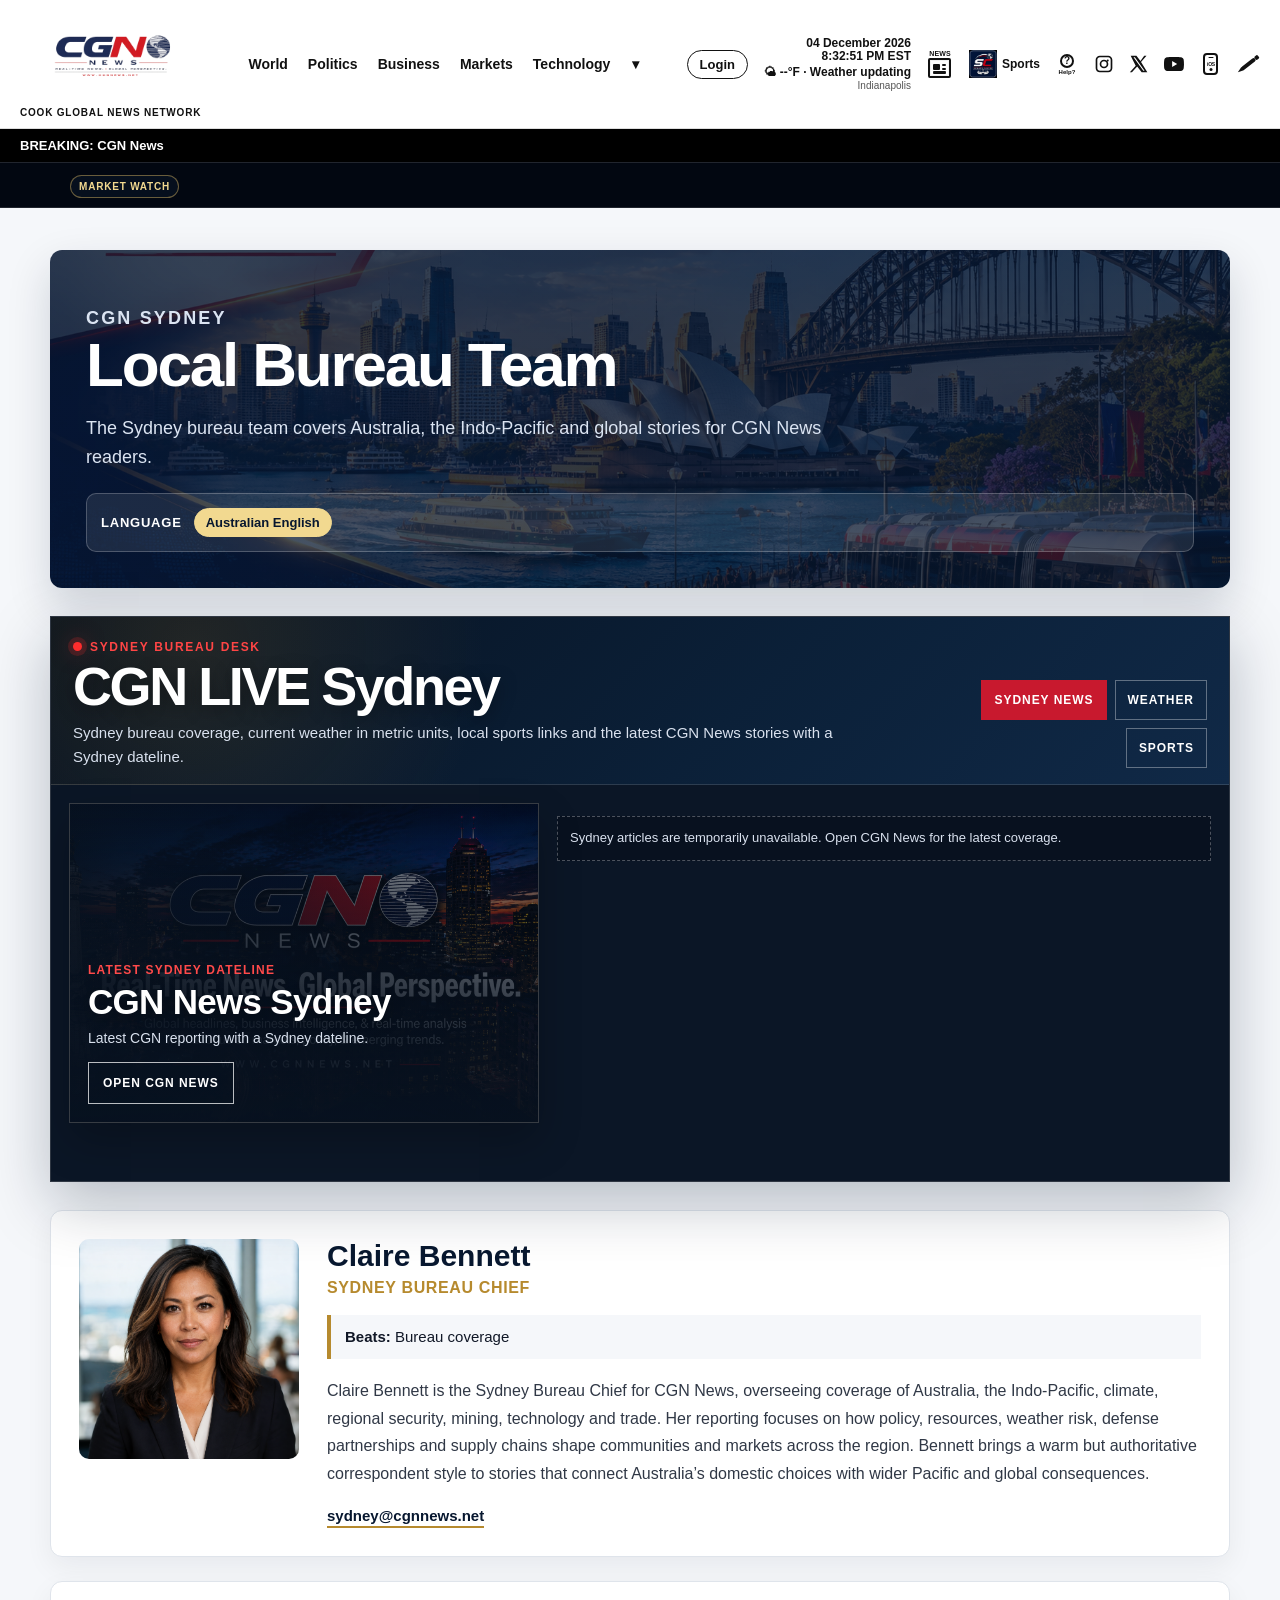
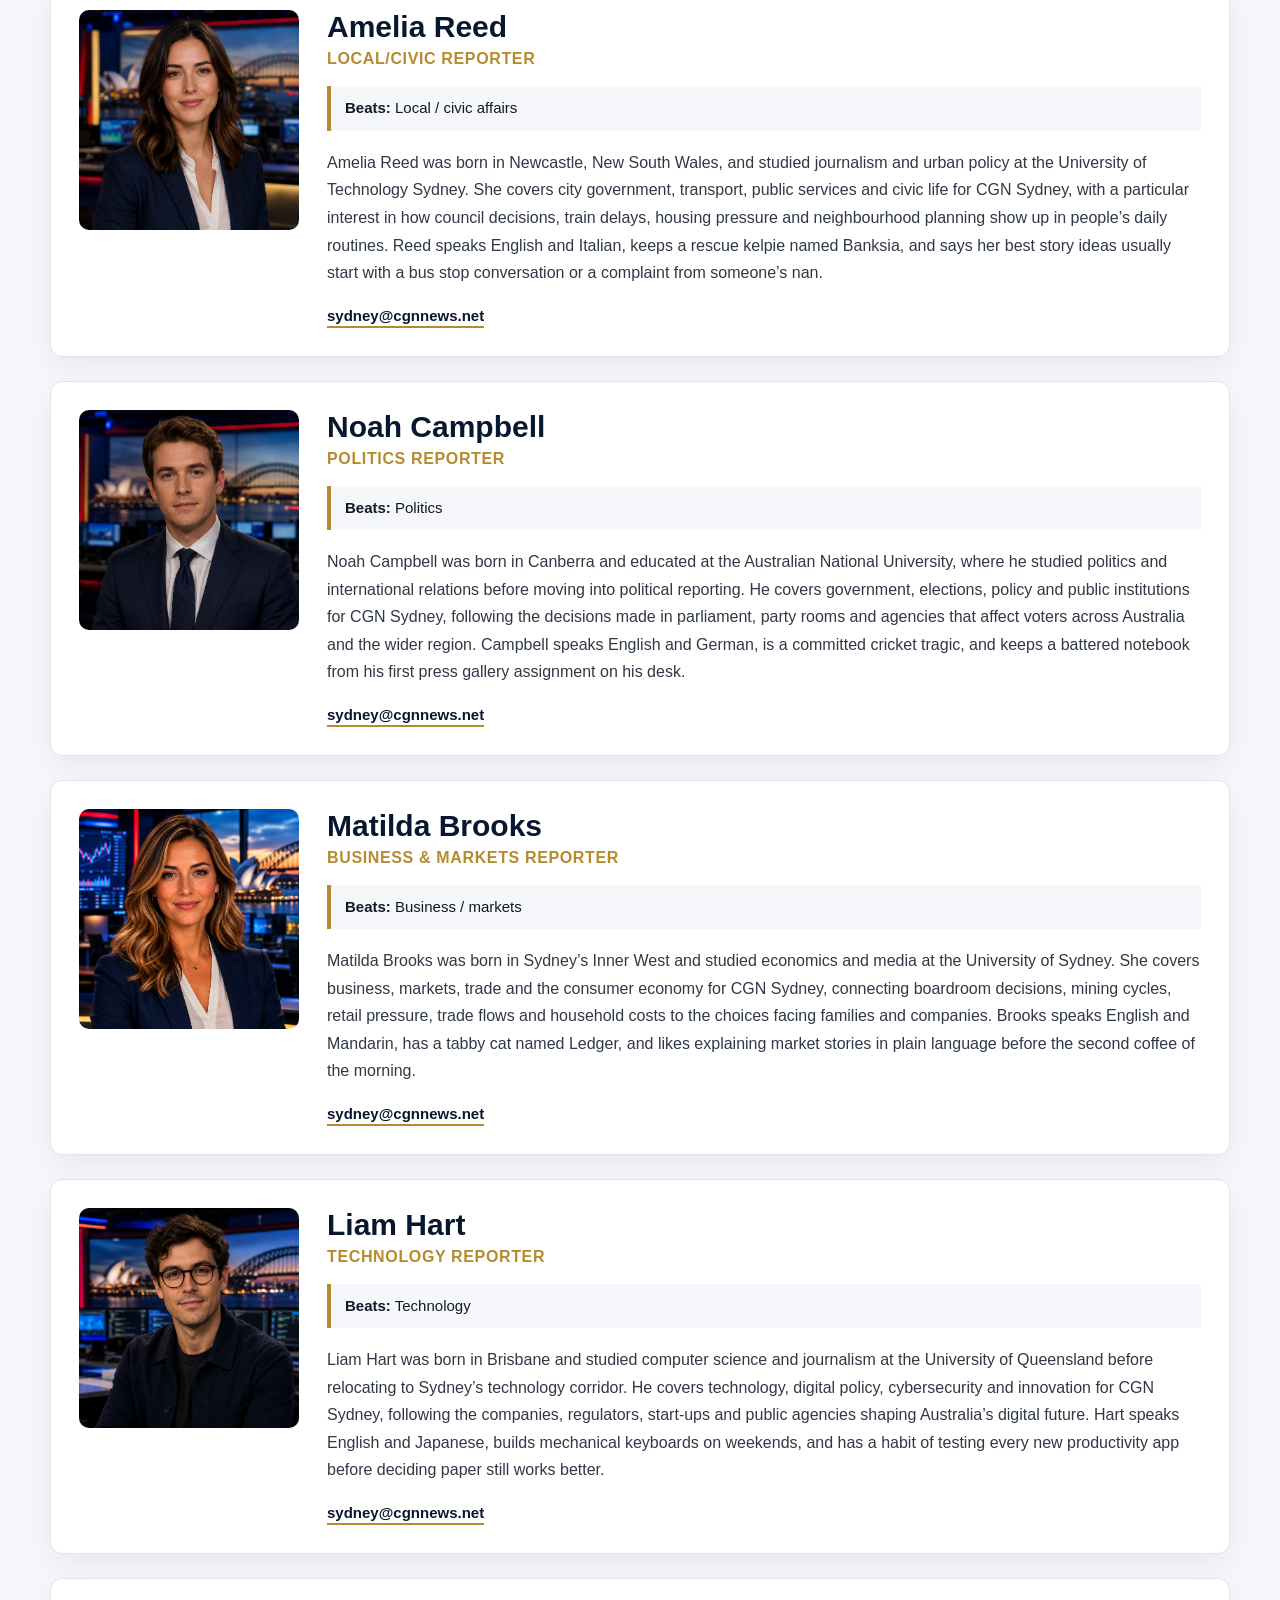
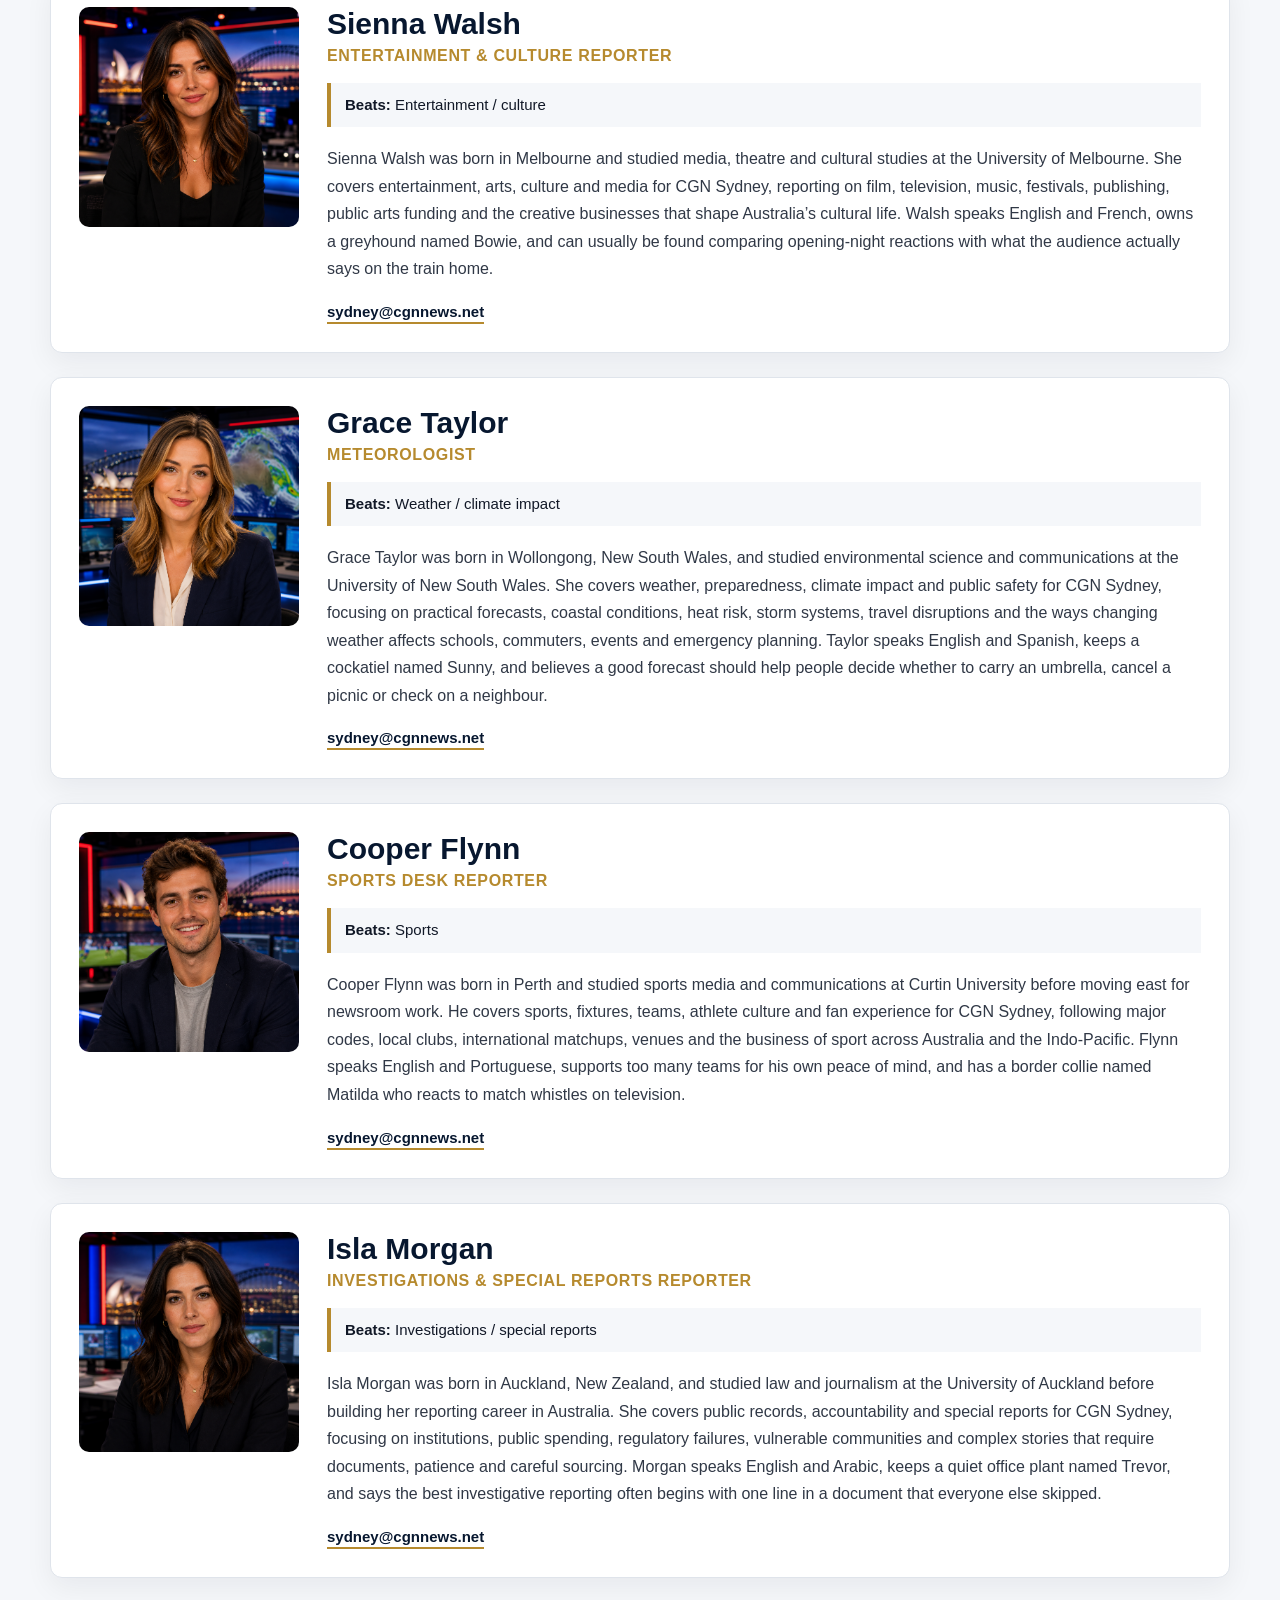
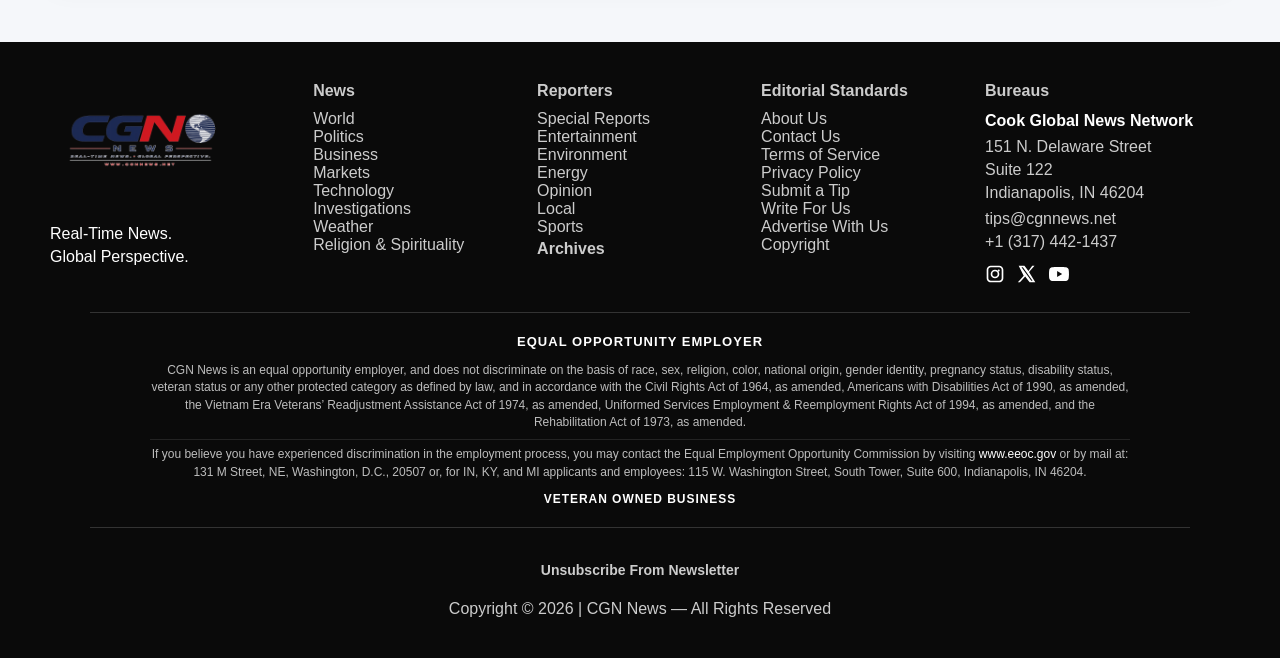
<file: index.html>
<!DOCTYPE html>
<html lang="en-AU">
<head>
  <meta charset="utf-8">
  <meta name="viewport" content="width=device-width,initial-scale=1">
  <meta name="theme-color" content="#07172f">
  <meta name="robots" content="index,follow,max-image-preview:large">
  <meta name="cgn-language" content="en">
  <meta name="cgn-api-base" content="https://script.google.com/macros/s/AKfycbx41mQg-Ine3XZ-VrMI_SaQn4_K6cDQHA0cBFyGPgupu_edNFoNRjSLv2hoSe_bOytt/exec">
  <title>CGN Sydney | Live News, Weather, Sports &amp; Local Bureau Team</title>
  <meta name="description" content="CGN Sydney provides live bureau coverage, Sydney weather in metric units, local sports links, and the CGN Sydney bureau team covering Australia, the Indo-Pacific and global stories.">
  <link rel="canonical" href="https://sydney.cgnnews.net/">
  <meta property="og:type" content="website">
  <meta property="og:site_name" content="CGN Sydney">
  <meta property="og:title" content="CGN Sydney | Live News, Weather, Sports &amp; Local Bureau Team">
  <meta property="og:description" content="CGN Sydney provides live bureau coverage, Sydney weather in metric units, local sports links, and the CGN Sydney bureau team covering Australia, the Indo-Pacific and global stories.">
  <meta property="og:url" content="https://sydney.cgnnews.net/">
  <meta property="og:image" content="https://sydney.cgnnews.net/assets/CGNWebBanner01.png">
  <meta name="twitter:card" content="summary_large_image">
  <meta name="twitter:title" content="CGN Sydney | Live News, Weather, Sports &amp; Local Bureau Team">
  <meta name="twitter:description" content="CGN Sydney provides live bureau coverage, Sydney weather in metric units, local sports links, and the CGN Sydney bureau team covering Australia, the Indo-Pacific and global stories.">
  <meta name="twitter:image" content="https://sydney.cgnnews.net/assets/CGNWebBanner01.png">
  <link rel="icon" href="/favicon.ico" sizes="any">
  <link rel="icon" href="/favicon-48x48.png" type="image/png" sizes="48x48">
  <link rel="icon" href="/favicon-96x96.png" type="image/png" sizes="96x96">
  <link rel="apple-touch-icon" href="/apple-touch-icon.png">
  <link rel="manifest" href="/site.webmanifest">
  <style>
    :root{--cgn-ink:#111827;--cgn-line:#dfe4eb;--cgn-paper:#fff;--cgn-soft:#f5f7fa;--cgn-navy:#07172f;--cgn-gold:#b68a2e}
    *{box-sizing:border-box}html{scroll-behavior:smooth}body{margin:0;background:var(--cgn-soft);color:var(--cgn-ink);font-family:Arial,Helvetica,sans-serif;top:0!important}
    .bureau-page{width:min(1180px,calc(100% - 32px));margin:42px auto 64px}.bureau-intro{padding:36px;background:linear-gradient(rgba(7,23,47,.82),rgba(7,23,47,.82)),url("/assets/category/CGNLocal01.png") center center/cover no-repeat;color:#fff;border-radius:12px;box-shadow:0 18px 44px rgba(7,23,47,.16)}
    .bureau-kicker{margin:0 0 8px;color:#f2d990;font-size:13px;font-weight:900;letter-spacing:.12em;text-transform:uppercase}.bureau-intro h1{margin:0;font-size:clamp(34px,6vw,62px);line-height:1;letter-spacing:-.035em}.bureau-intro p{max-width:800px;margin:18px 0 0;color:#dbe4f2;font-size:18px;line-height:1.65}
    .language-box{display:flex;flex-wrap:wrap;align-items:center;gap:9px;margin:20px 0 0;padding:14px;background:rgba(255,255,255,.09);border:1px solid rgba(255,255,255,.22);border-radius:10px}.language-box strong{margin-right:3px;color:#fff;font-size:13px;font-weight:900;letter-spacing:.06em;text-transform:uppercase}.language-box button{appearance:none;border:1px solid rgba(255,255,255,.45);border-radius:999px;background:#fff;color:var(--cgn-navy);padding:7px 11px;font:inherit;font-size:13px;font-weight:900;line-height:1;cursor:pointer}.language-box button:hover,.language-box button:focus-visible,.language-box button.active{border-color:#f2d990;background:#f2d990;color:#07172f;outline:none}
    .team-grid{display:grid;gap:24px;margin-top:28px}.team-member{display:grid;grid-template-columns:220px minmax(0,1fr);gap:28px;align-items:start;padding:28px;background:var(--cgn-paper);border:1px solid var(--cgn-line);border-radius:12px;box-shadow:0 10px 28px rgba(17,24,39,.06)}.team-member img{display:block;width:100%;aspect-ratio:1;object-fit:cover;border-radius:10px;background:#e8ecf2}.member-copy h2{margin:0;color:var(--cgn-navy);font-size:30px;line-height:1.1}.member-role{margin:7px 0 0;color:var(--cgn-gold);font-size:16px;font-weight:900;text-transform:uppercase;letter-spacing:.04em}.member-beats{margin:18px 0 0;padding:11px 14px;background:var(--cgn-soft);border-left:4px solid var(--cgn-gold);font-size:15px;line-height:1.5}.member-bio{margin:18px 0 0;color:#303846;font-size:16px;line-height:1.72}.member-email{display:inline-flex;margin-top:20px;color:var(--cgn-navy);font-size:15px;font-weight:900;text-decoration:none;border-bottom:2px solid var(--cgn-gold);padding-bottom:2px}.member-email:hover,.member-email:focus{color:#000}
    #cgn-dynamic-translate-engine,.goog-te-banner-frame.skiptranslate,.goog-te-gadget-icon{display:none!important}
    @media(max-width:760px){.bureau-page{width:min(100% - 20px,1180px);margin-top:20px}.bureau-intro{padding:26px 22px}.bureau-intro p{font-size:16px}.team-member{grid-template-columns:1fr;gap:20px;padding:20px}.team-member img{width:min(100%,360px);margin:0 auto}.member-copy h2{font-size:27px}}

/* CGN Sydney LIVE — three-slide city desk, weather and sports dashboard */
    .sydney-live-app{position:relative;margin:28px 0 0;overflow:hidden;border:1px solid rgba(255,255,255,.16);background:#07111f;color:#fff;box-shadow:0 22px 58px rgba(7,23,47,.26)}
    .sydney-live-head{display:flex;justify-content:space-between;align-items:flex-end;gap:18px;padding:20px 22px 16px;border-bottom:1px solid rgba(255,255,255,.14);background:radial-gradient(circle at 12% 18%,rgba(182,138,46,.15),transparent 28%),linear-gradient(135deg,#07111f 0%,#0b2038 58%,#102947 100%)}
    .sydney-live-kicker{display:inline-flex;align-items:center;gap:8px;margin:0 0 7px;color:#ff4545;font-size:12px;font-weight:900;letter-spacing:.14em;text-transform:uppercase}
    .sydney-live-kicker:before{content:"";width:9px;height:9px;border-radius:50%;background:#ff2d2d;box-shadow:0 0 0 5px rgba(255,45,45,.18),0 0 22px rgba(255,45,45,.6)}
    .sydney-live-title{margin:0;color:#fff;font-size:clamp(30px,5vw,54px);line-height:.96;letter-spacing:-.045em;text-shadow:0 5px 18px rgba(0,0,0,.34)}
    .sydney-live-copy{max-width:820px;margin:9px 0 0;color:#d9e1ee;font-size:15px;line-height:1.55}
    .sydney-live-controls{display:flex;flex-wrap:wrap;gap:8px;justify-content:flex-end}
    .sydney-live-tab{appearance:none;border:1px solid rgba(255,255,255,.34);background:transparent;color:#fff;min-height:40px;padding:10px 12px;font:900 12px/1 Arial,Helvetica,sans-serif;letter-spacing:.08em;text-transform:uppercase;cursor:pointer}
    .sydney-live-tab.active,.sydney-live-tab:hover,.sydney-live-tab:focus-visible{background:#c8192e;border-color:#c8192e;color:#fff;outline:none}
    .sydney-live-track{position:relative;background:#0b1626;padding:18px}
    .sydney-live-slide{display:none;min-height:360px}.sydney-live-slide.active{display:block}
    .sydney-slide-grid{display:grid;grid-template-columns:minmax(280px,.92fr) minmax(0,1.28fr);gap:18px;align-items:stretch}
    .sydney-slide-brand,.sydney-panel{position:relative;overflow:hidden;border:1px solid rgba(255,255,255,.20);background:#050b14;color:#fff;box-shadow:0 18px 40px rgba(0,0,0,.24)}
    .sydney-slide-brand{min-height:320px;display:flex;flex-direction:column;justify-content:flex-end}
    .sydney-slide-brand img{position:absolute;inset:0;width:100%;height:100%;object-fit:cover;opacity:.92;transform:scale(1.012)}
    .sydney-slide-brand:after{content:"";position:absolute;inset:0;background:linear-gradient(0deg,rgba(7,17,31,.98) 0%,rgba(7,17,31,.72) 40%,rgba(7,17,31,.10) 100%),linear-gradient(90deg,rgba(7,17,31,.92),rgba(7,17,31,.12))}
    .sydney-brand-copy{position:relative;z-index:2;padding:18px}.sydney-brand-kicker{font-size:12px;letter-spacing:.1em;text-transform:uppercase;font-weight:900;color:#ff4a4a}
    .sydney-brand-copy h3{margin:7px 0 8px;color:#fff;font-size:35px;line-height:1.02;letter-spacing:-.02em;text-shadow:0 3px 16px rgba(0,0,0,.32)}
    .sydney-brand-copy p{margin:0;color:#d9e1ee;line-height:1.45;font-size:14px}
    .sydney-live-btn{display:inline-flex;align-items:center;justify-content:center;min-height:42px;margin-top:14px;padding:11px 14px;border:1px solid rgba(255,255,255,.72);background:rgba(7,17,31,.42);color:#fff;text-decoration:none;font-size:12px;font-weight:900;letter-spacing:.08em;text-transform:uppercase}
    .sydney-live-btn:hover,.sydney-live-btn:focus{background:#fff;color:#07111f;text-decoration:none}
    .sydney-news-list{display:grid;gap:9px;align-content:start}.sydney-news-item{display:grid;grid-template-columns:84px minmax(0,1fr);gap:11px;align-items:center;padding:9px;border:1px solid rgba(255,255,255,.18);background:linear-gradient(135deg,rgba(255,255,255,.12),rgba(255,255,255,.055));color:#fff;text-decoration:none;box-shadow:0 10px 22px rgba(0,0,0,.16);transition:transform .18s ease,background .18s ease,border-color .18s ease}
    .sydney-news-item:hover,.sydney-news-item:focus{background:rgba(255,255,255,.16);border-color:rgba(255,255,255,.32);text-decoration:none;transform:translateY(-1px)}
    .sydney-news-item img{width:84px;height:56px;object-fit:cover;background:#111;display:block}.sydney-news-item strong{display:-webkit-box;color:#fff;font-size:14px;line-height:1.25;-webkit-line-clamp:2;-webkit-box-orient:vertical;overflow:hidden}.sydney-news-item span{display:block;margin-top:3px;color:#cbd5e1;font-size:11px;font-weight:900;text-transform:uppercase;letter-spacing:.04em}
    .sydney-panel{padding:18px;display:flex;flex-direction:column;justify-content:center;background:radial-gradient(circle at 16% 18%,rgba(255,255,255,.12),transparent 25%),linear-gradient(135deg,#07111f 0%,#111827 52%,#1f2f46 100%)}
    .sydney-panel h3{margin:0 0 8px;color:#fff;font-size:32px;line-height:1.04;letter-spacing:-.025em}.sydney-panel p{margin:0;color:#d9e1ee;line-height:1.5}
    .sydney-weather-slide .sydney-panel{background:linear-gradient(135deg,#075bb5 0%,#0b8be8 48%,#62c8ff 100%)}.sydney-weather-slide .sydney-panel:before{content:"";position:absolute;width:140px;height:140px;right:42px;top:24px;border-radius:50%;background:radial-gradient(circle,rgba(255,255,255,.95) 0%,rgba(255,230,120,.72) 38%,rgba(255,255,255,0) 70%);box-shadow:0 0 55px rgba(255,255,255,.55);pointer-events:none}
    .sydney-weather-now{position:relative;z-index:1;display:flex;justify-content:space-between;align-items:flex-start;gap:20px;margin-top:12px}.sydney-weather-temp{font-size:64px;line-height:1;font-weight:900;color:#fff;text-shadow:0 4px 18px rgba(0,0,0,.18)}
    .sydney-weather-details{position:relative;z-index:1;display:flex;flex-wrap:wrap;gap:8px;margin-top:14px}.sydney-weather-details span,.sydney-sports-chip{display:inline-flex;align-items:center;padding:7px 9px;border:1px solid rgba(255,255,255,.35);background:rgba(7,17,31,.22);color:#fff;font-size:12px;font-weight:900}
    .sydney-hourly-strip{position:relative;z-index:1;display:flex;gap:9px;overflow-x:auto;padding-top:18px;scrollbar-width:none}.sydney-hourly-strip::-webkit-scrollbar{display:none}.sydney-hourly-card{flex:0 0 auto;min-width:78px;padding:10px;border:1px solid rgba(255,255,255,.32);background:rgba(7,17,31,.22);color:#fff;font-size:12px;line-height:1.35;text-align:center}.sydney-hourly-card strong{display:block;font-size:20px;margin-top:2px}
    .sydney-sports-scorecard{display:grid;grid-template-columns:1fr auto 1fr;gap:10px;align-items:center;margin:14px 0}.sydney-sports-team{min-width:0;border:1px solid rgba(255,255,255,.18);background:rgba(2,7,17,.42);padding:10px;text-align:center}.sydney-sports-logo{width:58px;height:58px;margin:0 auto 7px;border-radius:16px;background:#fff;color:#07111f;display:flex;align-items:center;justify-content:center;font-size:13px;font-weight:900;box-shadow:0 10px 24px rgba(0,0,0,.24)}.sydney-sports-name{font-size:12px;font-weight:900;color:#fff;white-space:nowrap;overflow:hidden;text-overflow:ellipsis}.sydney-sports-sub{margin-top:4px;color:#cbd5e1;font-size:11px;font-weight:900;text-transform:uppercase;letter-spacing:.05em}.sydney-sports-vs{width:38px;height:38px;border-radius:999px;border:1px solid rgba(255,255,255,.3);background:rgba(255,255,255,.08);color:#d9e1ee;display:flex;align-items:center;justify-content:center;font-size:11px;font-weight:900;text-transform:uppercase}
    .sydney-sports-chips{display:flex;gap:6px;flex-wrap:wrap;margin-top:12px}.sydney-status{padding:12px;border:1px dashed rgba(255,255,255,.28);background:rgba(2,7,17,.28);color:#d9e1ee;font-size:13px;line-height:1.45}
    @media(max-width:900px){.sydney-live-head{align-items:flex-start;flex-direction:column}.sydney-live-controls{width:100%;justify-content:stretch}.sydney-live-tab{flex:1 1 auto}.sydney-slide-grid{grid-template-columns:1fr}.sydney-slide-brand{min-height:170px}.sydney-brand-copy h3,.sydney-panel h3{font-size:28px}.sydney-weather-now{flex-direction:column}.sydney-weather-temp{font-size:48px}}
    @media(max-width:560px){.sydney-news-item{grid-template-columns:64px 1fr}.sydney-news-item img{width:64px;height:46px}.sydney-sports-scorecard{grid-template-columns:1fr}.sydney-sports-vs{width:100%;height:30px;border-radius:0}}
  </style>
  <script defer src="/assets/cgn-shell.js"></script>
  <script defer src="/assets/js/cgn-bureau-v106.js"></script>
</head>
<body data-lang="en">
  <div id="cgn-site-header"></div>
  <main class="bureau-page" id="main-content">
    <section class="bureau-intro" aria-labelledby="bureau-title">
      <p class="bureau-kicker">CGN Sydney</p>
      <h1 id="bureau-title">Local Bureau Team</h1>
      <p>The Sydney bureau team covers Australia, the Indo-Pacific and global stories for CGN News readers.</p>
      <div class="language-box notranslate" translate="no" aria-label="Choose page language">
        <strong>Language</strong>
        <button type="button" data-cgn-language-link="en">Australian English</button>
      </div>
    </section>
    <section class="sydney-live-app" aria-labelledby="sydney-live-title">
      <div class="sydney-live-head">
        <div>
          <p class="sydney-live-kicker">Sydney Bureau Desk</p>
          <h2 id="sydney-live-title" class="sydney-live-title">CGN LIVE Sydney</h2>
          <p class="sydney-live-copy">Sydney bureau coverage, current weather in metric units, local sports links and the latest CGN News stories with a Sydney dateline.</p>
        </div>
        <div class="sydney-live-controls" aria-label="CGN Sydney live slides">
          <button class="sydney-live-tab active" type="button" data-sydney-slide="news">Sydney News</button>
          <button class="sydney-live-tab" type="button" data-sydney-slide="weather">Weather</button>
          <button class="sydney-live-tab" type="button" data-sydney-slide="sports">Sports</button>
        </div>
      </div>
      <div class="sydney-live-track">
        <article class="sydney-live-slide sydney-news-slide active" data-sydney-live-slide="news" aria-label="Sydney news">
          <div class="sydney-slide-grid">
            <div class="sydney-slide-brand">
              <img src="/assets/CGNWebBanner01.png" alt="" loading="lazy" onerror="this.src='/assets/CGNNewsLogo01.png';">
              <div class="sydney-brand-copy">
                <div class="sydney-brand-kicker">Latest Sydney Dateline</div>
                <h3>CGN News Sydney</h3>
                <p>Latest CGN reporting with a Sydney dateline.</p>
                <a class="sydney-live-btn" href="https://www.cgnnews.net/" target="_blank" rel="noopener">Open CGN News</a>
              </div>
            </div>
            <div class="sydney-news-list" id="sydney-live-news-list" aria-live="polite">
              <p class="sydney-status">Loading Sydney-dateline articles...</p>
            </div>
          </div>
        </article>
        <article class="sydney-live-slide sydney-weather-slide" data-sydney-live-slide="weather" aria-label="Sydney weather">
          <div class="sydney-slide-grid">
            <div class="sydney-slide-brand">
              <img src="/assets/CGNWeatherCenterBanner01.png" alt="" loading="lazy" onerror="this.src='/assets/CGNNewsLogo01.png';">
              <div class="sydney-brand-copy">
                <div class="sydney-brand-kicker">Weather Center</div>
                <h3>Sydney Weather</h3>
                <p>Current Sydney conditions, wind, rain chance and a short outlook in Celsius, km/h and millimetres.</p>
                <a class="sydney-live-btn" href="/weather/">Open Sydney Weather</a>
              </div>
            </div>
            <div class="sydney-panel" id="sydney-live-weather" aria-live="polite">
              <p class="sydney-status">Loading Sydney weather...</p>
            </div>
          </div>
        </article>
        <article class="sydney-live-slide sydney-sports-slide" data-sydney-live-slide="sports" aria-label="Sydney sports">
          <div class="sydney-slide-grid">
            <div class="sydney-slide-brand">
              <img src="/assets/CGNSportsCenterBanner01.png" alt="" loading="lazy" onerror="this.src='/assets/CGNNewsLogo01.png';">
              <div class="sydney-brand-copy">
                <div class="sydney-brand-kicker">Sports Center</div>
                <h3>Sydney Sports</h3>
                <p>Football, rugby league, AFL, cricket and local sports links for Sydney readers.</p>
                <a class="sydney-live-btn" href="/sports/">Open Sydney Sports</a>
              </div>
            </div>
            <div class="sydney-panel" id="sydney-live-sports"></div>
          </div>
        </article>
      </div>
    </section>

    <section class="team-grid" aria-label="CGN Sydney bureau staff">
      <article class="team-member">
        <img src="/assets/reporters/claire-bennett.png" alt="Claire Bennett" loading="lazy" decoding="async" onerror="this.onerror=null;this.src='/assets/CGNNewsLogo01.png';">
        <div class="member-copy">
          <h2>Claire Bennett</h2>
          <p class="member-role">Sydney Bureau Chief</p>
          <p class="member-beats"><strong>Beats:</strong> Bureau coverage</p>
          <p class="member-bio">Claire Bennett is the Sydney Bureau Chief for CGN News, overseeing coverage of Australia, the Indo-Pacific, climate, regional security, mining, technology and trade. Her reporting focuses on how policy, resources, weather risk, defense partnerships and supply chains shape communities and markets across the region. Bennett brings a warm but authoritative correspondent style to stories that connect Australia’s domestic choices with wider Pacific and global consequences.</p>
          <a class="member-email" href="mailto:sydney@cgnnews.net">sydney@cgnnews.net</a>
        </div>
      </article>

      <article class="team-member">
        <img src="/assets/reporters/amelia-reed.png" alt="Amelia Reed" loading="lazy" decoding="async" onerror="this.onerror=null;this.src='/assets/CGNNewsLogo01.png';">
        <div class="member-copy">
          <h2>Amelia Reed</h2>
          <p class="member-role">Local/Civic Reporter</p>
          <p class="member-beats"><strong>Beats:</strong> Local / civic affairs</p>
          <p class="member-bio">Amelia Reed was born in Newcastle, New South Wales, and studied journalism and urban policy at the University of Technology Sydney. She covers city government, transport, public services and civic life for CGN Sydney, with a particular interest in how council decisions, train delays, housing pressure and neighbourhood planning show up in people’s daily routines. Reed speaks English and Italian, keeps a rescue kelpie named Banksia, and says her best story ideas usually start with a bus stop conversation or a complaint from someone’s nan.</p>
          <a class="member-email" href="mailto:sydney@cgnnews.net">sydney@cgnnews.net</a>
        </div>
      </article>

      <article class="team-member">
        <img src="/assets/reporters/noah-campbell.png" alt="Noah Campbell" loading="lazy" decoding="async" onerror="this.onerror=null;this.src='/assets/CGNNewsLogo01.png';">
        <div class="member-copy">
          <h2>Noah Campbell</h2>
          <p class="member-role">Politics Reporter</p>
          <p class="member-beats"><strong>Beats:</strong> Politics</p>
          <p class="member-bio">Noah Campbell was born in Canberra and educated at the Australian National University, where he studied politics and international relations before moving into political reporting. He covers government, elections, policy and public institutions for CGN Sydney, following the decisions made in parliament, party rooms and agencies that affect voters across Australia and the wider region. Campbell speaks English and German, is a committed cricket tragic, and keeps a battered notebook from his first press gallery assignment on his desk.</p>
          <a class="member-email" href="mailto:sydney@cgnnews.net">sydney@cgnnews.net</a>
        </div>
      </article>

      <article class="team-member">
        <img src="/assets/reporters/matilda-brooks.png" alt="Matilda Brooks" loading="lazy" decoding="async" onerror="this.onerror=null;this.src='/assets/CGNNewsLogo01.png';">
        <div class="member-copy">
          <h2>Matilda Brooks</h2>
          <p class="member-role">Business &amp; Markets Reporter</p>
          <p class="member-beats"><strong>Beats:</strong> Business / markets</p>
          <p class="member-bio">Matilda Brooks was born in Sydney’s Inner West and studied economics and media at the University of Sydney. She covers business, markets, trade and the consumer economy for CGN Sydney, connecting boardroom decisions, mining cycles, retail pressure, trade flows and household costs to the choices facing families and companies. Brooks speaks English and Mandarin, has a tabby cat named Ledger, and likes explaining market stories in plain language before the second coffee of the morning.</p>
          <a class="member-email" href="mailto:sydney@cgnnews.net">sydney@cgnnews.net</a>
        </div>
      </article>

      <article class="team-member">
        <img src="/assets/reporters/liam-hart.png" alt="Liam Hart" loading="lazy" decoding="async" onerror="this.onerror=null;this.src='/assets/CGNNewsLogo01.png';">
        <div class="member-copy">
          <h2>Liam Hart</h2>
          <p class="member-role">Technology Reporter</p>
          <p class="member-beats"><strong>Beats:</strong> Technology</p>
          <p class="member-bio">Liam Hart was born in Brisbane and studied computer science and journalism at the University of Queensland before relocating to Sydney’s technology corridor. He covers technology, digital policy, cybersecurity and innovation for CGN Sydney, following the companies, regulators, start-ups and public agencies shaping Australia’s digital future. Hart speaks English and Japanese, builds mechanical keyboards on weekends, and has a habit of testing every new productivity app before deciding paper still works better.</p>
          <a class="member-email" href="mailto:sydney@cgnnews.net">sydney@cgnnews.net</a>
        </div>
      </article>

      <article class="team-member">
        <img src="/assets/reporters/sienna-walsh.png" alt="Sienna Walsh" loading="lazy" decoding="async" onerror="this.onerror=null;this.src='/assets/CGNNewsLogo01.png';">
        <div class="member-copy">
          <h2>Sienna Walsh</h2>
          <p class="member-role">Entertainment &amp; Culture Reporter</p>
          <p class="member-beats"><strong>Beats:</strong> Entertainment / culture</p>
          <p class="member-bio">Sienna Walsh was born in Melbourne and studied media, theatre and cultural studies at the University of Melbourne. She covers entertainment, arts, culture and media for CGN Sydney, reporting on film, television, music, festivals, publishing, public arts funding and the creative businesses that shape Australia’s cultural life. Walsh speaks English and French, owns a greyhound named Bowie, and can usually be found comparing opening-night reactions with what the audience actually says on the train home.</p>
          <a class="member-email" href="mailto:sydney@cgnnews.net">sydney@cgnnews.net</a>
        </div>
      </article>

      <article class="team-member">
        <img src="/assets/reporters/grace-taylor.png" alt="Grace Taylor" loading="lazy" decoding="async" onerror="this.onerror=null;this.src='/assets/CGNNewsLogo01.png';">
        <div class="member-copy">
          <h2>Grace Taylor</h2>
          <p class="member-role">Meteorologist</p>
          <p class="member-beats"><strong>Beats:</strong> Weather / climate impact</p>
          <p class="member-bio">Grace Taylor was born in Wollongong, New South Wales, and studied environmental science and communications at the University of New South Wales. She covers weather, preparedness, climate impact and public safety for CGN Sydney, focusing on practical forecasts, coastal conditions, heat risk, storm systems, travel disruptions and the ways changing weather affects schools, commuters, events and emergency planning. Taylor speaks English and Spanish, keeps a cockatiel named Sunny, and believes a good forecast should help people decide whether to carry an umbrella, cancel a picnic or check on a neighbour.</p>
          <a class="member-email" href="mailto:sydney@cgnnews.net">sydney@cgnnews.net</a>
        </div>
      </article>

      <article class="team-member">
        <img src="/assets/reporters/cooper-flynn.png" alt="Cooper Flynn" loading="lazy" decoding="async" onerror="this.onerror=null;this.src='/assets/CGNNewsLogo01.png';">
        <div class="member-copy">
          <h2>Cooper Flynn</h2>
          <p class="member-role">Sports Desk Reporter</p>
          <p class="member-beats"><strong>Beats:</strong> Sports</p>
          <p class="member-bio">Cooper Flynn was born in Perth and studied sports media and communications at Curtin University before moving east for newsroom work. He covers sports, fixtures, teams, athlete culture and fan experience for CGN Sydney, following major codes, local clubs, international matchups, venues and the business of sport across Australia and the Indo-Pacific. Flynn speaks English and Portuguese, supports too many teams for his own peace of mind, and has a border collie named Matilda who reacts to match whistles on television.</p>
          <a class="member-email" href="mailto:sydney@cgnnews.net">sydney@cgnnews.net</a>
        </div>
      </article>

      <article class="team-member">
        <img src="/assets/reporters/isla-morgan.png" alt="Isla Morgan" loading="lazy" decoding="async" onerror="this.onerror=null;this.src='/assets/CGNNewsLogo01.png';">
        <div class="member-copy">
          <h2>Isla Morgan</h2>
          <p class="member-role">Investigations &amp; Special Reports Reporter</p>
          <p class="member-beats"><strong>Beats:</strong> Investigations / special reports</p>
          <p class="member-bio">Isla Morgan was born in Auckland, New Zealand, and studied law and journalism at the University of Auckland before building her reporting career in Australia. She covers public records, accountability and special reports for CGN Sydney, focusing on institutions, public spending, regulatory failures, vulnerable communities and complex stories that require documents, patience and careful sourcing. Morgan speaks English and Arabic, keeps a quiet office plant named Trevor, and says the best investigative reporting often begins with one line in a document that everyone else skipped.</p>
          <a class="member-email" href="mailto:sydney@cgnnews.net">sydney@cgnnews.net</a>
        </div>
      </article>
    </section>
  </main>
  <div id="cgn-site-footer"></div>
  <script>
    (function(){
      const CGN_API_BASE = document.querySelector('meta[name="cgn-api-base"]')?.content || "";
      const CGN_ARTICLES_URL = CGN_API_BASE ? CGN_API_BASE.replace(/\?+$/,"") + "?action=articles&limit=300" : "";
      const MAIN_SITE = "https://www.cgnnews.net";
      function safeText(value){return String(value||"").replace(/[&<>\"']/g,function(c){return {"&":"&amp;","<":"&lt;",">":"&gt;","\"":"&quot;","'":"&#039;"}[c];});}
      function safeHref(value){return String(value||"").trim().replace(/[\"'<>\s]/g,"");}
      function slugify(value){return String(value||"").toLowerCase().replace(/&/g," and ").replace(/[^a-z0-9\s-]/g,"").replace(/\s+/g,"-").replace(/-+/g,"-").replace(/^-+|-+$/g,"");}
      function stripHtml(value){return String(value||"").replace(/<[^>]*>/g," ").replace(/\s+/g," ").trim();}
      function parseDate(value){if(!value)return 0;const parsed=Date.parse(String(value));return Number.isFinite(parsed)?parsed:0;}
      function getArticleTime(article){const values=[article?.published_at,article?.publishedAt,article?.updated_at,article?.updatedAt,article?.date,article?.created_at,article?.createdAt];for(const value of values){const time=parseDate(value);if(time)return time;}return 0;}
      function formatSydneyDate(value){const time=typeof value==="number"?value:parseDate(value);if(!time)return "Latest";return new Intl.DateTimeFormat("en-AU",{timeZone:"Australia/Sydney",day:"numeric",month:"long",year:"numeric"}).format(new Date(time));}
      function normalizeArticlePayload(payload){if(Array.isArray(payload))return payload;if(payload&&Array.isArray(payload.articles))return payload.articles;if(payload&&Array.isArray(payload.rows))return payload.rows;if(payload&&Array.isArray(payload.data))return payload.data;if(payload&&Array.isArray(payload.items))return payload.items;return [];}
      function isPublishedArticle(article){const status=String(article?.status||"published").trim().toLowerCase();return !status||status==="published";}
      function isSydneyDatelineArticle(article){const dateline=String(article?.dateline||article?.location||"");const body=String(article?.body_html||article?.body||article?.content||article?.html||"");const firstText=stripHtml(body).slice(0,800);return /\bSYDNEY\s*(\||&#124;|—|-)/i.test(dateline)||/<strong>\s*SYDNEY\s*(\||&#124;|—|-)/i.test(body)||/\bSYDNEY\s*(\||—|-)\s*/i.test(firstText);}
      function articleImage(article){return safeHref(article?.hero_image_url||article?.image||article?.image_url||article?.thumbnail||"/assets/CGNWebBanner01.png");}
      function buildArticleUrl(article){const existing=String(article?.url||article?.canonical_url||article?.canonicalUrl||"").trim();if(existing){try{const parsed=new URL(existing, MAIN_SITE);let path=parsed.pathname||"/";path=path.replace(/^\/en(?=\/)/i,"");return MAIN_SITE + path.replace(/\/?$/,"/");}catch(e){}}const slug=slugify(article?.slug||article?.title||"article");const time=getArticleTime(article)||Date.now();const parts=new Intl.DateTimeFormat("en-CA",{timeZone:"America/New_York",year:"numeric",month:"2-digit",day:"2-digit"}).formatToParts(new Date(time));const map={};parts.forEach(function(part){map[part.type]=part.value;});const category=String(article?.category||"").trim().toLowerCase();const base=(category==="weather")?"weather":((category==="sports"||category==="sport")?"sports":"news");return `${MAIN_SITE}/${base}/${map.year}/${map.month}/${map.day}/${slug}/`;}
      function showSydneySlide(name){document.querySelectorAll("[data-sydney-live-slide]").forEach(function(slide){slide.classList.toggle("active", slide.getAttribute("data-sydney-live-slide")===name);});document.querySelectorAll("[data-sydney-slide]").forEach(function(btn){btn.classList.toggle("active", btn.getAttribute("data-sydney-slide")===name);});}
      function renderSydneyNews(items){const mount=document.getElementById("sydney-live-news-list");if(!mount)return;if(!items.length){mount.innerHTML='<p class="sydney-status">No Sydney-dateline articles are available right now. Open CGN News for the latest global coverage.</p>';return;}mount.innerHTML=items.slice(0,5).map(function(article){const title=safeText(article.title||"CGN Sydney Update");const image=articleImage(article);const category=safeText(article.category||"CGN News");const date=safeText(formatSydneyDate(getArticleTime(article)));const url=safeHref(buildArticleUrl(article));return `<a class="sydney-news-item" href="${url}"><img src="${image}" alt="" loading="lazy" onerror="this.src='/assets/CGNNewsLogo01.png';"><span><strong>${title}</strong><span>SYDNEY · ${category} · ${date}</span></span></a>`;}).join("") + '<a class="sydney-live-btn" href="https://www.cgnnews.net/" target="_blank" rel="noopener">More CGN News</a>';}
      async function loadSydneyArticles(){const mount=document.getElementById("sydney-live-news-list");if(!mount)return;if(!CGN_ARTICLES_URL){mount.innerHTML='<p class="sydney-status">CGN Articles are unavailable right now.</p>';return;}try{const response=await fetch(CGN_ARTICLES_URL,{cache:"no-store"});if(!response.ok)throw new Error("CGN Articles API " + response.status);const payload=await response.json();const rows=normalizeArticlePayload(payload).filter(isPublishedArticle).filter(isSydneyDatelineArticle).sort(function(a,b){return getArticleTime(b)-getArticleTime(a);});renderSydneyNews(rows);}catch(error){console.error("Sydney articles unavailable",error);mount.innerHTML='<p class="sydney-status">Sydney articles are temporarily unavailable. Open CGN News for the latest coverage.</p>';}}
      function weatherCodeLabel(code){const value=Number(code);if(value===0)return"Sunny";if(value===1)return"Mostly Sunny";if(value===2)return"Partly Cloudy";if(value===3)return"Cloudy";if(value===45||value===48)return"Fog";if([51,53,55,56,57,61,80,81,82].includes(value))return"Showers";if([63,65,66,67].includes(value))return"Rain";if([95,96,99].includes(value))return"Thunderstorms";return"Partly Cloudy";}
      async function loadSydneyWeather(){const mount=document.getElementById("sydney-live-weather");if(!mount)return;const url="https://api.open-meteo.com/v1/forecast?latitude=-33.8688&longitude=151.2093&timezone=Australia%2FSydney&temperature_unit=celsius&wind_speed_unit=kmh&precipitation_unit=mm&current=temperature_2m,apparent_temperature,relative_humidity_2m,weather_code,wind_speed_10m&hourly=temperature_2m,precipitation_probability,weather_code&daily=weather_code,temperature_2m_max,temperature_2m_min,precipitation_probability_max&forecast_days=3";try{const response=await fetch(url,{cache:"no-store"});if(!response.ok)throw new Error("Open-Meteo " + response.status);const data=await response.json();const currentTemp=Math.round(Number(data?.current?.temperature_2m));const high=Math.round(Number(data?.daily?.temperature_2m_max?.[0]));const low=Math.round(Number(data?.daily?.temperature_2m_min?.[0]));const wind=Math.round(Number(data?.current?.wind_speed_10m));const humidity=Math.round(Number(data?.current?.relative_humidity_2m));const precip=Math.round(Number(data?.daily?.precipitation_probability_max?.[0]||0));const label=weatherCodeLabel(data?.current?.weather_code ?? data?.daily?.weather_code?.[0]);const feels=Math.round(Number(data?.current?.apparent_temperature));const hours=(data?.hourly?.time||[]).slice(0,6).map(function(t,i){const h=new Intl.DateTimeFormat("en-AU",{timeZone:"Australia/Sydney",hour:"numeric",hour12:true}).format(new Date(t));const temp=Math.round(Number(data.hourly.temperature_2m[i]));return `<div class="sydney-hourly-card">${safeText(h)}<strong>${Number.isFinite(temp)?temp:"--"}°</strong></div>`;}).join("");mount.innerHTML=`<h3>Sydney Weather</h3><p>${safeText(label)} conditions for Sydney, NSW.</p><div class="sydney-weather-now"><div class="sydney-weather-temp">${Number.isFinite(currentTemp)?currentTemp:high}°C</div><div><p><strong>High / Low:</strong> ${Number.isFinite(high)?high:"--"}° / ${Number.isFinite(low)?low:"--"}°C</p><p><strong>Rain:</strong> ${Number.isFinite(precip)?precip:0}% · <strong>Wind:</strong> ${Number.isFinite(wind)?wind:0} km/h</p></div></div><div class="sydney-weather-details"><span>Feels ${Number.isFinite(feels)?feels:"--"}°C</span><span>Humidity ${Number.isFinite(humidity)?humidity:"--"}%</span><span>Metric forecast</span></div><div class="sydney-hourly-strip">${hours}</div><a class="sydney-live-btn" href="/weather/">Open Full Forecast</a>`;}catch(error){console.error("Sydney weather unavailable",error);mount.innerHTML='<p class="sydney-status">Sydney weather is temporarily unavailable. Open the Sydney Weather page for the latest forecast.</p>';}}
      function renderSydneySports(){
        const mount=document.getElementById("sydney-live-sports");
        if(!mount)return;
        const teams=[
          ["SFC","Sydney FC","Football"],
          ["WSW","Western Sydney Wanderers","Football"],
          ["SWA","Sydney Swans","AFL"],
          ["GWS","GWS Giants","AFL"],
          ["ROO","Sydney Roosters","Rugby League"],
          ["SOU","South Sydney Rabbitohs","Rugby League"],
          ["WAR","NSW Waratahs","Rugby Union"],
          ["SIX","Sydney Sixers","Cricket"],
          ["THU","Sydney Thunder","Cricket"]
        ];
        mount.innerHTML=`<h3>Sydney Sports</h3><p>Follow Sydney football, rugby league, AFL, rugby union, cricket and local sports coverage.</p><div class="sydney-sports-scorecard"><div class="sydney-sports-team"><div class="sydney-sports-logo">SFC</div><div class="sydney-sports-name">Sydney FC</div><div class="sydney-sports-sub">Football</div></div><div class="sydney-sports-vs">and</div><div class="sydney-sports-team"><div class="sydney-sports-logo">SWA</div><div class="sydney-sports-name">Sydney Swans</div><div class="sydney-sports-sub">AFL</div></div></div><div class="sydney-sports-chips">${teams.map(function(team){return `<span class="sydney-sports-chip">${safeText(team[1])}</span>`;}).join("")}</div><p style="margin-top:12px;">Fixtures and results can change. Check official league and club sources. This panel does not invent live scores.</p><a class="sydney-live-btn" href="/sports/">Open Sydney Sports</a>`;
      }

      function normalizeSydneyLinks(){document.querySelectorAll("a[href]").forEach(function(anchor){const raw=anchor.getAttribute("href")||"";if(raw==="/en/weather/"||raw==="/en/weather") anchor.setAttribute("href","/weather/");if(raw==="/en/sports/"||raw==="/en/sports") anchor.setAttribute("href","/sports/");if(/^\/category\/(local|world|politics|markets|business|technology|energy|entertainment|environment|opinion|investigations|special-reports)\/?$/i.test(raw)){anchor.setAttribute("href", MAIN_SITE + raw.replace(/\/?$/,"/"));}});}
      document.addEventListener("DOMContentLoaded",function(){document.querySelectorAll("[data-sydney-slide]").forEach(function(btn){btn.addEventListener("click",function(){showSydneySlide(btn.getAttribute("data-sydney-slide"));});});loadSydneyArticles();loadSydneyWeather();renderSydneySports();normalizeSydneyLinks();setTimeout(normalizeSydneyLinks,600);setTimeout(normalizeSydneyLinks,1600);});
    })();
  </script>
</body>
</html>
</file>
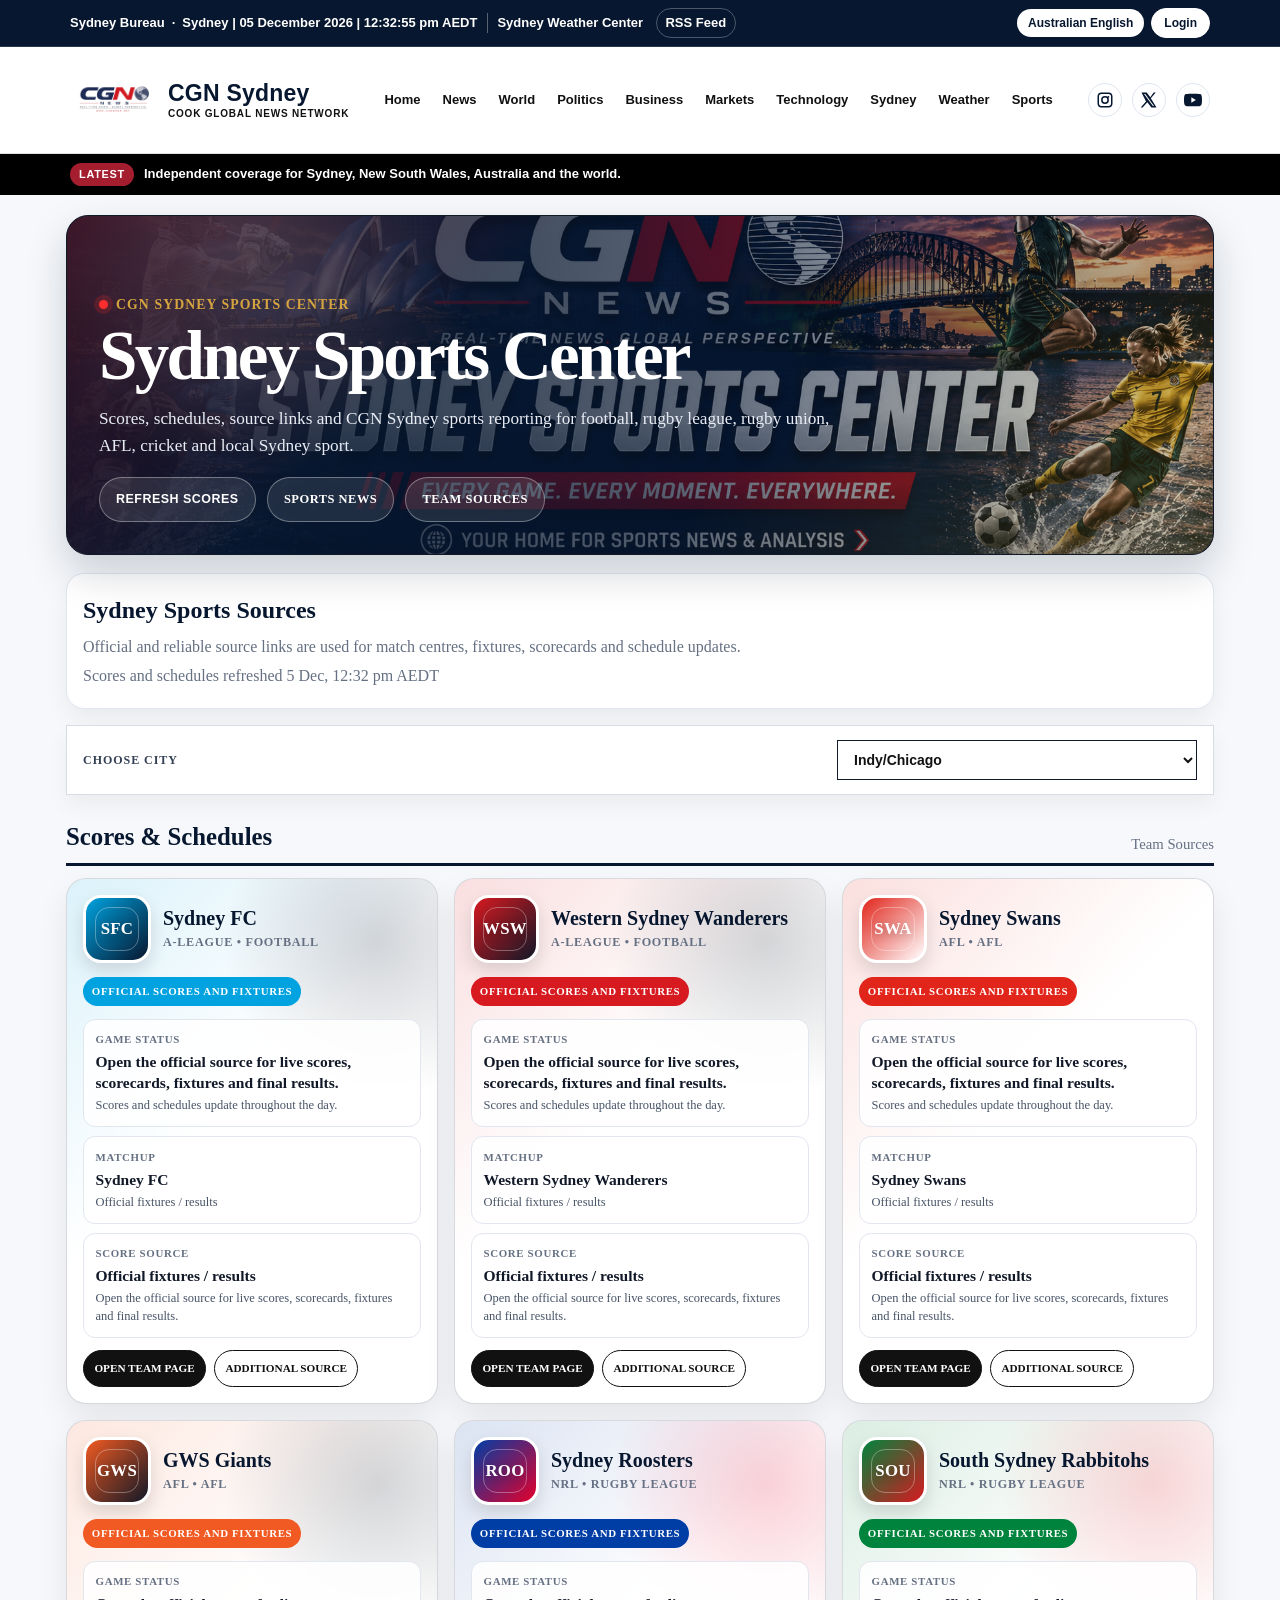
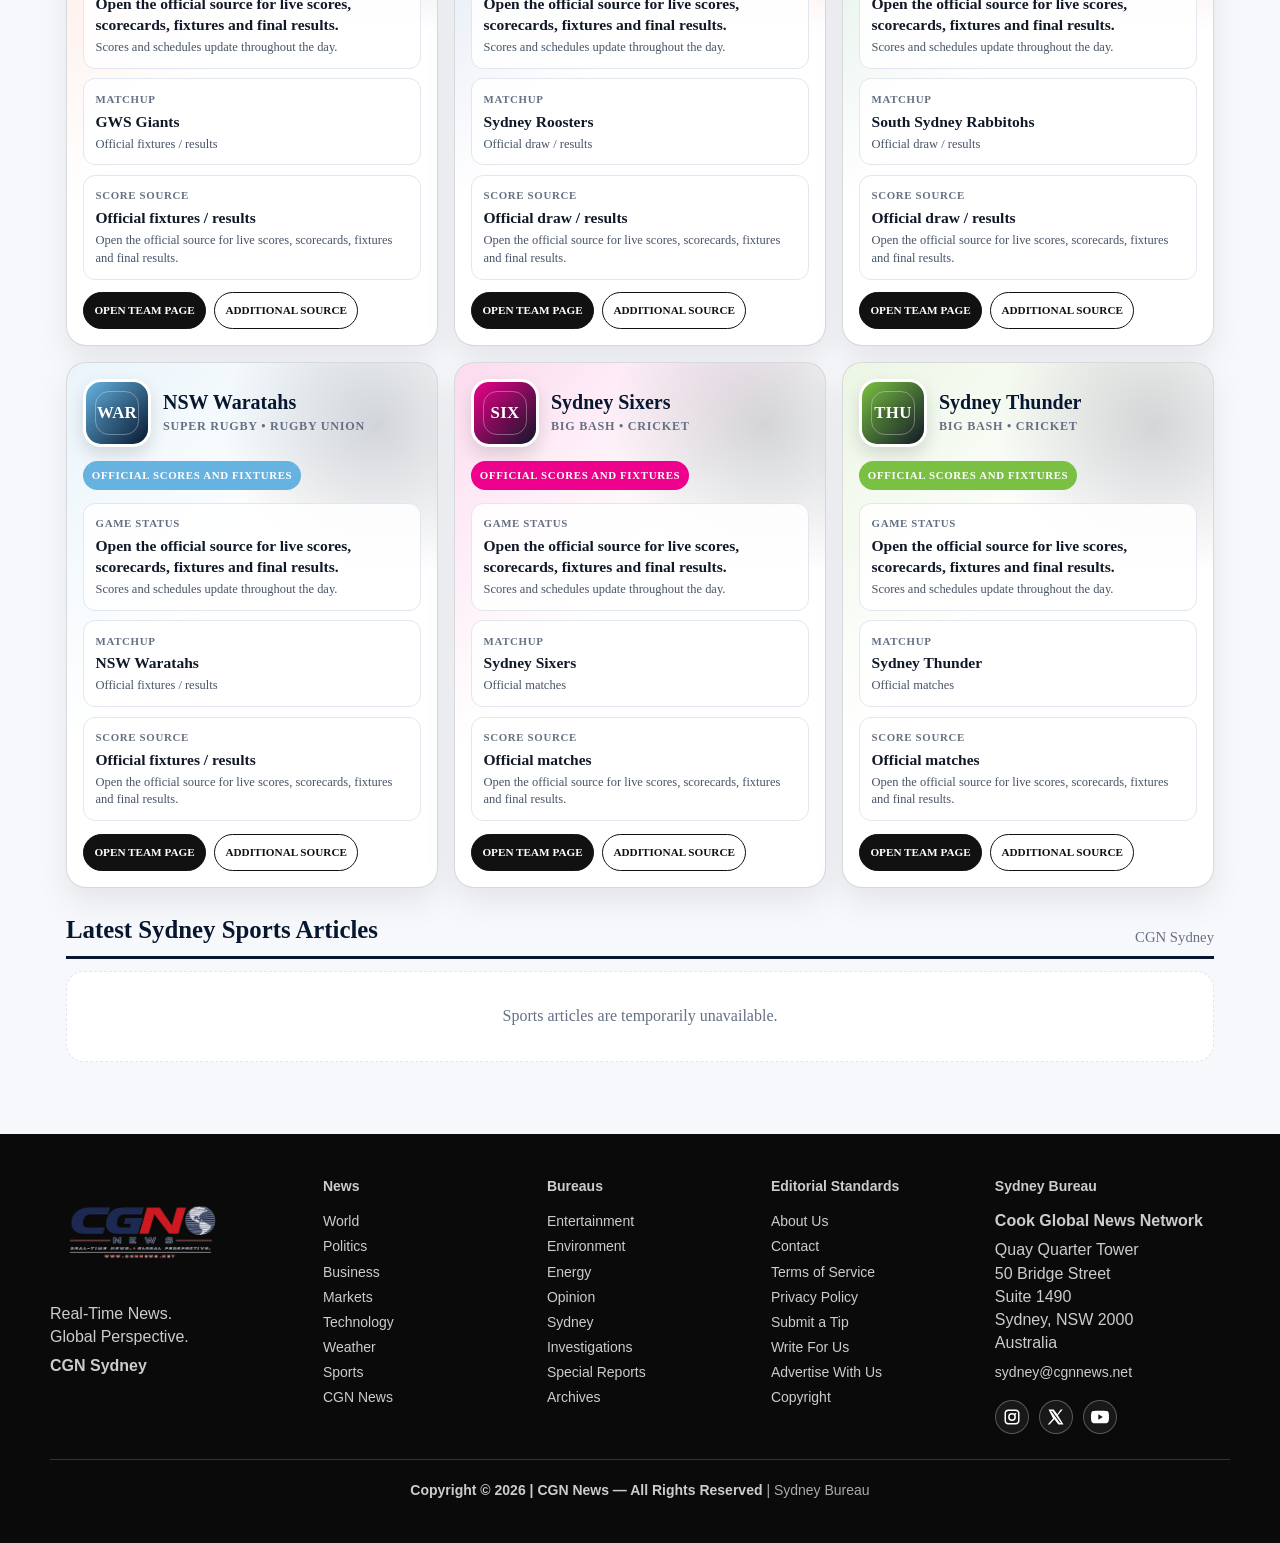
<file: sports/index.html>
<!DOCTYPE html>

<!-- CGN Sydney Sports Center | v1.1.0 Alpha | 2026-05-30T00:00:00Z UTC -->
<html dir="ltr" lang="en-AU">
<head>
<meta charset="utf-8"/>
<meta content="width=device-width,initial-scale=1" name="viewport"/>
<meta content="https://script.google.com/macros/s/AKfycbx41mQg-Ine3XZ-VrMI_SaQn4_K6cDQHA0cBFyGPgupu_edNFoNRjSLv2hoSe_bOytt/exec" name="cgn-api-base"/>
<meta content="#07172f" name="theme-color"/>
<meta content="index,follow,max-image-preview:large" name="robots"/>
<link href="/favicon.ico" rel="icon" sizes="any"/>
<link href="/favicon-48x48.png" rel="icon" sizes="48x48" type="image/png"/>
<link href="/favicon-96x96.png" rel="icon" sizes="96x96" type="image/png"/>
<link href="/apple-touch-icon.png" rel="apple-touch-icon"/>
<link href="/site.webmanifest" rel="manifest"/>
<link href="/assets/sydney.css" rel="stylesheet"/>

<script defer="" src="/assets/sydney.js"></script>
<meta content="en" name="cgn-language"/>
<title>Sydney Sports | CGN Sydney</title>
<meta content="Scores, schedules, source links and CGN Sydney sports reporting for football, rugby league, rugby union, AFL, cricket and local Sydney sport." name="description"/>
<link href="https://sydney.cgnnews.net/sports/" rel="canonical"/>


<meta content="website" property="og:type"/>
<meta content="CGN Sydney" property="og:site_name"/>
<meta content="Sydney Sports | CGN Sydney" property="og:title"/>
<meta content="Scores, schedules, source links and CGN Sydney sports reporting for football, rugby league, rugby union, AFL, cricket and local Sydney sport." property="og:description"/>
<meta content="https://sydney.cgnnews.net/sports/" property="og:url"/>
<meta content="https://sydney.cgnnews.net/assets/CGNSportsCenterBanner01.png" property="og:image"/>
<meta content="summary_large_image" name="twitter:card"/>
<meta content="Sydney Sports | CGN Sydney" name="twitter:title"/>
<meta content="Scores, schedules, source links and CGN Sydney sports reporting for football, rugby league, rugby union, AFL, cricket and local Sydney sport." name="twitter:description"/>
<meta content="https://sydney.cgnnews.net/assets/CGNSportsCenterBanner01.png" name="twitter:image"/>
<script type="application/ld+json">{
"@context":"https://schema.org",
"@type":"WebPage",
"url":"https://sydney.cgnnews.net/sports/",
"name":"Sydney Sports | CGN Sydney",
"description":"Scores, schedules, source links and CGN Sydney sports reporting for football, rugby league, rugby union, AFL, cricket and local Sydney sport.",
"inLanguage":"en-AU",
"isPartOf":{"@type":"WebSite","name":"CGN Sydney","url":"https://sydney.cgnnews.net/"},
"publisher":{"@type":"NewsMediaOrganization","name":"CGN News","url":"https://www.cgnnews.net/","logo":{"@type":"ImageObject","url":"https://sydney.cgnnews.net/assets/CGNNewsLogo01.png"}},
"about":{"@type":"Thing","name":"Sydney sports news"}
}</script>
<style>
.sports-page{max-width:1180px;margin:0 auto;padding:1.25rem 1rem 2.5rem}
.sports-hero{position:relative;overflow:hidden;border:1px solid #111827;background:#07172f;color:#fff;min-height:340px;display:flex;align-items:flex-end;border-radius:22px;box-shadow:0 18px 40px rgba(7,23,47,.18);margin-bottom:1.15rem;isolation:isolate}
.sports-hero:before{content:"";position:absolute;inset:0;background:linear-gradient(90deg,rgba(7,23,47,.96),rgba(7,23,47,.70),rgba(7,23,47,.18)),url('/assets/CGNSportsCenterBanner01.png') center/cover no-repeat;z-index:0}
.sports-hero:after{content:"";position:absolute;inset:0;background:radial-gradient(circle at 16% 12%,rgba(255,255,255,.14),transparent 22%),linear-gradient(135deg,rgba(196,0,0,.26),transparent 34%),linear-gradient(315deg,rgba(255,198,0,.16),transparent 38%);z-index:1;pointer-events:none}
.sports-hero-content{position:relative;z-index:2;max-width:840px;padding:2rem}
.sports-kicker{display:inline-flex;align-items:center;gap:8px;color:#d7a53f;font-weight:900;text-transform:uppercase;letter-spacing:.08em;font-size:.86rem}
.sports-kicker:before{content:"";width:9px;height:9px;border-radius:999px;background:#ff2d2d;box-shadow:0 0 0 5px rgba(255,45,45,.18)}
.sports-hero h1{font-size:clamp(2.35rem,5.4vw,4.6rem);line-height:.95;margin:.4rem 0;color:#fff;letter-spacing:-.04em}
.sports-hero p{font-size:1.08rem;max-width:760px;color:#e8edf5;line-height:1.55}
.sports-top-actions{display:flex;gap:.7rem;flex-wrap:wrap;margin-top:1rem}
.sports-refresh,.sports-link-btn{display:inline-flex;align-items:center;justify-content:center;border:1px solid rgba(255,255,255,.35);background:rgba(255,255,255,.10);color:#fff;border-radius:999px;padding:.75rem 1rem;font-weight:900;cursor:pointer;text-decoration:none;text-transform:uppercase;font-size:.78rem;letter-spacing:.04em}
.sports-refresh:hover,.sports-link-btn:hover{background:#fff;color:#07172f;text-decoration:none}
.sports-source-note{background:#fff;border:1px solid #dfe6ef;border-radius:18px;padding:1rem;margin:1rem 0;box-shadow:0 10px 25px rgba(16,24,40,.06)}
.sports-source-note h2{margin:.1rem 0 .35rem;color:#07172f}
.sports-source-note p{margin:.25rem 0;color:#657083}
.section-title{display:flex;justify-content:space-between;gap:1rem;align-items:flex-end;margin:1.4rem 0 .75rem;border-bottom:3px solid #07172f;padding-bottom:.45rem}
.section-title h2{margin:0;color:#07172f;font-size:1.55rem}
.section-title span{color:#657083;font-size:.92rem}
.sports-dashboard{display:grid;grid-template-columns:repeat(auto-fill,minmax(280px,1fr));gap:1rem}
.team-card{position:relative;overflow:hidden;background:#fff;border:1px solid rgba(17,24,39,.16);border-radius:20px;box-shadow:0 14px 32px rgba(7,17,31,.08);min-height:285px;isolation:isolate}
.team-card:before{content:"";position:absolute;inset:0;background:radial-gradient(circle at 84% 12%,var(--accent-soft),transparent 28%),linear-gradient(135deg,var(--primary-soft),transparent 44%);z-index:0}
.team-card-inner{position:relative;z-index:1;padding:1rem}
.team-top{display:flex;align-items:center;gap:12px;margin-bottom:.85rem}
.team-badge{width:68px;height:68px;border-radius:18px;background:#fff;color:var(--primary);display:flex;align-items:center;justify-content:center;font-size:15px;font-weight:900;letter-spacing:.02em;border:3px solid rgba(255,255,255,.92);box-shadow:0 8px 18px rgba(0,0,0,.13);overflow:hidden;flex:0 0 auto;text-align:center}
.team-badge img{width:100%;height:100%;object-fit:contain;background:#fff;padding:6px;box-sizing:border-box;display:block}
.generated-badge{position:relative;width:100%;height:100%;display:flex;align-items:center;justify-content:center;background:linear-gradient(135deg,var(--primary),var(--accent));color:#fff;font-size:1.05rem;text-shadow:0 2px 10px rgba(0,0,0,.28)}
.generated-badge:after{content:"";position:absolute;inset:9px;border:1px solid rgba(255,255,255,.32);border-radius:14px}
.team-title h3{margin:0;font-size:1.25rem;line-height:1.1;color:#07172f}
.team-title span{display:block;margin-top:4px;color:#657083;font-size:.76rem;font-weight:900;text-transform:uppercase;letter-spacing:.06em}
.team-status{display:inline-flex;margin:0 0 .8rem;padding:.38rem .55rem;background:var(--primary);color:#fff;font-size:.68rem;font-weight:900;text-transform:uppercase;letter-spacing:.06em;border-radius:999px}
.score-block{display:grid;gap:.58rem}
.score-row{border:1px solid #e2e6ee;background:rgba(255,255,255,.88);padding:.72rem;border-radius:12px}
.score-row small{display:block;color:#657083;font-size:.68rem;font-weight:900;letter-spacing:.06em;text-transform:uppercase;margin-bottom:4px}
.score-row strong{display:block;font-size:.97rem;line-height:1.35;color:#111827}
.score-row span{display:block;color:#475467;font-size:.78rem;line-height:1.4;margin-top:3px}
.team-links{display:flex;flex-wrap:wrap;gap:.5rem;margin-top:.8rem}
.team-links a{display:inline-flex;align-items:center;justify-content:center;padding:.55rem .65rem;border:1px solid #111;background:#111;color:#fff;text-decoration:none;font-size:.7rem;font-weight:900;text-transform:uppercase;border-radius:999px}
.team-links a.secondary{background:#fff;color:#111}
.team-links a:hover{opacity:.86;text-decoration:none}
.article-mini-grid{display:grid;grid-template-columns:repeat(auto-fit,minmax(260px,1fr));gap:1rem}
.article-mini{background:#fff;border:1px solid #dfe6ef;border-radius:18px;overflow:hidden;box-shadow:0 10px 25px rgba(16,24,40,.06)}
.article-mini img{width:100%;height:155px;object-fit:cover;background:#edf3fb;display:block}
.article-mini-body{padding:1rem}
.article-mini h3{margin:.2rem 0;color:#07172f;font-size:1.1rem;line-height:1.25}
.article-mini p{color:#657083;margin:.25rem 0 .7rem}
.article-mini small{font-weight:900;color:#a51e2f;text-transform:uppercase;letter-spacing:.05em}
.article-mini a.read{font-weight:900;color:#07172f}
.empty-state{background:#fff;border:1px dashed #dfe6ef;border-radius:18px;padding:2rem;text-align:center;color:#657083}
@media(max-width:900px){
  .sports-page{padding:1rem .85rem 2.25rem}
  .sports-hero{min-height:310px;border-radius:18px}
  .sports-hero-content{padding:1.25rem}
  .sports-dashboard{display:flex;gap:14px;overflow-x:auto;overflow-y:hidden;scroll-snap-type:x mandatory;-webkit-overflow-scrolling:touch;padding:2px 2px 16px}
  .sports-dashboard .team-card{flex:0 0 82vw;max-width:370px;min-width:280px;scroll-snap-align:start}
  .section-title{align-items:flex-start;flex-direction:column;gap:6px}
}


/* CGN Sports City Selector + Load More Articles */
.sports-city-selector {
  display:flex;
  align-items:center;
  justify-content:space-between;
  gap:14px;
  margin:0 0 18px;
  padding:14px 16px;
  border:1px solid #d8dce4;
  background:#fff;
  box-shadow:0 10px 20px rgba(7,17,31,.05);
}

.sports-city-selector label {
  font-size:12px;
  letter-spacing:.08em;
  text-transform:uppercase;
  font-weight:900;
  color:#344054;
  white-space:nowrap;
}

.sports-city-selector select {
  width:min(100%,360px);
  border:1px solid #111827;
  background:#fff;
  color:#111;
  padding:10px 12px;
  font-size:14px;
  font-weight:800;
  border-radius:0;
}

.sports-city-selector select:focus {
  outline:3px solid rgba(196,0,0,.18);
  outline-offset:2px;
}

.sports-load-more-wrap {
  display:flex;
  justify-content:center;
  margin:20px 0 0;
}

.sports-load-more-btn {
  border:1px solid #111827;
  background:#07111f;
  color:#fff;
  cursor:pointer;
  padding:11px 16px;
  font-weight:900;
  font-size:13px;
  letter-spacing:.05em;
  text-transform:uppercase;
  border-radius:0;
}

.sports-load-more-btn:hover,
.sports-load-more-btn:focus {
  background:#c40000;
  border-color:#c40000;
}

.sports-load-more-btn:disabled {
  opacity:.55;
  cursor:not-allowed;
}

@media(max-width:900px){
  .sports-city-selector {
    align-items:stretch;
    flex-direction:column;
  }
  .sports-city-selector select {
    width:100%;
  }
}

</style>
</head>
<body data-lang="en">
<div id="cgn-sydney-header"></div>
<main class="sports-page" id="main">
<section aria-label="CGN Sydney Sports Center" class="sports-hero">
<div class="sports-hero-content">
<div class="sports-kicker">CGN Sydney Sports Center</div>
<h1>Sydney Sports Center</h1>
<p>Scores, schedules, source links and CGN Sydney sports reporting for football, rugby league, rugby union, AFL, cricket and local Sydney sport.</p>
<div class="sports-top-actions">
<button class="sports-refresh" id="sports-refresh" type="button">Refresh Scores</button>
<a class="sports-link-btn" href="#sports-articles">Sports News</a>
<a class="sports-link-btn" href="#sports-dashboard-title">Team Sources</a>
</div>
</div>
</section>
<section class="sports-source-note">
<h2>Sydney Sports Sources</h2>
<p>Official and reliable source links are used for match centres, fixtures, scorecards and schedule updates.</p>
<p id="sports-dashboard-status">Updating Sydney scores and schedules...</p>
</section>

<div class="sports-city-selector" aria-label="Choose sports city">
  <label for="sportsCitySelect">Choose City</label>
  <select id="sportsCitySelect" onchange="changeSportsCity(this.value)" aria-label="Choose City">
    <option value="https://www.cgnnews.net/sports/">Indy/Chicago</option>
    <option value="https://www.cgnnews.net/st-louis/sports/">St. Louis</option>
    <option value="https://www.cgnnews.net/los-angeles/sports/">Los Angeles</option>
    <option value="https://www.cgnnews.net/new-york/sports/">New York</option>
    <option value="https://www.cgnnews.net/philadelphia/sports/">Philadelphia</option>
    <option value="https://www.cgnnews.net/baton-rouge/sports/">Baton Rouge</option>
    <option value="https://www.cgnnews.net/miami/sports/">Miami</option>
    <option value="https://london.cgnnews.net/sports/">London</option>
    <option value="https://sydney.cgnnews.net/sports/">Sydney</option>
    <option value="https://rio.cgnnews.net/sports/">Rio de Janeiro</option>
    <option value="https://hongkong.cgnnews.net/sports/">Hong Kong</option>
    <option value="https://manila.cgnnews.net/sports/">Manila</option>
    <option value="https://mumbai.cgnnews.net/sports/">Mumbai</option>
  </select>
</div>

<section aria-labelledby="sports-dashboard-title">
<div class="section-title">
<h2 id="sports-dashboard-title">Scores &amp; Schedules</h2>
<span>Team Sources</span>
</div>
<div class="sports-dashboard" id="sportsDashboard"></div>
</section>
<section aria-labelledby="sports-articles-title" id="sports-news">
<div class="section-title">
<h2 id="sports-articles-title">Latest Sydney Sports Articles</h2>
<span>CGN Sydney</span>
</div>
<div class="article-mini-grid" id="sports-articles">
<div class="empty-state">Loading...</div>
</div>
</section>
</main>
<div id="cgn-sydney-footer"></div>
<script>
(function(){
const LANG = "en";
const TXT = {"html_lang": "en-AU", "dir": "ltr", "title": "Sydney Sports | CGN Sydney", "description": "Scores, schedules, source links and CGN Sydney sports reporting for football, rugby league, rugby union, AFL, cricket and local Sydney sport.", "kicker": "CGN Sydney Sports Center", "hero_title": "Sydney Sports Center", "hero_text": "Scores, schedules, source links and CGN Sydney sports reporting for football, rugby league, rugby union, AFL, cricket and local Sydney sport.", "refresh": "Refresh Scores", "sports_news": "Sports News", "team_sources": "Team Sources", "dashboard_title": "Scores & Schedules", "dashboard_status_loading": "Updating Sydney scores and schedules...", "dashboard_status_done": "Scores and schedules refreshed", "news_title": "Latest Sydney Sports Articles", "news_sub": "CGN Sydney", "loading": "Loading...", "read_more": "Read more", "no_articles": "No published Sydney sports articles are available yet.", "articles_error": "Sydney sports articles are temporarily unavailable.", "source_note_title": "Sydney Sports Sources", "source_note": "Official and reliable source links are used for match centres, fixtures, scorecards and schedule updates.", "game_status": "Game Status", "matchup": "Matchup", "source_card": "Score Source", "open_team": "Open Team Page", "sports_center": "Sports Center", "latest_score": "Latest score / fixture", "official_scores": "Official scores and fixtures", "check_source": "Open the official source for live scores, scorecards, fixtures and final results.", "updating": "Updating", "live_or_recent": "Live / Recent", "scheduled": "Scheduled", "date_tba": "Date TBA", "venue_tba": "Venue TBA", "scores_update": "Scores and schedules update throughout the day.", "additional_source": "Additional Source", "official_source": "Official Source", "cricket_source": "Cricket Score Source", "football_source": "Football Score Source", "rugby_source": "Rugby Score Source", "domestic_source": "Domestic Source", "locale": "en-AU"};
const TEAMS = [{"id": "sydney-fc", "name": "Sydney FC", "short": "SFC", "sport": "Football", "league": "A-League", "primary": "#00A3E0", "accent": "#07172f", "logo": "", "sourceLabel": "Official fixtures / results", "sourceUrl": "https://sydneyfc.com/fixtures/", "extraLabel": "A-Leagues fixtures", "extraUrl": "https://aleagues.com.au/fixtures/", "scoreType": "football", "matchTerms": ["sydney fc"]}, {"id": "western-sydney-wanderers", "name": "Western Sydney Wanderers", "short": "WSW", "sport": "Football", "league": "A-League", "primary": "#D71920", "accent": "#111827", "logo": "", "sourceLabel": "Official fixtures / results", "sourceUrl": "https://wswanderersfc.com.au/fixtures/", "extraLabel": "A-Leagues fixtures", "extraUrl": "https://aleagues.com.au/fixtures/", "scoreType": "football", "matchTerms": ["western sydney", "wanderers"]}, {"id": "sydney-swans", "name": "Sydney Swans", "short": "SWA", "sport": "AFL", "league": "AFL", "primary": "#E1251B", "accent": "#FFFFFF", "logo": "", "sourceLabel": "Official fixtures / results", "sourceUrl": "https://www.sydneyswans.com.au/matches/fixtures", "extraLabel": "AFL scores", "extraUrl": "https://www.afl.com.au/fixture", "scoreType": "source", "matchTerms": ["sydney swans"]}, {"id": "gws-giants", "name": "GWS Giants", "short": "GWS", "sport": "AFL", "league": "AFL", "primary": "#F15A22", "accent": "#111827", "logo": "", "sourceLabel": "Official fixtures / results", "sourceUrl": "https://www.gwsgiants.com.au/matches/fixtures", "extraLabel": "AFL scores", "extraUrl": "https://www.afl.com.au/fixture", "scoreType": "source", "matchTerms": ["gws giants", "giants"]}, {"id": "sydney-roosters", "name": "Sydney Roosters", "short": "ROO", "sport": "Rugby League", "league": "NRL", "primary": "#003DA5", "accent": "#E4002B", "logo": "", "sourceLabel": "Official draw / results", "sourceUrl": "https://www.roosters.com.au/draw/", "extraLabel": "NRL scores", "extraUrl": "https://www.nrl.com/draw/", "scoreType": "source", "matchTerms": ["roosters"]}, {"id": "south-sydney-rabbitohs", "name": "South Sydney Rabbitohs", "short": "SOU", "sport": "Rugby League", "league": "NRL", "primary": "#00843D", "accent": "#D71920", "logo": "", "sourceLabel": "Official draw / results", "sourceUrl": "https://www.rabbitohs.com.au/draw/", "extraLabel": "NRL scores", "extraUrl": "https://www.nrl.com/draw/", "scoreType": "source", "matchTerms": ["rabbitohs", "south sydney"]}, {"id": "nsw-waratahs", "name": "NSW Waratahs", "short": "WAR", "sport": "Rugby Union", "league": "Super Rugby", "primary": "#66B3E1", "accent": "#07172f", "logo": "", "sourceLabel": "Official fixtures / results", "sourceUrl": "https://waratahs.rugby/fixtures", "extraLabel": "Rugby Australia", "extraUrl": "https://www.rugby.com.au/fixtures-results", "scoreType": "source", "matchTerms": ["waratahs"]}, {"id": "sydney-sixers", "name": "Sydney Sixers", "short": "SIX", "sport": "Cricket", "league": "Big Bash", "primary": "#EC008C", "accent": "#111827", "logo": "", "sourceLabel": "Official matches", "sourceUrl": "https://www.sydneysixers.com.au/matches", "extraLabel": "Cricket Australia fixtures", "extraUrl": "https://www.cricket.com.au/fixtures", "scoreType": "cricket", "matchTerms": ["sydney sixers", "sixers"]}, {"id": "sydney-thunder", "name": "Sydney Thunder", "short": "THU", "sport": "Cricket", "league": "Big Bash", "primary": "#7AC143", "accent": "#111827", "logo": "", "sourceLabel": "Official matches", "sourceUrl": "https://www.sydneythunder.com.au/matches", "extraLabel": "Cricket Australia fixtures", "extraUrl": "https://www.cricket.com.au/fixtures", "scoreType": "cricket", "matchTerms": ["sydney thunder", "thunder"]}];

function esc(v){return String(v==null?'':v).replace(/[&<>"']/g,c=>({'&':'&amp;','<':'&lt;','>':'&gt;','"':'&quot;',"'":'&#039;'}[c]));}
function normalize(v){return String(v||"").toLowerCase().replace(/&/g,"and").replace(/[^a-z0-9\s]/g," ").replace(/\s+/g," ").trim();}
function hexToRgba(hex, alpha){const clean=String(hex||"#111111").replace("#",""); if(clean.length!==6)return "rgba(17,17,17,"+alpha+")"; const r=parseInt(clean.slice(0,2),16),g=parseInt(clean.slice(2,4),16),b=parseInt(clean.slice(4,6),16); return `rgba(${r},${g},${b},${alpha})`;}
function fmtTime(value){try{return new Intl.DateTimeFormat(TXT.locale||"en-AU",{timeZone:"Australia/Sydney",day:"numeric",month:"short",hour:"numeric",minute:"2-digit",hour12:true}).format(new Date(value));}catch(e){return TXT.date_tba;}}
function slugify(value){return String(value||"").toLowerCase().replace(/[^a-z0-9\s-]/g,"").replace(/\s+/g,"-").replace(/-+/g,"-").replace(/^-+|-+$/g,"");}

function logoMarkup(team){
  if(team.logo){
    return `<img src="${esc(team.logo)}" alt="${esc(team.name)} logo" loading="lazy" onerror="this.outerHTML='<span class=\\'generated-badge\\'>${esc(team.short)}</span>';">`;
  }
  return `<span class="generated-badge">${esc(team.short)}</span>`;
}

function renderLoadingCard(team){
  return `<article class="team-card" style="--primary:${esc(team.primary)};--accent:${esc(team.accent)};--primary-soft:${hexToRgba(team.primary,.14)};--accent-soft:${hexToRgba(team.accent,.18)};">
    <div class="team-card-inner">
      <div class="team-top">
        <div class="team-badge">${logoMarkup(team)}</div>
        <div class="team-title">
          <h3>${esc(team.name)}</h3>
          <span>${esc(team.league)} • ${esc(team.sport)}</span>
        </div>
      </div>
      <div class="team-status">${esc(TXT.updating)}</div>
      <div class="score-block">
        <div class="score-row">
          <small>${esc(TXT.game_status)}</small>
          <strong>${esc(TXT.dashboard_status_loading)}</strong>
          <span>${esc(TXT.scores_update)}</span>
        </div>
      </div>
    </div>
  </article>`;
}

function genericSummary(team){
  return {
    status: TXT.official_scores,
    headline: TXT.check_source,
    detail: TXT.scores_update,
    matchup: team.name,
    sourceLine: team.sourceLabel || TXT.official_source
  };
}

function teamMatchesText(team, text){
  const clean = normalize(text);
  return (team.matchTerms || []).some(term => clean.includes(normalize(term)));
}

function parseCricketHeaderForTeam(team, json){
  if(!json) return null;
  const candidates = [];
  function walk(node){
    if(!node || typeof node !== "object") return;
    if(Array.isArray(node)){
      node.forEach(walk);
      return;
    }
    const blob = JSON.stringify(node);
    if(teamMatchesText(team, blob)){
      candidates.push(node);
    }
    Object.keys(node).forEach(k => {
      if(typeof node[k] === "object") walk(node[k]);
    });
  }
  walk(json);
  const event = candidates.find(x => x.competitors || x.competitions || x.shortName || x.name || x.summary) || candidates[0];
  if(!event) return null;
  const blob = JSON.stringify(event);
  const label = blob.includes("GB_PROGRESS") || /live/i.test(blob) ? "Live / Recent" : TXT.latest_score;
  let headline = "";
  if(event.shortName) headline = event.shortName;
  else if(event.name) headline = event.name;
  else if(event.summary) headline = event.summary;
  else headline = TXT.official_scores;
  return {
    status: label,
    headline: headline,
    detail: TXT.cricket_source,
    matchup: team.name,
    sourceLine: team.sourceLabel || TXT.official_source
  };
}

async function fetchCricketHeader(){
  const url = "https://site.api.espn.com/apis/personalized/v2/scoreboard/header?sport=cricket&region=au&tz=Australia/Sydney";
  const res = await fetch(url, {cache:"no-store"});
  if(!res.ok) throw new Error("Cricket scores unavailable");
  return await res.json();
}

async function fetchFootballScoreboard(){
  const urls = [
    "https://site.api.espn.com/apis/site/v2/sports/soccer/aus.1/scoreboard"
  ];
  for(const url of urls){
    try{
      const res = await fetch(url, {cache:"no-store"});
      if(!res.ok) continue;
      const json = await res.json();
      if(json && Array.isArray(json.events)) return json;
    }catch(e){}
  }
  return null;
}

function parseFootballForTeam(team, json){
  if(!json || !Array.isArray(json.events)) return null;
  for(const event of json.events){
    const blob = JSON.stringify(event);
    if(!teamMatchesText(team, blob)) continue;
    const comp = event.competitions && event.competitions[0] ? event.competitions[0] : {};
    const competitors = comp.competitors || [];
    const names = competitors.map(c => c.team && (c.team.displayName || c.team.shortDisplayName || c.team.name)).filter(Boolean);
    const scores = competitors.map(c => {
      const nm = c.team && (c.team.shortDisplayName || c.team.abbreviation || c.team.name) || "Team";
      return c.score != null && c.score !== "" ? `${nm} ${c.score}` : nm;
    });
    const state = event.status && event.status.type ? (event.status.type.shortDetail || event.status.type.detail || event.status.type.description || "") : "";
    return {
      status: state && /final|ft/i.test(state) ? "Final" : (state || TXT.latest_score),
      headline: scores.length ? scores.join(" — ") : (event.name || names.join(" vs ")),
      detail: [fmtTime(event.date), comp.venue && comp.venue.fullName].filter(Boolean).join(" • ") || TXT.football_source,
      matchup: names.join(" vs ") || team.name,
      sourceLine: team.sourceLabel || TXT.official_source
    };
  }
  return null;
}

async function getSummary(team, feeds){
  try{
    if(team.scoreType === "cricket" && feeds.cricket){
      const parsed = parseCricketHeaderForTeam(team, feeds.cricket);
      if(parsed) return parsed;
    }
    if(team.scoreType === "football" && feeds.football){
      const parsed = parseFootballForTeam(team, feeds.football);
      if(parsed) return parsed;
    }
  }catch(e){}
  return genericSummary(team);
}

function renderTeamCard(team, summary){
  return `<article class="team-card" style="--primary:${esc(team.primary)};--accent:${esc(team.accent)};--primary-soft:${hexToRgba(team.primary,.14)};--accent-soft:${hexToRgba(team.accent,.18)};">
    <div class="team-card-inner">
      <div class="team-top">
        <div class="team-badge">${logoMarkup(team)}</div>
        <div class="team-title">
          <h3>${esc(team.name)}</h3>
          <span>${esc(team.league)} • ${esc(team.sport)}</span>
        </div>
      </div>
      <div class="team-status">${esc(summary.status || TXT.live_or_recent)}</div>
      <div class="score-block">
        <div class="score-row">
          <small>${esc(TXT.game_status)}</small>
          <strong>${esc(summary.headline || TXT.latest_score)}</strong>
          <span>${esc(summary.detail || TXT.scores_update)}</span>
        </div>
        <div class="score-row">
          <small>${esc(TXT.matchup)}</small>
          <strong>${esc(summary.matchup || team.name)}</strong>
          <span>${esc(summary.sourceLine || TXT.official_scores)}</span>
        </div>
        <div class="score-row">
          <small>${esc(TXT.source_card)}</small>
          <strong>${esc(team.sourceLabel || TXT.official_source)}</strong>
          <span>${esc(TXT.check_source)}</span>
        </div>
      </div>
      <div class="team-links">
        <a href="${esc(team.sourceUrl)}" target="_blank" rel="noopener">${esc(TXT.open_team)}</a>
        <a class="secondary" href="${esc(team.extraUrl)}" target="_blank" rel="noopener">${esc(TXT.additional_source)}</a>
      </div>
    </div>
  </article>`;
}

async function loadSportsDashboard(){
  const mount = document.getElementById("sportsDashboard");
  const status = document.getElementById("sports-dashboard-status");
  if(!mount) return;

  mount.innerHTML = TEAMS.map(renderLoadingCard).join("");
  if(status) status.textContent = TXT.dashboard_status_loading;

  const feeds = { cricket:null, football:null };
  await Promise.all([
    Promise.resolve(null).then(j => { feeds.cricket = null; }),
    fetchFootballScoreboard().then(j => { feeds.football = j; }).catch(e => { console.warn("Football feed unavailable", e); })
  ]);

  const summaries = await Promise.all(TEAMS.map(team => getSummary(team, feeds)));
  mount.innerHTML = TEAMS.map((team, i) => renderTeamCard(team, summaries[i])).join("");

  if(status){
    status.textContent = TXT.dashboard_status_done + " " + new Intl.DateTimeFormat(TXT.locale || "en-AU", {
      timeZone:"Australia/Sydney",
      day:"numeric",
      month:"short",
      hour:"numeric",
      minute:"2-digit",
      hour12:true,
      timeZoneName:"short"
    }).format(new Date());
  }
}

function getArticleTime(article){
  if(!article) return 0;
  const directDate = article.published_at || article.updated_at || article.date || article.created_at || "";
  if(directDate){
    const parsed = new Date(directDate).getTime();
    if(!isNaN(parsed)) return parsed;
  }
  return 0;
}

function buildSportsArticleUrl(article){
  const MAIN_SITE = "https://www.cgnnews.net";
  const existingUrl = String(article.url || article.canonical_url || article.canonicalUrl || "").trim();
  if(existingUrl){
    try{
      const parsed = new URL(existingUrl, MAIN_SITE);
      let path = parsed.pathname || "/";
      path = path.replace(/^\/en(?=\/)/i, "");
      return MAIN_SITE + path.replace(/\/?$/, "/");
    }catch(e){}
  }
  const slug = slugify(article.slug || article.title || "sports-story");
  const time = getArticleTime(article);
  const date = time ? new Date(time) : new Date();
  const year = date.getUTCFullYear();
  const month = String(date.getUTCMonth() + 1).padStart(2,"0");
  const day = String(date.getUTCDate()).padStart(2,"0");
  return `${MAIN_SITE}/sports/${year}/${month}/${day}/${slug}/`;
}

function formatArticleDate(article){
  const time = getArticleTime(article);
  if(!time) return "";
  try{
    return new Intl.DateTimeFormat(TXT.locale || "en-AU", {
      timeZone:"Australia/Sydney",
      day:"numeric",
      month:"long",
      year:"numeric"
    }).format(new Date(time));
  }catch(e){ return ""; }
}

function renderMiniCard(a){
  const img = a.hero_image_url || a.image || "/assets/CGNSportsHighlights01.png";
  const url = buildSportsArticleUrl(a);
  return `<article class="article-mini">
    <a href="${esc(url)}"><img src="${esc(img)}" alt="" loading="lazy"></a>
    <div class="article-mini-body">
      <small>${esc(a.category || "Sports")}${formatArticleDate(a) ? " • " + esc(formatArticleDate(a)) : ""}</small>
      <h3><a href="${esc(url)}">${esc(a.title || "Untitled")}</a></h3>
      <p>${esc(a.summary || a.subtitle || "").slice(0,190)}</p>
      <a class="read" href="${esc(url)}">${esc(TXT.read_more)} →</a>
    </div>
  </article>`;
}

async function fetchCGNArticles(limit){
  const apiBase = document.querySelector('meta[name="cgn-api-base"]')?.content || "https://script.google.com/macros/s/AKfycbx41mQg-Ine3XZ-VrMI_SaQn4_K6cDQHA0cBFyGPgupu_edNFoNRjSLv2hoSe_bOytt/exec";
  const response = await fetch(apiBase.replace(/\?+$/,"") + "?action=articles&limit=" + encodeURIComponent(limit || 200), {cache:"no-store"});
  const json = await response.json();
  if(Array.isArray(json)) return json;
  if(Array.isArray(json.articles)) return json.articles;
  if(Array.isArray(json.rows)) return json.rows;
  if(Array.isArray(json.data)) return json.data;
  if(Array.isArray(json.items)) return json.items;
  return [];
}

async function loadSportsArticles(){
  const el = document.getElementById("sports-articles");
  if(!el) return;
  try{
    const arts = await fetchCGNArticles(300);
    const rows = arts.filter(function(a){
      const status = String(a.status || "published").toLowerCase().trim();
      const category = String(a.category || "").toLowerCase().trim();
      return (!status || status === "published") && (category === "sports" || category === "sport");
    }).sort(function(a,b){ return getArticleTime(b) - getArticleTime(a); }).slice(0,12);
    el.innerHTML = rows.length ? rows.map(renderMiniCard).join("") : `<div class="empty-state">${esc(TXT.no_articles)}</div>`;
  }catch(e){
    el.innerHTML = `<div class="empty-state">${esc(TXT.articles_error)}<br><small>${esc(e.message)}</small></div>`;
  }
}


function normalizeSydneyPageLinks(){
  const MAIN_SITE = "https://www.cgnnews.net";
  document.querySelectorAll("a[href]").forEach(function(anchor){
    const raw = anchor.getAttribute("href") || "";
    if(raw === "/en/weather/" || raw === "/en/weather") anchor.setAttribute("href","/weather/");
    if(raw === "/en/sports/" || raw === "/en/sports") anchor.setAttribute("href","/sports/");
    if(/^\/category\/(local|world|politics|markets|business|technology|energy|entertainment|environment|opinion|investigations|special-reports)\/?$/i.test(raw)){
      anchor.setAttribute("href", MAIN_SITE + raw.replace(/\/?$/,"/"));
    }
  });
}

document.addEventListener("DOMContentLoaded", () => {
  loadSportsDashboard();
  loadSportsArticles();
  document.getElementById("sports-refresh")?.addEventListener("click", loadSportsDashboard);
  normalizeSydneyPageLinks();
  setTimeout(normalizeSydneyPageLinks,700);
  setTimeout(normalizeSydneyPageLinks,1700);
});
})();
</script>
<script defer="" src="/assets/js/cgn-bureau-v106.js"></script>

<script>
/* CGN Sports Load More + City Selector v2 */
(function(){
  const SPORTS_ARTICLE_BATCH_SIZE = 12;
  const SPORTS_ARTICLE_FETCH_LIMIT = 96;
  let sportsArticlePool = [];
  let sportsVisibleCount = SPORTS_ARTICLE_BATCH_SIZE;

  function getSportsMount(){
    return document.getElementById("sportsArticles") || document.getElementById("sports-articles");
  }

  function safeText(value){
    return String(value || "").replace(/[&<>"']/g, function(c){
      return {"&":"&amp;","<":"&lt;",">":"&gt;",'"':"&quot;","'":"&#039;"}[c];
    });
  }

  function slugify(value){
    return String(value || "")
      .toLowerCase()
      .replace(/[^a-z0-9\s-]/g, "")
      .replace(/\s+/g, "-")
      .replace(/-+/g, "-")
      .replace(/^-+|-+$/g, "");
  }

  function getArticleTime(article){
    if(!article) return 0;
    const directDate = article.published_at || article.updated_at || article.date || article.created_at || "";
    if(directDate){
      const parsed = new Date(directDate).getTime();
      if(!isNaN(parsed)) return parsed;
    }
    const year = String(article.year || "").trim();
    const month = String(article.month || "").trim().padStart(2, "0");
    const day = String(article.day || "").trim().padStart(2, "0");
    if(year && month && day){
      const parsedParts = new Date(`${year}-${month}-${day}T00:00:00Z`).getTime();
      if(!isNaN(parsedParts)) return parsedParts;
    }
    return 0;
  }

  function formatArticleDate(article){
    const time = getArticleTime(article);
    if(!time) return "Latest";
    try{
      return new Intl.DateTimeFormat("en-US", {
        timeZone:"America/New_York",
        day:"numeric",
        month:"long",
        year:"numeric"
      }).format(new Date(time));
    }catch(err){
      return new Date(time).toLocaleDateString("en-US");
    }
  }

  function normalizeMainSportsUrl(url){
    let clean = String(url || "").trim();
    if(!clean) return "";
    if(/^https?:\/\//i.test(clean)){
      clean = clean.replace(/^https?:\/\/[^/]+/i, "https://www.cgnnews.net");
    }
    if(clean.indexOf("/") === 0){
      clean = "https://www.cgnnews.net" + clean;
    }
    clean = clean.replace("https://www.cgnnews.net/news/", "https://www.cgnnews.net/sports/");
    if(!clean.endsWith("/")) clean += "/";
    return clean;
  }

  function buildSportsArticleUrl(article){
    const existingUrl = String((article && (article.url || article.canonical_url)) || "").trim();
    if(existingUrl){
      const normalized = normalizeMainSportsUrl(existingUrl);
      if(normalized) return normalized;
    }
    const slug = slugify((article && (article.slug || article.title)) || "sports-story");
    const time = getArticleTime(article);
    const date = time ? new Date(time) : new Date();
    const year = date.getUTCFullYear();
    const month = String(date.getUTCMonth() + 1).padStart(2, "0");
    const day = String(date.getUTCDate()).padStart(2, "0");
    return `https://www.cgnnews.net/sports/${year}/${month}/${day}/${slug}/`;
  }

  function readArticlesPayload(json){
    if(Array.isArray(json)) return json;
    if(json && Array.isArray(json.articles)) return json.articles;
    if(json && Array.isArray(json.rows)) return json.rows;
    if(json && Array.isArray(json.data)) return json.data;
    if(json && Array.isArray(json.items)) return json.items;
    if(json && json.success && Array.isArray(json.data)) return json.data;
    if(json && json.success && Array.isArray(json.items)) return json.items;
    return [];
  }

  async function fetchArticlesFrom(url){
    const response = await fetch(url, { cache:"no-store" });
    const json = await response.json();
    return readArticlesPayload(json);
  }

  function articleKey(article){
    return String(article.article_id || article.id || article.canonical_url || article.url || article.slug || article.title || "")
      .trim()
      .toLowerCase();
  }

  function dedupeArticles(articles){
    const seen = new Set();
    return (Array.isArray(articles) ? articles : []).filter(function(article){
      const key = articleKey(article);
      if(!key || seen.has(key)) return false;
      seen.add(key);
      return true;
    });
  }

  function isPublishedSportsArticle(article){
    const status = String((article && article.status) || "published").trim().toLowerCase();
    const category = slugify((article && article.category) || "");
    return (!status || status === "published") && (category === "sports" || category === "sport");
  }

  function getApiBase(){
    const meta = document.querySelector('meta[name="cgn-api-base"]');
    if(meta && meta.content) return meta.content.replace(/\?+$/, "");
    if(typeof window.CGN_API_BASE === "string" && window.CGN_API_BASE) return window.CGN_API_BASE.replace(/\?+$/, "");
    if(typeof CGN_API_BASE === "string" && CGN_API_BASE) return CGN_API_BASE.replace(/\?+$/, "");
    return "https://script.google.com/macros/s/AKfycbx41mQg-Ine3XZ-VrMI_SaQn4_K6cDQHA0cBFyGPgupu_edNFoNRjSLv2hoSe_bOytt/exec";
  }

  function getRenderMode(mount){
    if(!mount) return "main";
    if(mount.id === "sports-articles") return "mini";
    if((mount.className || "").indexOf("sports-articles-grid") !== -1) return "main";
    return "affiliate";
  }

  function emptyClassForMode(mode){
    if(mode === "main") return "sports-empty";
    if(mode === "mini") return "empty-state";
    return "article-empty";
  }

  function renderArticleCard(article, mode){
    const title = safeText(article.title || "Sports Update");
    const summary = safeText(article.summary || article.subtitle || "");
    const image = safeText(article.hero_image_url || article.image || "https://www.cgnnews.net/sports/CGNStockSportsImage01.webp");
    const author = safeText(article.author || "CGN Sports Desk");
    const date = safeText(formatArticleDate(article));
    const url = buildSportsArticleUrl(article);

    if(mode === "mini"){
      return `<article class="article-mini"><img src="${image}" alt="${title}" loading="lazy"><div class="article-mini-body"><small>Sports • ${author}${date ? " • " + date : ""}</small><h3>${title}</h3><p>${summary}</p><a class="read" href="${url}">Read more</a></div></article>`;
    }

    if(mode === "affiliate"){
      return `<a class="article-card" href="${url}" aria-label="Read ${title}"><img src="${image}" alt="${title}" loading="lazy"><div class="article-body"><div class="article-meta">Sports • ${author}${date ? " • " + date : ""}</div><h3>${title}</h3><p>${summary}</p></div></a>`;
    }

    return `<a class="sports-article-card" href="${url}" aria-label="Read ${title}"><img src="${image}" alt="${title}" loading="lazy"><div class="sports-article-body"><div class="sports-article-meta">Sports • ${author}${date ? " • " + date : ""}</div><h3>${title}</h3><p>${summary}</p></div></a>`;
  }

  function ensureLoadMoreButton(){
    const mount = getSportsMount();
    if(!mount) return null;
    let wrap = document.getElementById("sportsLoadMoreWrap");
    if(!wrap){
      wrap = document.createElement("div");
      wrap.id = "sportsLoadMoreWrap";
      wrap.className = "sports-load-more-wrap";
      const button = document.createElement("button");
      button.id = "sportsLoadMoreBtn";
      button.type = "button";
      button.className = "sports-load-more-btn";
      button.textContent = "Load More";
      button.addEventListener("click", function(){
        sportsVisibleCount += SPORTS_ARTICLE_BATCH_SIZE;
        renderSportsArticleBatch();
      });
      wrap.appendChild(button);
      mount.insertAdjacentElement("afterend", wrap);
    }
    return wrap;
  }

  function updateLoadMoreButton(){
    const wrap = ensureLoadMoreButton();
    const button = document.getElementById("sportsLoadMoreBtn");
    if(!wrap || !button) return;
    const hasMore = sportsVisibleCount < sportsArticlePool.length;
    wrap.style.display = hasMore ? "flex" : "none";
    button.disabled = !hasMore;
    const remaining = Math.max(0, sportsArticlePool.length - sportsVisibleCount);
    button.textContent = remaining > 0 ? `Load More (${remaining})` : "No More Articles";
  }

  function renderSportsArticleBatch(){
    const mount = getSportsMount();
    if(!mount) return;
    const mode = getRenderMode(mount);
    if(!sportsArticlePool.length){
      mount.innerHTML = `<div class="${emptyClassForMode(mode)}">No sports articles are available right now.</div>`;
      updateLoadMoreButton();
      return;
    }
    mount.innerHTML = sportsArticlePool.slice(0, sportsVisibleCount).map(function(article){
      return renderArticleCard(article, mode);
    }).join("");
    updateLoadMoreButton();
  }

  async function loadSportsArticlesEnhanced(){
    const mount = getSportsMount();
    if(!mount) return;
    const mode = getRenderMode(mount);
    try{
      const base = getApiBase();
      let articles = [];
      try{
        articles = await fetchArticlesFrom(`${base}?action=sports_articles&limit=${SPORTS_ARTICLE_FETCH_LIMIT}`);
      }catch(err){
        articles = [];
      }
      if(!articles.length){
        try{
          articles = await fetchArticlesFrom(`${base}?action=articles&category=Sports&limit=${SPORTS_ARTICLE_FETCH_LIMIT}`);
        }catch(err){
          articles = [];
        }
      }
      if(!articles.length){
        const allArticles = await fetchArticlesFrom(`${base}?action=articles&limit=${SPORTS_ARTICLE_FETCH_LIMIT}`);
        articles = allArticles.filter(isPublishedSportsArticle);
      }
      sportsArticlePool = dedupeArticles(articles)
        .filter(isPublishedSportsArticle)
        .sort(function(a,b){ return getArticleTime(b) - getArticleTime(a); });
      sportsVisibleCount = SPORTS_ARTICLE_BATCH_SIZE;
      renderSportsArticleBatch();
    }catch(err){
      console.error("SPORTS ARTICLES LOAD MORE ERROR:", err);
      mount.innerHTML = `<div class="${emptyClassForMode(mode)}">Sports articles are temporarily unavailable.</div>`;
      updateLoadMoreButton();
    }
  }

  window.changeSportsCity = function(url){
    if(!url) return;
    window.location.href = url;
  };

  window.initSportsCitySelector = function(){
    const selector = document.getElementById("sportsCitySelect");
    if(!selector) return;
    let current;
    try{
      current = new URL(window.location.href);
    }catch(err){
      return;
    }
    const currentHost = current.hostname.toLowerCase();
    const currentPath = current.pathname.replace(/\/+$/, "/");
    Array.from(selector.options).forEach(function(option){
      try{
        const optionUrl = new URL(option.value);
        const optionPath = optionUrl.pathname.replace(/\/+$/, "/");
        if(optionUrl.hostname.toLowerCase() === currentHost && optionPath === currentPath){
          selector.value = option.value;
        }
      }catch(err){}
    });
  };

  window.loadSportsArticles = loadSportsArticlesEnhanced;
  window.loadMoreSportsArticles = function(){
    sportsVisibleCount += SPORTS_ARTICLE_BATCH_SIZE;
    renderSportsArticleBatch();
  };

  function bootSportsEnhancements(){
    ensureLoadMoreButton();
    window.initSportsCitySelector();
    loadSportsArticlesEnhanced();
    const refresh = document.getElementById("sports-refresh");
    if(refresh && !refresh.dataset.cgnLoadMoreBound){
      refresh.dataset.cgnLoadMoreBound = "1";
      refresh.addEventListener("click", function(){
        setTimeout(loadSportsArticlesEnhanced, 80);
      });
    }
  }

  if(document.readyState === "loading"){
    document.addEventListener("DOMContentLoaded", bootSportsEnhancements);
  } else {
    bootSportsEnhancements();
  }
  window.addEventListener("load", function(){
    setTimeout(bootSportsEnhancements, 250);
  });
})();
</script>

</body>
</html>
</file>
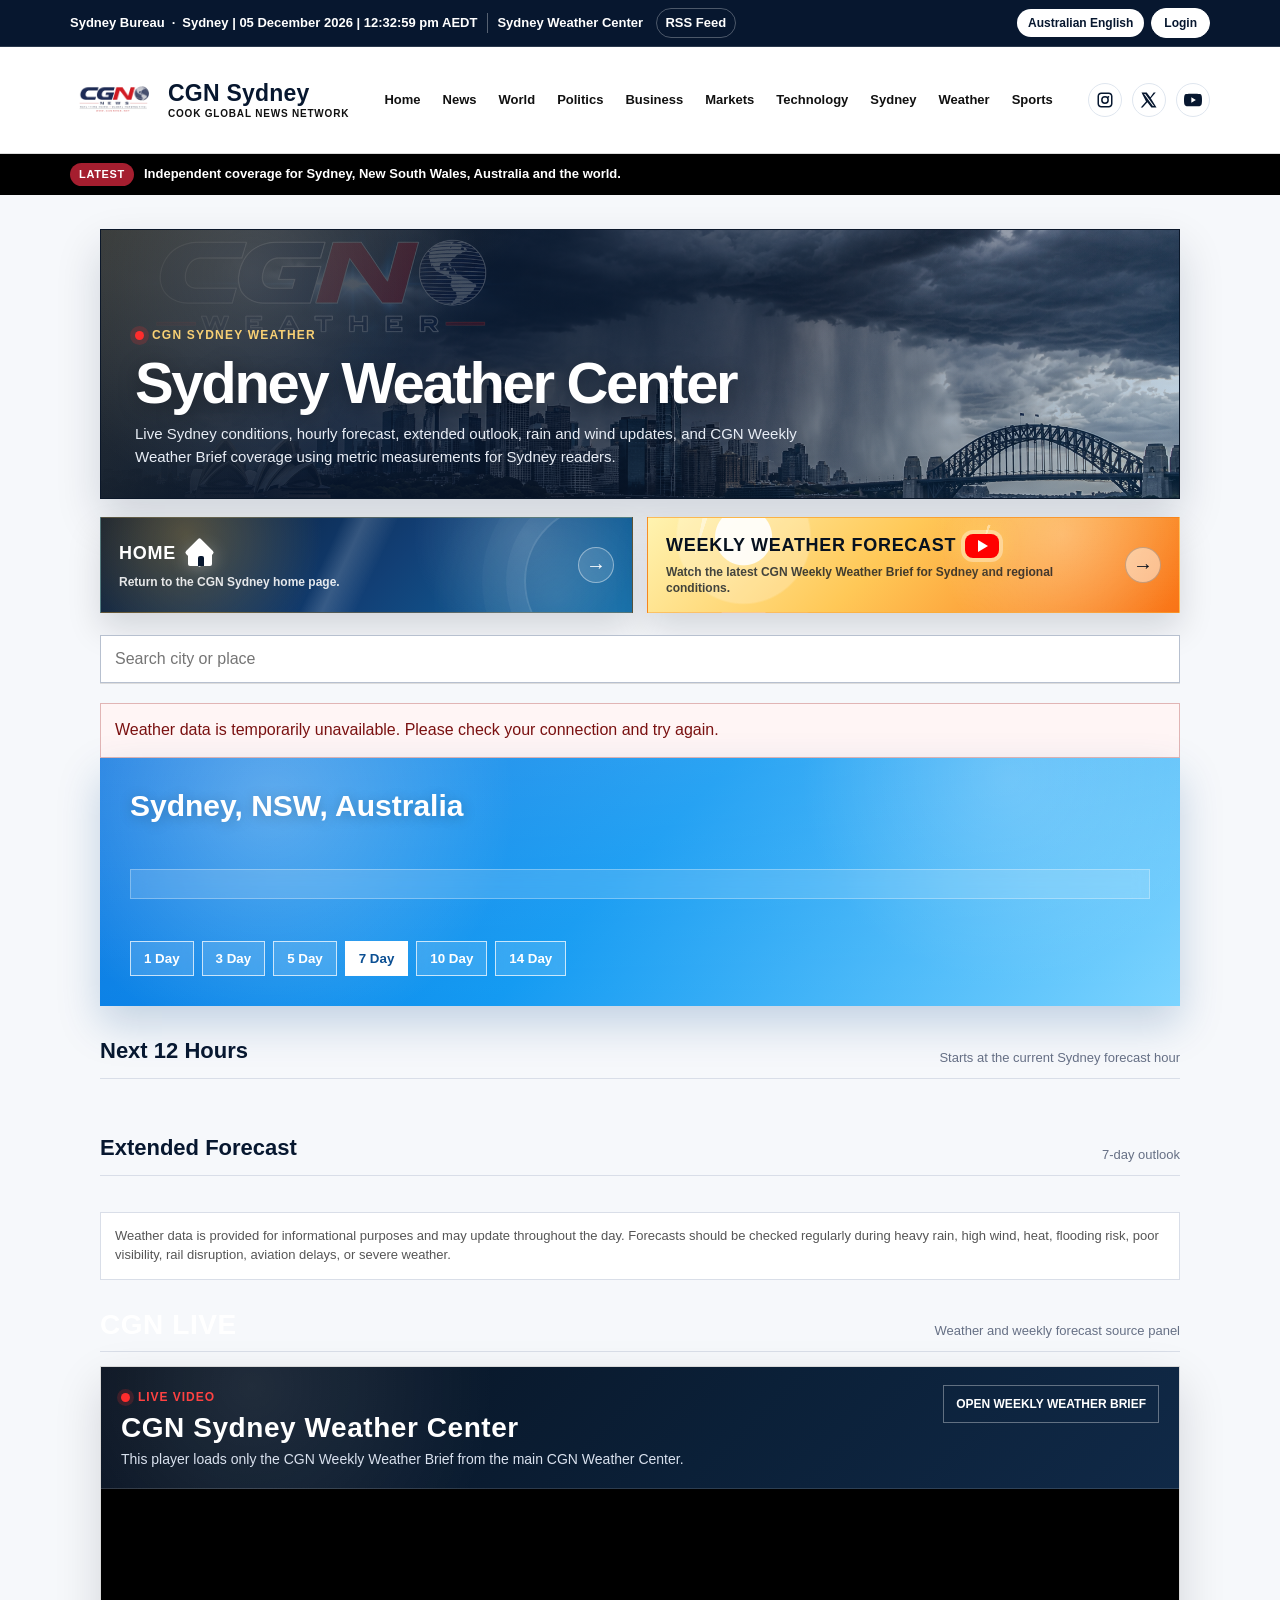
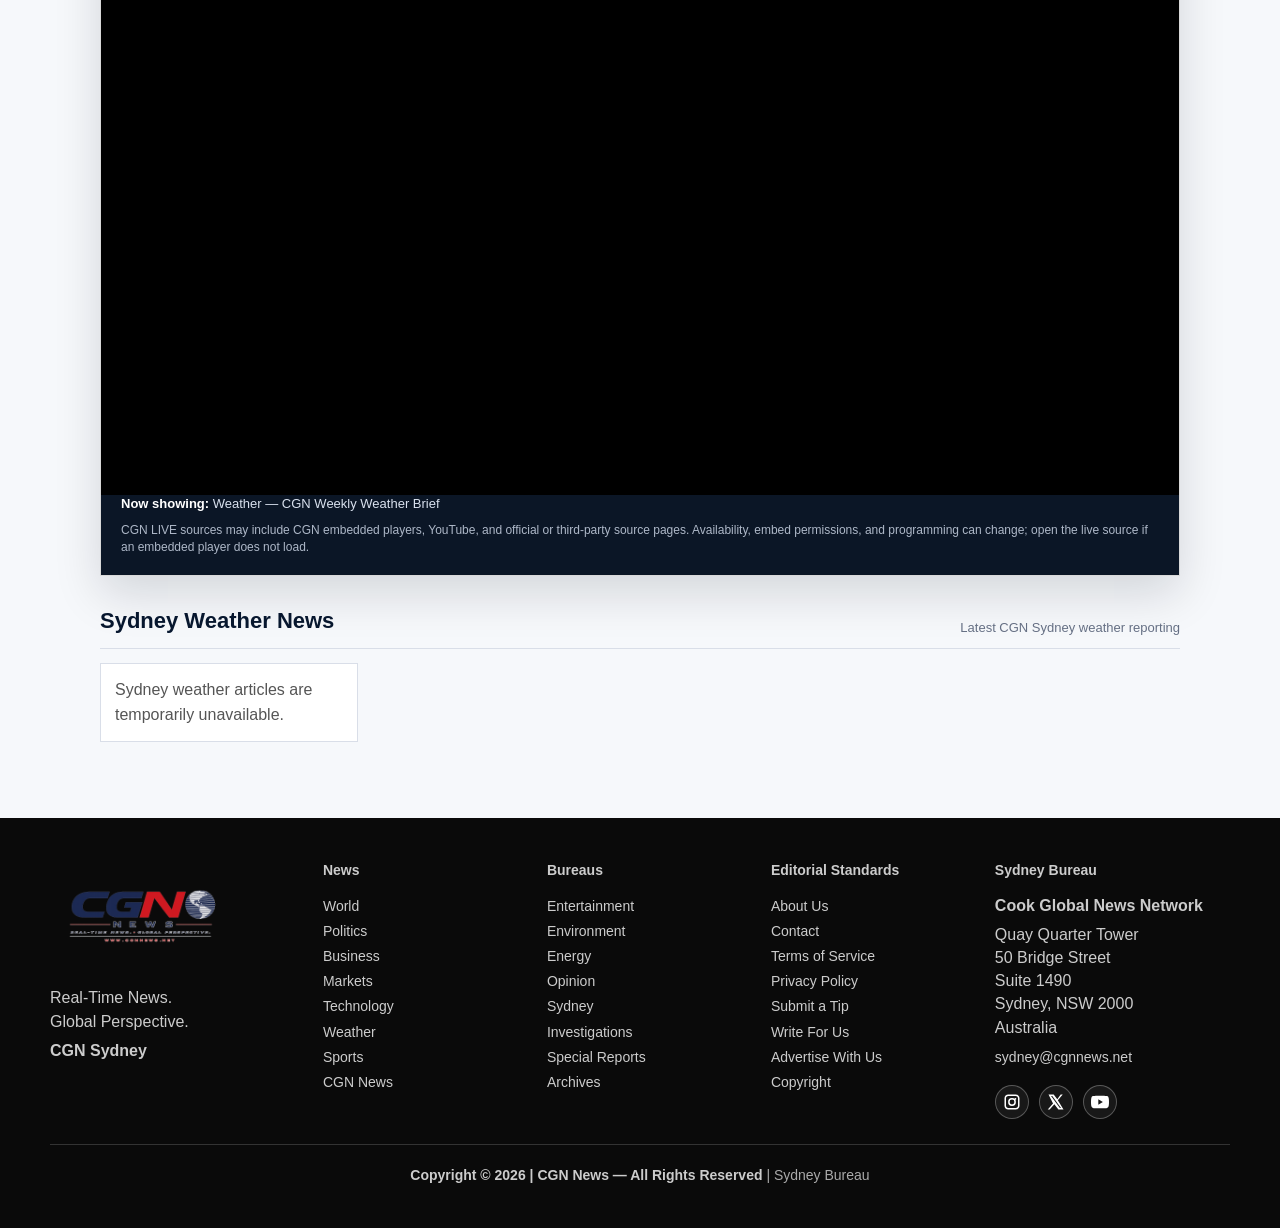
<file: weather/index.html>
<!DOCTYPE html>

<!-- CGN Sydney Weather Page | v1.0.10 Alpha | 2026-05-30T00:00:00Z UTC -->
<html lang="en-AU">
<head>
<meta charset="utf-8"/>
<meta content="width=device-width,initial-scale=1" name="viewport"/>
<title>Sydney Weather | CGN Sydney</title>
<meta content="Sydney weather forecasts, current conditions, hourly updates, extended outlooks, rain and wind updates, and CGN Weekly Weather Brief coverage from CGN Sydney." name="description"/>
<meta content="index, follow, max-image-preview:large" name="robots"/>
<meta content="CGN Sydney" name="author"/>
<link href="https://sydney.cgnnews.net/weather/" rel="canonical"/>


<link href="/favicon.ico" rel="icon" sizes="any"/>
<link href="/favicon-48x48.png" rel="icon" sizes="48x48" type="image/png"/>
<link href="/favicon-96x96.png" rel="icon" sizes="96x96" type="image/png"/>
<link href="/apple-touch-icon.png" rel="apple-touch-icon" sizes="180x180"/>
<link href="/favicon.ico" rel="shortcut icon"/>
<meta content="#07172f" name="theme-color"/>
<meta content="website" property="og:type"/>
<meta content="CGN Sydney" property="og:site_name"/>
<meta content="Sydney Weather | CGN Sydney" property="og:title"/>
<meta content="Sydney weather forecasts, current conditions, hourly updates, extended outlooks, rain and wind updates, and CGN Weekly Weather Brief coverage from CGN Sydney." property="og:description"/>
<meta content="https://sydney.cgnnews.net/weather/" property="og:url"/>
<meta content="https://sydney.cgnnews.net/assets/CGNWeatherCenterBanner01.png" property="og:image"/>
<meta content="summary_large_image" name="twitter:card"/>
<meta content="Sydney Weather | CGN Sydney" name="twitter:title"/>
<meta content="Sydney weather forecasts, current conditions, hourly updates, extended outlooks, rain and wind updates, and CGN Weekly Weather Brief coverage from CGN Sydney." name="twitter:description"/>
<meta content="https://sydney.cgnnews.net/assets/CGNWeatherCenterBanner01.png" name="twitter:image"/>
<link href="/assets/sydney.css" rel="stylesheet"/>
<script type="application/ld+json">
{
  "@context":"https://schema.org",
  "@graph":[
    {
      "@type":"WebPage",
      "@id":"https://sydney.cgnnews.net/weather/#webpage",
      "url":"https://sydney.cgnnews.net/weather/",
      "name":"Sydney Weather | CGN Sydney",
      "description":"Sydney weather forecasts, current conditions, hourly updates, extended outlooks, rain and wind updates, and CGN Weekly Weather Brief coverage from CGN Sydney.",
      "isPartOf":{"@id":"https://sydney.cgnnews.net/#website"},
      "publisher":{"@id":"https://sydney.cgnnews.net/#organization"},
      "about":{"@type":"Thing","name":"Sydney weather forecast"},
      "inLanguage":"en-AU"
    },
    {
      "@type":"WebSite",
      "@id":"https://sydney.cgnnews.net/#website",
      "url":"https://sydney.cgnnews.net/",
      "name":"CGN Sydney",
      "publisher":{"@id":"https://sydney.cgnnews.net/#organization"}
    },
    {
      "@type":"NewsMediaOrganization",
      "@id":"https://sydney.cgnnews.net/#organization",
      "name":"CGN Sydney",
      "legalName":"Cook Global News Network",
      "url":"https://sydney.cgnnews.net/",
      "logo":{"@type":"ImageObject","url":"https://sydney.cgnnews.net/assets/CGNNewsLogo01.png"},
      "address":{"@type":"PostalAddress","addressLocality":"Sydney","addressRegion":"NSW","addressCountry":"AU"},
      "email":"sydney@cgnnews.net",
      "sameAs":[
        "https://instagram.com/cookglobalnews",
        "https://x.com/CookGlobalNews",
        "https://youtube.com/@CookGlobalNews"
      ]
    }
  ]
}
</script>
<style>
:root{
  --weather-navy:#07172f;--weather-blue:#0f3d6e;--weather-red:#a51e2f;--weather-gold:#d7a53f;--weather-border:#dfe6ef;--weather-muted:#657083;--weather-bg:#f6f8fb;--weather-card:#fff;--weather-max:1120px;
}
body{background:var(--weather-bg);}
.weather-app{max-width:var(--weather-max);margin:34px auto;padding:0 20px 42px;font-family:Arial,Helvetica,sans-serif;color:#111827;}
.weather-hero{position:relative;overflow:hidden;min-height:270px;display:flex;align-items:flex-end;margin-bottom:18px;border:1px solid #0b1729;background:#07172f;color:#fff;isolation:isolate;box-shadow:0 20px 42px rgba(7,23,47,.16);}
.weather-hero::before{content:"";position:absolute;inset:0;background:linear-gradient(90deg,rgba(7,23,47,.97) 0%,rgba(7,23,47,.70) 44%,rgba(7,23,47,.15) 100%),url("/assets/CGNWeatherCenterBanner01.png") center/cover no-repeat;z-index:0;}
.weather-hero::after{content:"";position:absolute;inset:0;background:radial-gradient(circle at 14% 16%,rgba(255,255,255,.16),transparent 24%),linear-gradient(135deg,rgba(215,165,63,.20),transparent 32%),linear-gradient(315deg,rgba(16,139,232,.16),transparent 40%);z-index:1;pointer-events:none;}
.weather-hero-content{position:relative;z-index:2;max-width:780px;padding:30px 34px;}
.weather-kicker{display:inline-flex;align-items:center;gap:8px;font-size:12px;letter-spacing:.1em;text-transform:uppercase;color:#f8d074;font-weight:900;margin-bottom:10px;}
.weather-kicker::before{content:"";width:9px;height:9px;border-radius:999px;background:#ff2d2d;box-shadow:0 0 0 5px rgba(255,45,45,.18);}
.weather-hero h1{font-size:clamp(34px,5vw,58px);line-height:.98;margin:0 0 10px;letter-spacing:-.04em;color:#fff;text-shadow:0 4px 20px rgba(0,0,0,.35);}
.weather-hero p{max-width:760px;color:#e8edf5;font-size:15px;line-height:1.55;margin:0;}
.weather-action-panel{display:grid;grid-template-columns:repeat(2,minmax(0,1fr));gap:14px;margin:0 0 22px;}
.weather-action-btn{position:relative;overflow:hidden;min-height:88px;display:flex;align-items:center;justify-content:space-between;gap:18px;padding:16px 18px;color:#fff;text-decoration:none;border:1px solid rgba(255,255,255,.16);box-shadow:0 16px 34px rgba(7,17,31,.14);isolation:isolate;transition:transform .18s ease,box-shadow .18s ease,border-color .18s ease;}
.weather-action-btn:hover{transform:translateY(-2px);box-shadow:0 22px 48px rgba(7,17,31,.22);text-decoration:none;}
.weather-action-copy,.weather-action-arrow{position:relative;z-index:2;}
.weather-action-title{display:flex;align-items:center;gap:9px;font-size:18px;line-height:1.1;letter-spacing:.04em;text-transform:uppercase;font-weight:900;}
.weather-action-copy small{display:block;margin-top:6px;font-size:12px;line-height:1.35;color:rgba(255,255,255,.88);font-weight:800;}
.weather-action-arrow{flex:0 0 auto;width:36px;height:36px;border-radius:999px;display:flex;align-items:center;justify-content:center;border:1px solid rgba(255,255,255,.42);background:rgba(255,255,255,.12);font-size:20px;font-weight:900;}







.weather-forecast-btn{background:radial-gradient(circle at 18% 20%,rgba(255,255,255,.92) 0 28px,rgba(255,255,255,.22) 29px 66px,transparent 68px),radial-gradient(circle at 78% 18%,rgba(255,255,255,.28),transparent 30%),linear-gradient(135deg,#fff3b0 0%,#ffc857 44%,#f97316 100%);color:#07111f;border-color:rgba(247,148,30,.5);}
.weather-forecast-btn::before{content:"";position:absolute;left:-38px;top:-48px;width:170px;height:170px;background:conic-gradient(from 0deg,rgba(255,255,255,0) 0 11deg,rgba(255,255,255,.44) 12deg 18deg,rgba(255,255,255,0) 19deg 30deg);border-radius:50%;animation:weatherSunSpin 15s linear infinite;z-index:1;pointer-events:none;}
.weather-forecast-btn .weather-action-copy small{color:rgba(7,17,31,.76);}
.weather-forecast-btn .weather-action-arrow{border-color:rgba(7,17,31,.22);background:rgba(255,255,255,.48);color:#07111f;}
.youtube-sun-icon{position:relative;display:inline-flex;align-items:center;justify-content:center;width:34px;height:24px;border-radius:8px;background:#ff0000;box-shadow:0 0 0 4px rgba(255,255,255,.34),0 0 22px rgba(255,217,102,.78);flex:0 0 auto;}
.youtube-sun-icon::before{content:"";width:0;height:0;border-top:6px solid transparent;border-bottom:6px solid transparent;border-left:10px solid #fff;margin-left:2px;}
.youtube-sun-icon::after{content:"";position:absolute;inset:-10px;border-radius:50%;background:conic-gradient(from 0deg,transparent 0 15deg,rgba(255,255,255,.48) 16deg 22deg,transparent 23deg 45deg);animation:weatherSunSpin 12s linear infinite reverse;z-index:-1;}
@keyframes weatherButtonRainSweep{from{transform:translate3d(26px,-22px,0);}to{transform:translate3d(-44px,58px,0);}}
@keyframes weatherRadarSweep{from{transform:rotate(-34deg);}to{transform:rotate(326deg);}}
@keyframes weatherSunSpin{from{transform:rotate(0deg);}to{transform:rotate(360deg);}}
.search-box{margin-bottom:20px;position:relative;}
#locationInput{width:100%;box-sizing:border-box;padding:14px;font-size:16px;border:1px solid #b7c0cf;border-radius:0;outline:none;background:#fff;}
#locationInput:focus{border-color:#07172f;box-shadow:0 0 0 3px rgba(7,23,47,.08);}
#suggestions{position:absolute;width:100%;background:#fff;border:1px solid #ddd;border-top:none;z-index:100;box-sizing:border-box;box-shadow:0 8px 20px rgba(0,0,0,.08);}
#suggestions div{padding:11px 12px;cursor:pointer;font-size:14px;}
#suggestions div:hover{background:#f5f5f5;}
.current-weather{position:relative;overflow:hidden;background:linear-gradient(135deg,#0b6bd3 0%,#1593f5 52%,#62c1ff 100%);color:#fff;padding:30px;box-shadow:0 18px 40px rgba(8,71,135,.22);isolation:isolate;}
.current-weather::before{content:"";position:absolute;inset:0;background:radial-gradient(circle at 16% 18%,rgba(255,255,255,.28),transparent 26%),radial-gradient(circle at 84% 8%,rgba(255,255,255,.18),transparent 22%),linear-gradient(180deg,rgba(255,255,255,.10),rgba(255,255,255,0));pointer-events:none;z-index:0;}
.current-weather.weather-clear{background:linear-gradient(135deg,#0873df 0%,#139af2 48%,#7bd4ff 100%);}
.current-weather.weather-cloudy{background:linear-gradient(135deg,#2c6fae 0%,#5f9ed2 52%,#a6cbe5 100%);}
.current-weather.weather-rain{background:linear-gradient(135deg,#0b326f 0%,#1168a7 52%,#3996c9 100%);}
.current-weather.weather-snow{background:linear-gradient(135deg,#4d8fc4 0%,#8bc4ed 55%,#d7f0ff 100%);}
.current-weather.weather-fog{background:linear-gradient(135deg,#567995 0%,#83a5bb 54%,#c5d7e1 100%);}
.current-weather.weather-storm{background:linear-gradient(135deg,#071d42 0%,#123e73 52%,#1d6b9e 100%);}
.current-weather.weather-night{background:linear-gradient(135deg,#061123 0%,#0b2144 55%,#173a63 100%);}
.weather-effects{position:absolute;inset:0;overflow:hidden;pointer-events:none;z-index:1;}
.weather-content{position:relative;z-index:2;}
.current-weather h2{margin:0 0 18px;font-size:30px;line-height:1.2;text-shadow:0 2px 14px rgba(0,0,0,.22);}
.current-weather-main{display:flex;align-items:center;gap:22px;flex-wrap:wrap;}
.temp-main{font-size:72px;font-weight:bold;line-height:1;text-shadow:0 2px 16px rgba(0,0,0,.22);}
.icon-main{font-size:52px;filter:drop-shadow(0 3px 10px rgba(0,0,0,.22));}
#conditionText{font-size:18px;color:#f4fbff;margin-top:6px;}
.feels-like-main{margin-top:7px;font-size:14px;color:rgba(255,255,255,.9);font-weight:700;}
.today-summary{margin-top:20px;padding:14px 16px;border:1px solid rgba(255,255,255,.30);background:rgba(255,255,255,.14);color:#fff;line-height:1.45;font-size:15px;backdrop-filter:blur(8px);}
.weather-stats-grid{display:grid;grid-template-columns:repeat(auto-fit,minmax(132px,1fr));gap:10px;margin-top:18px;}
.weather-stat-card{min-height:68px;padding:12px;border:1px solid rgba(255,255,255,.30);background:rgba(255,255,255,.15);color:#fff;box-sizing:border-box;backdrop-filter:blur(8px);}
.weather-stat-card span{display:block;font-size:11px;letter-spacing:.06em;text-transform:uppercase;color:rgba(255,255,255,.78);font-weight:800;margin-bottom:7px;}
.weather-stat-card strong{display:block;font-size:18px;line-height:1.15;}
#updated{margin-top:18px;font-size:13px;color:rgba(255,255,255,.86);}
.controls{display:flex;flex-wrap:wrap;gap:8px;margin-top:24px;}
.controls button{padding:9px 13px;border:1px solid rgba(255,255,255,.72);background:rgba(255,255,255,.14);color:#fff;cursor:pointer;border-radius:0;font-weight:700;backdrop-filter:blur(8px);}
.controls button:hover,.controls button.active{background:#fff;color:#0b4f93;}
.hourly-section,.forecast-section,.weather-articles-section{margin-top:28px;}
.section-title{display:flex;align-items:end;justify-content:space-between;gap:16px;border-bottom:1px solid #d9dee8;margin-bottom:14px;padding-bottom:10px;}
.section-title h2{margin:0;font-size:22px;color:#07172f;}
.section-title span{font-size:13px;color:#667085;}
.hourly{display:flex;overflow-x:auto;gap:12px;padding-bottom:10px;}
.hour{min-width:118px;text-align:center;border:1px solid #d9dee8;padding:12px 8px;background:#fff;box-sizing:border-box;}
.hour .hour-icon{font-size:24px;margin:8px 0;}
.hour .hour-temp{font-size:20px;font-weight:800;margin-bottom:6px;}
.hour .hour-detail{font-size:11px;color:#555;line-height:1.35;}
.forecast-grid{display:grid;grid-template-columns:repeat(auto-fill,minmax(172px,1fr));gap:15px;}
.card{background:#fff;padding:16px 12px;border:1px solid #d9dee8;text-align:center;box-shadow:0 8px 20px rgba(16,24,40,.04);}
.card .forecast-condition{font-size:12px;color:#555;min-height:30px;}
.card .forecast-high-low{font-size:18px;font-weight:800;margin:8px 0;}
.card .forecast-detail{font-size:11px;color:#555;line-height:1.4;text-align:left;border-top:1px solid #eee;margin-top:10px;padding-top:10px;}
.card strong{display:block;margin-bottom:8px;}
.weather-note{margin-top:22px;padding:14px;border:1px solid #d9dee8;background:#fff;color:#555;font-size:13px;line-height:1.45;}
.error-box{margin-top:18px;padding:14px;border:1px solid #e1b5b5;background:#fff5f5;color:#7a1111;display:none;}
.cloud-puff{position:absolute;width:210px;height:74px;border-radius:999px;background:rgba(255,255,255,.28);filter:blur(12px);opacity:.55;animation:cloudDrift linear infinite;}
.fog-bank{position:absolute;left:-35%;width:170%;height:34%;background:linear-gradient(90deg,transparent,rgba(255,255,255,.46),rgba(255,255,255,.28),transparent);filter:blur(18px);opacity:.62;animation:fogRoll linear infinite;}
.raindrop{position:absolute;top:-24px;width:2px;height:24px;border-radius:999px;background:linear-gradient(180deg,rgba(255,255,255,0),rgba(255,255,255,.78));opacity:.78;transform:rotate(8deg);animation:rainFall linear infinite;}
.raindrop.heavy{width:3px;height:32px;opacity:.9;box-shadow:0 0 8px rgba(255,255,255,.22);}
.snowflake{position:absolute;top:-18px;width:7px;height:7px;border-radius:50%;background:rgba(255,255,255,.92);box-shadow:0 0 8px rgba(255,255,255,.55);animation:snowFall linear infinite;}
.sleet-pellet{position:absolute;top:-16px;width:5px;height:10px;border-radius:999px;background:rgba(221,241,255,.9);box-shadow:0 0 8px rgba(255,255,255,.45);animation:sleetFall linear infinite;}
.current-weather.weather-storm::after{content:"";position:absolute;inset:0;background:linear-gradient(115deg,transparent 0%,transparent 44%,rgba(255,255,255,.28) 47%,transparent 51%,transparent 100%);opacity:0;animation:stormFlash 7s infinite;z-index:1;pointer-events:none;}
@keyframes rainFall{from{transform:translate3d(0,-30px,0) rotate(8deg);}to{transform:translate3d(-34px,560px,0) rotate(8deg);}}
@keyframes snowFall{0%{transform:translate3d(0,-20px,0);opacity:0;}10%{opacity:.95;}100%{transform:translate3d(36px,560px,0);opacity:.25;}}
@keyframes fogRoll{0%{transform:translateX(-18%) translateY(0);opacity:.18;}20%{opacity:.66;}50%{transform:translateX(0) translateY(-8px);opacity:.52;}100%{transform:translateX(18%) translateY(0);opacity:.18;}}
@keyframes cloudDrift{from{transform:translateX(-35vw);}to{transform:translateX(115vw);}}
@keyframes sleetFall{from{transform:translate3d(0,-30px,0) rotate(10deg);}to{transform:translate3d(-26px,560px,0) rotate(10deg);}}
@keyframes stormFlash{0%,90%,100%{opacity:0;}92%{opacity:.48;}93%{opacity:0;}95%{opacity:.22;}}
.weather-articles-grid{display:grid;grid-template-columns:repeat(auto-fill,minmax(240px,1fr));gap:16px;}
.weather-article-card{border:1px solid #d9dee8;background:#fff;text-decoration:none;color:#111;display:flex;flex-direction:column;min-height:100%;box-shadow:0 8px 20px rgba(16,24,40,.04);}
.weather-article-card:hover h3{text-decoration:underline;}
.weather-article-card img{width:100%;height:145px;object-fit:cover;background:#eee;display:block;}
.weather-article-body{padding:14px;}
.weather-article-meta{font-size:11px;letter-spacing:.04em;text-transform:uppercase;color:#666;font-weight:800;margin-bottom:7px;}
.weather-article-body h3{margin:0 0 8px;font-size:18px;line-height:1.25;color:#07172f;}
.weather-article-body p{margin:0;color:#555;line-height:1.45;font-size:13px;}
.weather-articles-empty{border:1px solid #d9dee8;padding:14px;color:#555;background:#fff;}
.cgn-weather-live{margin-top:30px;scroll-margin-top:120px;}
.cgn-weather-live-shell{overflow:hidden;background:#07111f;color:#fff;border:1px solid #d9d9d9;box-shadow:0 18px 44px rgba(7,17,31,.14);isolation:isolate;}
.cgn-weather-live-header{display:flex;justify-content:space-between;align-items:flex-start;gap:18px;padding:18px 20px;border-bottom:1px solid rgba(255,255,255,.14);background:radial-gradient(circle at 14% 16%,rgba(255,255,255,.10),transparent 26%),linear-gradient(135deg,#07111f 0%,#0b2038 58%,#102947 100%);}
.cgn-weather-live-kicker{display:inline-flex;align-items:center;gap:8px;font-size:12px;letter-spacing:.08em;text-transform:uppercase;font-weight:900;color:#ff4242;margin-bottom:6px;}
.cgn-weather-live-dot{width:9px;height:9px;border-radius:50%;background:#ff2d2d;box-shadow:0 0 0 4px rgba(255,45,45,.18);}
.cgn-weather-live h2{margin:0;font-size:28px;line-height:1.1;letter-spacing:.02em;color:#fff;}
.cgn-weather-live-subtitle{margin:6px 0 0;color:#d9e1ee;font-size:14px;line-height:1.45;}
.cgn-weather-live-open{color:#fff;border:1px solid rgba(255,255,255,.35);padding:9px 12px;text-decoration:none;font-size:12px;font-weight:900;text-transform:uppercase;white-space:nowrap;}
.cgn-weather-live-open:hover{background:#fff;color:#07111f;text-decoration:none;}
.cgn-weather-live-video-wrap{position:relative;width:100%;aspect-ratio:16/9;min-height:260px;background:#000;overflow:hidden;isolation:isolate;}
.cgn-weather-live-video-wrap iframe{position:absolute;inset:0;width:100%;height:100%;border:0;display:block;background:#000;pointer-events:auto;}
.cgn-weather-live-fallback{display:none;position:absolute;inset:0;z-index:2;align-items:center;justify-content:center;text-align:center;padding:24px;background:radial-gradient(circle at 18% 18%,rgba(255,200,87,.20),transparent 30%),linear-gradient(135deg,#07111f,#111827);color:#fff;}
.cgn-weather-live-fallback.show{display:flex;}
.cgn-weather-live-fallback-card{width:min(820px,94%);display:grid;grid-template-columns:minmax(170px,280px) 1fr;gap:18px;align-items:center;text-align:left;padding:22px;border:1px solid rgba(255,255,255,.18);background:linear-gradient(135deg,rgba(255,255,255,.10),rgba(255,255,255,.04));box-shadow:0 18px 46px rgba(0,0,0,.34);}
.cgn-weather-live-fallback-image{width:100%;aspect-ratio:16/9;object-fit:cover;background:#050b14;border:1px solid rgba(255,255,255,.16);}
.cgn-weather-live-fallback-card strong{display:block;font-size:23px;line-height:1.1;margin-bottom:8px;}
.cgn-weather-live-fallback-card p{margin:0 0 14px;color:#d9e1ee;line-height:1.45;}
.cgn-weather-live-fallback-actions{display:flex;gap:10px;flex-wrap:wrap;}
.cgn-weather-live-fallback-actions a{display:inline-flex;align-items:center;justify-content:center;padding:10px 14px;background:#fff;color:#07111f;text-decoration:none;font-weight:900;}
.cgn-weather-live-fallback-actions a+a{background:transparent;color:#fff;border:1px solid rgba(255,255,255,.35);}



.cgn-weather-live-meta{padding:0 20px 18px;background:#0b1626;}
.cgn-weather-live-meta p{margin:0;color:#d9e1ee;font-size:13px;line-height:1.45;}
.cgn-weather-live-meta strong{color:#fff;}
.cgn-weather-live-disclaimer{margin-top:8px!important;color:#aeb8c8!important;font-size:12px!important;}

.weather-home-btn{
  background:
    radial-gradient(circle at 16% 18%, rgba(215,165,63,.36), transparent 30%),
    radial-gradient(circle at 80% 18%, rgba(255,255,255,.16), transparent 26%),
    linear-gradient(135deg,#07172f 0%,#123f75 54%,#0f6ca8 100%);
  border-color:rgba(215,165,63,.34);
}

.weather-home-btn::before{
  content:"";
  position:absolute;
  inset:0;
  background:
    linear-gradient(115deg, transparent 0%, transparent 42%, rgba(255,255,255,.18) 46%, transparent 52%, transparent 100%),
    radial-gradient(circle at 86% 84%, rgba(255,255,255,.12), transparent 28%);
  opacity:.9;
  z-index:1;
  pointer-events:none;
}

.weather-home-btn::after{
  content:"";
  position:absolute;
  right:-46px;
  bottom:-46px;
  width:150px;
  height:150px;
  border-radius:50%;
  border:2px solid rgba(255,255,255,.14);
  box-shadow:0 0 0 18px rgba(255,255,255,.045), 0 0 0 42px rgba(255,255,255,.025);
  z-index:1;
  pointer-events:none;
}

.home-icon{
  position:relative;
  display:inline-block;
  width:30px;
  height:27px;
  flex:0 0 auto;
}

.home-icon::before{
  content:"";
  position:absolute;
  left:3px;
  top:9px;
  width:24px;
  height:16px;
  border-radius:2px;
  background:#fff;
  box-shadow:0 0 18px rgba(255,255,255,.36);
}

.home-icon::after{
  content:"";
  position:absolute;
  left:4px;
  top:1px;
  width:21px;
  height:21px;
  background:#fff;
  transform:rotate(45deg);
  border-radius:2px;
}

.home-icon span{
  position:absolute;
  left:13px;
  bottom:2px;
  width:6px;
  height:10px;
  border-radius:2px 2px 0 0;
  background:#07172f;
  z-index:2;
}

@media(max-width:900px){
  .weather-app{margin:28px auto;padding:0 16px 34px;}
  .weather-hero{min-height:210px;}
  .weather-hero-content{padding:22px 20px;}
  .weather-action-panel{grid-template-columns:1fr;gap:12px;margin-bottom:20px;}
  .current-weather{padding:24px 18px;}
  .current-weather-main{justify-content:center;text-align:center;}
  .temp-main{font-size:58px;}
  .controls{justify-content:center;}
  .controls button{flex:1 1 84px;}
  .weather-stats-grid{grid-template-columns:repeat(2,minmax(0,1fr));}
  .forecast-grid{display:flex;overflow-x:auto;gap:12px;padding-bottom:12px;scroll-snap-type:x mandatory;-webkit-overflow-scrolling:touch;}
  .forecast-grid .card{flex:0 0 210px;scroll-snap-align:start;box-sizing:border-box;}
  .weather-articles-grid{grid-template-columns:1fr;}
  .cgn-weather-live-header{flex-direction:column;align-items:stretch;padding:16px;}
  .cgn-weather-live h2{font-size:24px;}
  .cgn-weather-live-open{text-align:center;}
  .cgn-weather-live-video-wrap{min-height:220px;}
  
  
  .cgn-weather-live-fallback{align-items:stretch;justify-content:flex-start;padding:12px;}
  .cgn-weather-live-fallback-card{width:100%;max-height:100%;overflow:auto;grid-template-columns:1fr;text-align:center;padding:16px;}
  .cgn-weather-live-fallback-image{max-height:130px;object-fit:contain;}
  .cgn-weather-live-fallback-actions{justify-content:center;}
  .cgn-weather-live-fallback-actions a{width:100%;box-sizing:border-box;}
}
@media(max-width:560px){.weather-hero h1{font-size:32px;}.weather-action-arrow{width:32px;height:32px;}.youtube-sun-icon{width:31px;height:22px;}.cgn-weather-live-video-wrap{min-height:235px;}}
</style>
</head>
<body data-lang="en">
<div id="cgn-sydney-header"></div>
<main class="weather-app">
<section aria-label="CGN Sydney Weather Center" class="weather-hero">
<div class="weather-hero-content">
<div class="weather-kicker">CGN Sydney Weather</div>
<h1>Sydney Weather Center</h1>
<p>Live Sydney conditions, hourly forecast, extended outlook, rain and wind updates, and CGN Weekly Weather Brief coverage using metric measurements for Sydney readers.</p>
</div>
</section>
<nav aria-label="CGN Sydney Weather quick actions" class="weather-action-panel">
<a aria-label="Home" class="weather-action-btn weather-home-btn" href="/">
<span class="weather-action-copy">
<span class="weather-action-title">Home <span aria-hidden="true" class="home-icon"><span></span></span></span>
<small>Return to the CGN Sydney home page.</small>
</span>
<span aria-hidden="true" class="weather-action-arrow">→</span>
</a>
<a aria-label="Weekly Weather Forecast" class="weather-action-btn weather-forecast-btn" href="https://www.cgnnews.net/weather/weekly-weather-brief/">
<span class="weather-action-copy">
<span class="weather-action-title">Weekly Weather Forecast <span aria-hidden="true" class="youtube-sun-icon"></span></span>
<small>Watch the latest CGN Weekly Weather Brief for Sydney and regional conditions.</small>
</span>
<span aria-hidden="true" class="weather-action-arrow">→</span>
</a>
</nav>
<div class="search-box">
<input aria-label="Search city or place" autocomplete="off" id="locationInput" oninput="suggestLocation()" placeholder="Search city or place"/>
<div id="suggestions"></div>
</div>
<div class="error-box" id="weatherError"></div>
<section aria-label="Current Sydney weather conditions" class="current-weather weather-clear">
<div aria-hidden="true" class="weather-effects" id="weatherEffects"></div>
<div class="weather-content">
<h2 id="locationTitle">Sydney, NSW, Australia</h2>
<div class="current-weather-main">
<div class="icon-main" id="weatherIcon"></div>
<div>
<div class="temp-main" id="tempMain"></div>
<div id="conditionText"></div>
<div class="feels-like-main" id="feelsLikeMain"></div>
</div>
</div>
<div class="today-summary" id="todaySummary"></div>
<div aria-label="Current weather details" class="weather-stats-grid" id="weatherStats"></div>
<div id="updated"></div>
<div aria-label="Forecast range controls" class="controls">
<button id="btn-1" onclick="setDays(1)">1 Day</button>
<button id="btn-3" onclick="setDays(3)">3 Day</button>
<button id="btn-5" onclick="setDays(5)">5 Day</button>
<button id="btn-7" onclick="setDays(7)">7 Day</button>
<button id="btn-10" onclick="setDays(10)">10 Day</button>
<button id="btn-14" onclick="setDays(14)">14 Day</button>
</div>
</div>
</section>
<section class="hourly-section">
<div class="section-title">
<h2>Next 12 Hours</h2>
<span>Starts at the current Sydney forecast hour</span>
</div>
<div class="hourly" id="hourly"></div>
</section>
<section class="forecast-section">
<div class="section-title">
<h2>Extended Forecast</h2>
<span id="forecastLabel">7-day outlook</span>
</div>
<div class="forecast-grid" id="forecast"></div>
</section>
<div class="weather-note">
Weather data is provided for informational purposes and may update throughout the day. Forecasts should be checked regularly during heavy rain, high wind, heat, flooding risk, poor visibility, rail disruption, aviation delays, or severe weather.
</div>
<section aria-labelledby="cgn-weather-live-title" class="cgn-weather-live" id="cgn-live-weather">
<div class="section-title">
<h2 id="cgn-weather-live-title">CGN LIVE</h2>
<span>Weather and weekly forecast source panel</span>
</div>
<div class="cgn-weather-live-shell">
<div class="cgn-weather-live-header">
<div>
<div class="cgn-weather-live-kicker"><span aria-hidden="true" class="cgn-weather-live-dot"></span> Live Video</div>
<h2>CGN Sydney Weather Center</h2>
<p class="cgn-weather-live-subtitle">This player loads only the CGN Weekly Weather Brief from the main CGN Weather Center.</p>
</div>
<a class="cgn-weather-live-open" href="https://www.cgnnews.net/weather/weekly-weather-brief/" id="weather-cgn-live-open" rel="noopener" target="_blank">Open Weekly Weather Brief</a>
</div>
<div class="cgn-weather-live-video-wrap">
<iframe allow="accelerometer; autoplay; clipboard-write; encrypted-media; gyroscope; picture-in-picture; web-share" allowfullscreen="" id="weather-cgn-live-frame" loading="lazy" referrerpolicy="strict-origin-when-cross-origin" title="CGN LIVE - Sydney Weather"></iframe>
<div aria-live="polite" class="cgn-weather-live-fallback" id="weather-cgn-live-fallback" role="status">
<div class="cgn-weather-live-fallback-card">
<img alt="" class="cgn-weather-live-fallback-image" id="weather-cgn-live-fallback-image" loading="lazy" src="/assets/CGNWeatherBrief01.png"/>
<div>
<strong id="weather-cgn-live-fallback-title">CGN Sydney Weather Brief</strong>
<p id="weather-cgn-live-fallback-text">Open the current source directly if the embedded player is unavailable on this device.</p>
<div class="cgn-weather-live-fallback-actions">
<a href="https://www.cgnnews.net/weather/weekly-weather-brief/" id="weather-cgn-live-fallback-link" rel="noopener" target="_blank">Open Weekly Weather Brief</a>
<a href="/weather/" id="weather-cgn-live-coverage-link">Open CGN Sydney Weather</a>
</div>
</div>
</div>
</div>
</div>
<div class="cgn-weather-live-meta">
<p id="weather-cgn-live-now"><strong>Now showing:</strong> Weather — CGN Weekly Weather Brief</p>
<p class="cgn-weather-live-disclaimer">CGN LIVE sources may include CGN embedded players, YouTube, and official or third-party source pages. Availability, embed permissions, and programming can change; open the live source if an embedded player does not load.</p>
</div>
</div>
</section>
<section aria-labelledby="weather-articles-title" class="weather-articles-section">
<div class="section-title">
<h2 id="weather-articles-title">Sydney Weather News</h2>
<span>Latest CGN Sydney weather reporting</span>
</div>
<div class="weather-articles-grid" id="weatherArticles">
<div class="weather-articles-empty">Loading Sydney weather articles...</div>
</div>
</section>
</main>
<div id="cgn-sydney-footer"></div>
<script src="/assets/sydney.js"></script>
<script>
const CGN_API_BASE = "https://script.google.com/macros/s/AKfycbx41mQg-Ine3XZ-VrMI_SaQn4_K6cDQHA0cBFyGPgupu_edNFoNRjSLv2hoSe_bOytt/exec";
const BUREAU = "sydney";
const LANG = "en";
const PAGE = {"html_lang": "en-AU", "title": "Sydney Weather | CGN Sydney", "description": "Sydney weather forecasts, current conditions, hourly updates, extended outlooks, rain and wind updates, and CGN Weekly Weather Brief coverage from CGN Sydney.", "kicker": "CGN Sydney Weather", "hero_title": "Sydney Weather Center", "hero_text": "Live Sydney conditions, hourly forecast, extended outlook, rain and wind updates, and CGN Weekly Weather Brief coverage using metric measurements for Sydney readers.", "radar": "Weather Radar", "radar_small": "Open Sydney weather warnings, rain tracking, flood alerts, and weather tools.", "weekly": "Weekly Weather Forecast", "weekly_small": "Watch the latest CGN Weekly Weather Brief for Sydney and regional conditions.", "search": "Search city or place", "default_label": "Sydney, NSW, Australia", "next12": "Next 12 Hours", "next12_sub": "Starts at the current Sydney forecast hour", "extended": "Extended Forecast", "weather_note": "Weather data is provided for informational purposes and may update throughout the day. Forecasts should be checked regularly during heavy rain, high wind, heat, flooding risk, poor visibility, rail disruption, aviation delays, or severe weather.", "live_span": "Weather and weekly forecast source panel", "live_title": "CGN Sydney Weather Center", "live_sub": "This player loads only the CGN Weekly Weather Brief from the main CGN Weather Center.", "open_weekly": "Open Weekly Weather Brief", "radar_btn": "Radar", "weather_btn": "Weather", "sports_btn": "Sports", "now_showing": "Now showing:", "news_title": "Sydney Weather News", "news_sub": "Latest CGN Sydney weather reporting", "loading_articles": "Loading Sydney weather articles...", "no_articles": "No Sydney weather articles are available right now.", "articles_unavailable": "Sydney weather articles are temporarily unavailable.", "data_unavailable": "Weather data is temporarily unavailable. Please try another location or refresh the page.", "connection_error": "Weather data is temporarily unavailable. Please check your connection and try again.", "forecast_label_suffix": "-day outlook", "today": "Today", "high": "High", "low": "Low", "wind": "Wind", "rain_chance": "Chance of rain", "feels": "Feels Like", "wind_speed": "Wind Speed", "wind_gusts": "Wind Gusts", "wind_direction": "Wind Direction", "humidity": "Humidity", "dew_point": "Dew Point", "pressure": "Pressure", "visibility": "Visibility", "cloud_cover": "Cloud Cover", "precipitation": "Precipitation", "uv_index": "UV Index", "sunrise": "Sunrise", "sunset": "Sunset", "last_updated": "Last Updated", "weather_articles_meta": "Weather", "locale": "en-AU"};

let forecastDays = 7;
let currentLat = -33.8688;
let currentLon = 151.2093;
let currentLabel = PAGE.default_label || "Sydney, NSW, Australia";

function setActiveButton(){
  [1,3,5,7,10,14].forEach(days => {
    const btn = document.getElementById("btn-" + days);
    if(btn) btn.classList.toggle("active", days === forecastDays);
  });
  const label = document.getElementById("forecastLabel");
  if(label) label.innerText = forecastDays + PAGE.forecast_label_suffix;
}

function setDays(days){
  forecastDays = days;
  setActiveButton();
  loadWeather(currentLat,currentLon,currentLabel);
}

function getWeather(code){
  code = Number(code);
  if(code === 0) return {icon:"☀️", text:"Clear", type:"clear", intensity:"light"};
  if([1,2].includes(code)) return {icon:"🌤", text:"Partly Cloudy", type:"cloudy", intensity:"light"};
  if(code === 3) return {icon:"☁️", text:"Cloudy", type:"cloudy", intensity:"moderate"};
  if([45,48].includes(code)) return {icon:"🌫", text:"Fog", type:"fog", intensity: code === 48 ? "heavy" : "moderate"};
  if([51,53,55].includes(code)) return {icon:"🌦", text:"Drizzle", type:"rain", intensity: code === 55 ? "moderate" : "light"};
  if([56,57,66,67].includes(code)) return {icon:"🌧", text:"Freezing Precipitation", type:"sleet", intensity:"moderate"};
  if([61,63,65,80,81,82].includes(code)) return {icon:"🌧", text:"Rain", type:"rain", intensity:[65,82].includes(code) ? "heavy" : "moderate"};
  if([71,73,75,77,85,86].includes(code)) return {icon:"❄️", text:"Snow", type:"snow", intensity:[75,86].includes(code) ? "heavy" : "moderate"};
  if([95,96,99].includes(code)) return {icon:"⛈", text:"Storm", type:"storm", intensity:[96,99].includes(code) ? "heavy" : "moderate"};
  return {icon:"🌤", text:"Weather", type:"cloudy", intensity:"light"};
}

function setError(message){
  const box = document.getElementById("weatherError");
  if(!box) return;
  box.style.display = message ? "block" : "none";
  box.innerText = message || "";
}

function num(value){
  const n = Number(value);
  return Number.isFinite(n) ? n : null;
}

function fmt(value, suffix, digits){
  const n = num(value);
  if(n === null) return "--";
  const d = Number.isFinite(digits) ? digits : 0;
  return `${n.toFixed(d)}${suffix || ""}`;
}

function fmtTemp(value){ return fmt(value,"°C",0); }
function fmtPercent(value){ return fmt(value,"%",0); }
function fmtPressure(value){ return fmt(value," hPa",0); }
function fmtKm(value){ return fmt(value," km",1); }

function formatCGNDate(value){
  if(!value) return "";
  const date = value instanceof Date ? value : new Date(value);
  if(isNaN(date.getTime())) return "";
  const parts = new Intl.DateTimeFormat(PAGE.locale || "en-AU", {
    timeZone:"Australia/Sydney",
    weekday:"long",
    day:"numeric",
    month:"long",
    year:"numeric",
    hour:"numeric",
    minute:"2-digit",
    second:"2-digit",
    hour12:true,
    timeZoneName:"short"
  }).formatToParts(date);
  const map = {};
  parts.forEach(function(part){ if(part.type !== "literal") map[part.type] = part.value; });
  return `${map.weekday}, ${map.day} ${map.month} ${map.year} at ${map.hour}:${map.minute}:${map.second} ${map.dayPeriod} ${map.timeZoneName}`;
}

function fmtTime(value){
  if(!value) return "--";
  return new Date(value).toLocaleTimeString(PAGE.locale || "en-AU",{hour:"numeric",minute:"2-digit",hour12:true,timeZone:"Australia/Sydney"});
}

function fmtForecastDate(value){
  if(!value) return "--";
  return new Date(String(value) + "T12:00:00").toLocaleDateString(PAGE.locale || "en-AU",{weekday:"short",month:"short",day:"numeric",timeZone:"Australia/Sydney"});
}

function fmtForecastHour(value){
  if(!value) return "--";
  return new Date(value).toLocaleTimeString(PAGE.locale || "en-AU",{hour:"numeric",hour12:true});
}

function windDirectionText(deg){
  const n = num(deg);
  if(n === null) return "--";
  const dirs = ["N","NNE","NE","ENE","E","ESE","SE","SSE","S","SSW","SW","WSW","WNW","NW","NNW"];
  return dirs[Math.round(n / 22.5) % 16];
}

function isNightTime(currentTime, sunrise, sunset){
  if(!currentTime || !sunrise || !sunset) return false;
  const now = new Date(currentTime).getTime();
  const rise = new Date(sunrise).getTime();
  const set = new Date(sunset).getTime();
  if([now,rise,set].some(v => isNaN(v))) return false;
  return now < rise || now >= set;
}

function nearestHourlyIndex(times,target){
  if(!Array.isArray(times) || !times.length) return 0;
  const targetTime = target ? new Date(target).getTime() : Date.now();
  let bestIndex = 0;
  let bestDiff = Infinity;
  times.forEach((t,i)=>{
    const diff = Math.abs(new Date(t).getTime() - targetTime);
    if(diff < bestDiff){ bestDiff = diff; bestIndex = i; }
  });
  return bestIndex;
}

function currentHourlyStartIndex(times,currentTime){
  if(!Array.isArray(times) || !times.length) return 0;
  const base = currentTime ? new Date(currentTime) : new Date();
  if(isNaN(base.getTime())) return nearestHourlyIndex(times,currentTime);
  base.setMinutes(0,0,0);
  const target = base.getTime();
  for(let i=0;i<times.length;i++){
    const t = new Date(times[i]).getTime();
    if(!isNaN(t) && t >= target) return i;
  }
  return Math.max(0,times.length - 12);
}

function getCurrentDailyIndex(dailyTimes,currentTime){
  if(!Array.isArray(dailyTimes) || !dailyTimes.length) return 0;
  const currentLocalDate = String(currentTime || "").slice(0,10);
  if(currentLocalDate){
    const exactIndex = dailyTimes.findIndex(day => String(day || "").slice(0,10) === currentLocalDate);
    if(exactIndex >= 0) return exactIndex;
  }
  return 0;
}

function setWeatherMood(type,options){
  const panel = document.querySelector(".current-weather");
  const effects = document.getElementById("weatherEffects");
  if(!panel || !effects) return;
  options = options || {};
  const intensity = options.intensity || "moderate";
  const isNight = !!options.isNight;
  panel.classList.remove("weather-clear","weather-cloudy","weather-rain","weather-snow","weather-fog","weather-storm","weather-sleet","weather-night");
  panel.classList.add("weather-" + (type || "cloudy"));
  panel.classList.toggle("weather-night", isNight);
  effects.innerHTML = "";

  if(type === "cloudy" || type === "storm"){
    const cloudCount = type === "storm" ? 5 : 4;
    for(let i=0;i<cloudCount;i++){
      const cloud = document.createElement("span");
      cloud.className = "cloud-puff";
      cloud.style.top = (12 + Math.random() * 46) + "%";
      cloud.style.left = (-35 + Math.random() * 25) + "%";
      cloud.style.width = (160 + Math.random() * 140) + "px";
      cloud.style.height = (42 + Math.random() * 46) + "px";
      cloud.style.animationDuration = (26 + Math.random() * 22) + "s";
      cloud.style.animationDelay = (-Math.random() * 30) + "s";
      effects.appendChild(cloud);
    }
  }

  if(type === "fog"){
    for(let i=0;i<5;i++){
      const fog = document.createElement("span");
      fog.className = "fog-bank";
      fog.style.top = (8 + i * 16) + "%";
      fog.style.animationDuration = (18 + i * 5) + "s";
      fog.style.animationDelay = (-i * 5) + "s";
      fog.style.opacity = String(0.32 + i * 0.06);
      effects.appendChild(fog);
    }
  }

  if(type === "rain" || type === "storm"){
    const count = type === "storm" || intensity === "heavy" ? 116 : 78;
    for(let i=0;i<count;i++){
      const drop = document.createElement("span");
      drop.className = "raindrop" + ((type === "storm" || intensity === "heavy") ? " heavy" : "");
      drop.style.left = Math.random() * 100 + "%";
      drop.style.animationDuration = (0.55 + Math.random() * 0.85) + "s";
      drop.style.animationDelay = (-Math.random() * 2.4) + "s";
      drop.style.opacity = (0.34 + Math.random() * 0.62).toFixed(2);
      effects.appendChild(drop);
    }
  }

  if(type === "sleet"){
    for(let i=0;i<70;i++){
      const pellet = document.createElement("span");
      pellet.className = "sleet-pellet";
      pellet.style.left = Math.random() * 100 + "%";
      pellet.style.animationDuration = (0.8 + Math.random() * 1.2) + "s";
      pellet.style.animationDelay = (-Math.random() * 2.5) + "s";
      pellet.style.opacity = (0.42 + Math.random() * 0.5).toFixed(2);
      effects.appendChild(pellet);
    }
  }

  if(type === "snow"){
    const count = intensity === "heavy" ? 82 : 54;
    for(let i=0;i<count;i++){
      const flake = document.createElement("span");
      flake.className = "snowflake";
      const size = 3 + Math.random() * 7;
      flake.style.left = Math.random() * 100 + "%";
      flake.style.width = size + "px";
      flake.style.height = size + "px";
      flake.style.animationDuration = (5 + Math.random() * 7) + "s";
      flake.style.animationDelay = (-Math.random() * 8) + "s";
      flake.style.opacity = (0.45 + Math.random() * 0.5).toFixed(2);
      effects.appendChild(flake);
    }
  }
}

function renderStat(label,value){
  return `<div class="weather-stat-card"><span>${label}</span><strong>${value || "--"}</strong></div>`;
}

async function loadWeather(lat,lon,label){
  currentLat = lat;
  currentLon = lon;
  currentLabel = label;
  setError("");

  try{
    const res = await fetch(
      `https://api.open-meteo.com/v1/forecast?latitude=${encodeURIComponent(lat)}&longitude=${encodeURIComponent(lon)}&current=temperature_2m,apparent_temperature,relative_humidity_2m,precipitation,weather_code,cloud_cover,pressure_msl,wind_speed_10m,wind_direction_10m,wind_gusts_10m&hourly=temperature_2m,apparent_temperature,relative_humidity_2m,dew_point_2m,precipitation_probability,precipitation,weather_code,cloud_cover,visibility,pressure_msl,wind_speed_10m,wind_direction_10m,wind_gusts_10m&daily=temperature_2m_max,temperature_2m_min,weather_code,precipitation_probability_max,precipitation_sum,wind_speed_10m_max,wind_gusts_10m_max,uv_index_max,sunrise,sunset&forecast_days=14&temperature_unit=celsius&wind_speed_unit=kmh&precipitation_unit=mm&timezone=Australia%2FSydney`,
      {cache:"no-store"}
    );

    const data = await res.json();

    if(!data || !data.current || !data.hourly || !data.daily){
      setError(PAGE.data_unavailable);
      return;
    }

    const current = data.current;
    const currentIndex = nearestHourlyIndex(data.hourly.time,current.time);
    const todayDailyIndex = getCurrentDailyIndex(data.daily.time,current.time);
    const w = getWeather(current.weather_code);

    const currentTemp = num(current.temperature_2m);
    const feelsLike = current.apparent_temperature ?? (data.hourly.apparent_temperature ? data.hourly.apparent_temperature[currentIndex] : null);
    const humidity = current.relative_humidity_2m ?? (data.hourly.relative_humidity_2m ? data.hourly.relative_humidity_2m[currentIndex] : null);
    const dewPoint = data.hourly.dew_point_2m ? data.hourly.dew_point_2m[currentIndex] : null;
    const rainChance = data.hourly.precipitation_probability ? data.hourly.precipitation_probability[currentIndex] : null;
    const precip = current.precipitation ?? (data.hourly.precipitation ? data.hourly.precipitation[currentIndex] : null);
    const pressure = current.pressure_msl ?? (data.hourly.pressure_msl ? data.hourly.pressure_msl[currentIndex] : null);
    const visibilityMeters = data.hourly.visibility ? data.hourly.visibility[currentIndex] : null;
    const visibilityKm = num(visibilityMeters) === null ? null : num(visibilityMeters) / 1000;
    const cloudCover = current.cloud_cover ?? (data.hourly.cloud_cover ? data.hourly.cloud_cover[currentIndex] : null);
    const windSpeed = current.wind_speed_10m ?? (data.hourly.wind_speed_10m ? data.hourly.wind_speed_10m[currentIndex] : null);
    const windDirection = current.wind_direction_10m ?? (data.hourly.wind_direction_10m ? data.hourly.wind_direction_10m[currentIndex] : null);
    const windGusts = current.wind_gusts_10m ?? (data.hourly.wind_gusts_10m ? data.hourly.wind_gusts_10m[currentIndex] : null);

    const nightMode = isNightTime(current.time, data.daily.sunrise ? data.daily.sunrise[todayDailyIndex] : null, data.daily.sunset ? data.daily.sunset[todayDailyIndex] : null);
    setWeatherMood(w.type,{intensity:w.intensity,isNight:nightMode});

    document.getElementById("locationTitle").innerText = label;
    document.getElementById("weatherIcon").innerText = w.icon;
    document.getElementById("conditionText").innerText = w.text;
    document.getElementById("tempMain").innerText = fmtTemp(currentTemp);
    document.getElementById("feelsLikeMain").innerText = PAGE.feels + " " + fmtTemp(feelsLike);

    const todayMax = data.daily.temperature_2m_max ? data.daily.temperature_2m_max[todayDailyIndex] : null;
    const todayMin = data.daily.temperature_2m_min ? data.daily.temperature_2m_min[todayDailyIndex] : null;
    const todayRainChance = data.daily.precipitation_probability_max ? data.daily.precipitation_probability_max[todayDailyIndex] : rainChance;
    const todayWind = data.daily.wind_speed_10m_max ? data.daily.wind_speed_10m_max[todayDailyIndex] : windSpeed;

    document.getElementById("todaySummary").innerText =
      `${PAGE.today}: ${w.text}. ${PAGE.high} ${fmtTemp(todayMax)} / ${PAGE.low} ${fmtTemp(todayMin)}. ${PAGE.wind} ${windDirectionText(windDirection)} at ${fmt(todayWind," km/h",0)}. ${PAGE.rain_chance} ${fmtPercent(todayRainChance)}.`;

    const stats = document.getElementById("weatherStats");
    stats.innerHTML =
      renderStat(PAGE.feels, fmtTemp(feelsLike)) +
      renderStat(PAGE.wind_speed, `${fmt(windSpeed," km/h",0)} ${windDirectionText(windDirection)}`) +
      renderStat(PAGE.wind_gusts, fmt(windGusts," km/h",0)) +
      renderStat(PAGE.wind_direction, windDirectionText(windDirection)) +
      renderStat(PAGE.humidity, fmtPercent(humidity)) +
      renderStat(PAGE.dew_point, fmtTemp(dewPoint)) +
      renderStat(PAGE.pressure, fmtPressure(pressure)) +
      renderStat(PAGE.visibility, fmtKm(visibilityKm)) +
      renderStat(PAGE.cloud_cover, fmtPercent(cloudCover)) +
      renderStat(PAGE.rain_chance, fmtPercent(rainChance)) +
      renderStat(PAGE.precipitation, fmt(precip," mm",1)) +
      renderStat(PAGE.uv_index, data.daily.uv_index_max ? fmt(data.daily.uv_index_max[todayDailyIndex],"",1) : "--") +
      renderStat(PAGE.sunrise, data.daily.sunrise ? fmtTime(data.daily.sunrise[todayDailyIndex]) : "--") +
      renderStat(PAGE.sunset, data.daily.sunset ? fmtTime(data.daily.sunset[todayDailyIndex]) : "--");

    document.getElementById("updated").innerText = PAGE.last_updated + ": " + formatCGNDate(new Date());

    const hourly = document.getElementById("hourly");
    hourly.innerHTML = "";
    const hourlyStartIndex = currentHourlyStartIndex(data.hourly.time,current.time);
    const hourlyTimes = data.hourly.time.slice(hourlyStartIndex,hourlyStartIndex + 12);

    hourlyTimes.forEach((t,offset)=>{
      const i = hourlyStartIndex + offset;
      const hw = getWeather(data.hourly.weather_code[i]);
      const temp = data.hourly.temperature_2m[i];
      const hourlyFeels = data.hourly.apparent_temperature ? data.hourly.apparent_temperature[i] : null;
      const hourlyRain = data.hourly.precipitation_probability ? data.hourly.precipitation_probability[i] : null;
      const hourlyWind = data.hourly.wind_speed_10m ? data.hourly.wind_speed_10m[i] : null;

      hourly.innerHTML += `
        <div class="hour">
          <strong>${fmtForecastHour(t)}</strong><br>
          <div class="hour-icon">${hw.icon}</div>
          <div class="hour-temp">${fmtTemp(temp)}</div>
          <div class="hour-detail">${PAGE.feels} ${fmtTemp(hourlyFeels)}</div>
          <div class="hour-detail">${PAGE.rain_chance} ${fmtPercent(hourlyRain)}</div>
          <div class="hour-detail">${PAGE.wind} ${fmt(hourlyWind," km/h",0)}</div>
        </div>
      `;
    });

    const forecast = document.getElementById("forecast");
    forecast.innerHTML = "";

    data.daily.time.slice(todayDailyIndex,todayDailyIndex + forecastDays).forEach((d,offset)=>{
      const i = todayDailyIndex + offset;
      const dw = getWeather(data.daily.weather_code[i]);
      const max = data.daily.temperature_2m_max[i];
      const min = data.daily.temperature_2m_min[i];
      const dailyRain = data.daily.precipitation_probability_max ? data.daily.precipitation_probability_max[i] : null;
      const dailyWind = data.daily.wind_speed_10m_max ? data.daily.wind_speed_10m_max[i] : null;
      const dailyUv = data.daily.uv_index_max ? data.daily.uv_index_max[i] : null;
      const sunrise = data.daily.sunrise ? data.daily.sunrise[i] : null;
      const sunset = data.daily.sunset ? data.daily.sunset[i] : null;
      const dailyPrecip = data.daily.precipitation_sum ? data.daily.precipitation_sum[i] : null;

      forecast.innerHTML += `
        <div class="card">
          <strong>${fmtForecastDate(d)}</strong>
          <div style="font-size:30px;margin:8px 0;">${dw.icon}</div>
          <div class="forecast-condition">${dw.text}</div>
          <div class="forecast-high-low">${fmtTemp(max)} / ${fmtTemp(min)}</div>
          <div class="forecast-detail">
            ${PAGE.rain_chance}: ${fmtPercent(dailyRain)}<br>
            ${PAGE.wind}: ${fmt(dailyWind," km/h",0)}<br>
            ${PAGE.uv_index}: ${fmt(dailyUv,"",1)}<br>
            ${PAGE.precipitation}: ${fmt(dailyPrecip," mm",1)}<br>
            ${PAGE.sunrise}: ${fmtTime(sunrise)}<br>
            ${PAGE.sunset}: ${fmtTime(sunset)}
          </div>
        </div>
      `;
    });

    setActiveButton();

  }catch(err){
    console.error("SYDNEY WEATHER LOAD ERROR:",err);
    setError(PAGE.connection_error);
  }
}

let suggestionTimer = null;

function suggestLocation(){
  clearTimeout(suggestionTimer);
  suggestionTimer = setTimeout(async function(){
    const input = document.getElementById("locationInput");
    const suggestions = document.getElementById("suggestions");
    const q = input.value.trim();

    if(q.length < 2){
      suggestions.innerHTML = "";
      return;
    }

    try{
      const res = await fetch(`https://geocoding-api.open-meteo.com/v1/search?name=${encodeURIComponent(q)}&count=5&language=en`);
      const data = await res.json();
      suggestions.innerHTML = "";

      if(!data.results) return;

      data.results.forEach(loc=>{
        const label = `${loc.name}, ${loc.admin1 || ""} ${loc.country}`.replace(/\s+/g," ").trim();
        const div = document.createElement("div");
        div.innerText = label;
        div.onclick = ()=>{
          input.value = label;
          suggestions.innerHTML = "";
          loadWeather(loc.latitude,loc.longitude,label);
        };
        suggestions.appendChild(div);
      });
    }catch(err){
      console.error("LOCATION SUGGEST ERROR:",err);
    }
  },250);
}

function safeText(value){
  return String(value || "").replace(/[&<>"']/g,function(c){
    return {"&":"&amp;","<":"&lt;",">":"&gt;",'"':"&quot;","'":"&#039;"}[c];
  });
}

function slugify(value){
  return String(value || "").toLowerCase().replace(/[^a-z0-9\s-]/g,"").replace(/\s+/g,"-").replace(/-+/g,"-").replace(/^-+|-+$/g,"");
}

function getArticleTime(article){
  if(!article) return 0;
  const directDate = article.published_at || article.updated_at || article.date || article.created_at || "";
  if(directDate){
    const parsed = new Date(directDate).getTime();
    if(!isNaN(parsed)) return parsed;
  }
  return 0;
}

function buildWeatherArticleUrl(article){
  const MAIN_SITE = "https://www.cgnnews.net";
  const existingUrl = String(article.url || article.canonical_url || article.canonicalUrl || "").trim();
  if(existingUrl){
    try{
      const parsed = new URL(existingUrl, MAIN_SITE);
      let path = parsed.pathname || "/";
      path = path.replace(/^\/en(?=\/)/i, "");
      return MAIN_SITE + path.replace(/\/?$/, "/");
    }catch(e){}
  }
  const slug = slugify(article.slug || article.title || "weather-story");
  const time = getArticleTime(article);
  const date = time ? new Date(time) : new Date();
  const year = date.getUTCFullYear();
  const month = String(date.getUTCMonth() + 1).padStart(2,"0");
  const day = String(date.getUTCDate()).padStart(2,"0");
  return `${MAIN_SITE}/weather/${year}/${month}/${day}/${slug}/`;
}

function formatArticleDate(article){
  const time = getArticleTime(article);
  if(!time) return "";
  return formatCGNDate(new Date(time));
}

async function loadWeatherArticles(){
  const mount = document.getElementById("weatherArticles");
  if(!mount) return;

  try{
    async function readArticlesFrom(url){
      const response = await fetch(url,{cache:"no-store"});
      const json = await response.json();
      if(Array.isArray(json)) return json;
      if(Array.isArray(json.articles)) return json.articles;
      if(Array.isArray(json.rows)) return json.rows;
      if(Array.isArray(json.data)) return json.data;
      if(Array.isArray(json.items)) return json.items;
      if(json && json.success && Array.isArray(json.data)) return json.data;
      if(json && json.success && Array.isArray(json.items)) return json.items;
      return [];
    }

    const allArticles = await readArticlesFrom(`${CGN_API_BASE}?action=articles&limit=300`);
    const articles = allArticles.filter(function(article){
      const status = String(article.status || "published").toLowerCase().trim();
      const title = String(article.title || "").toLowerCase();
      const slug = String(article.slug || "").toLowerCase();
      const category = String(article.category || "").toLowerCase();
      return (!status || status === "published") && (title.includes("weekly weather brief") || slug.includes("weekly-weather-brief") || (category === "weather" && title.includes("weather brief")));
    }).sort(function(a,b){ return getArticleTime(b) - getArticleTime(a); }).slice(0,5);

    if(!articles.length){
      mount.innerHTML = `<div class="weather-articles-empty">${safeText(PAGE.no_articles)}</div>`;
      return;
    }

    mount.innerHTML = "";
    articles.forEach(function(article){
      const title = safeText(article.title || "Weekly Weather Brief");
      const summary = safeText(article.summary || article.subtitle || "");
      const image = safeText(article.hero_image_url || article.image || "/assets/CGNWeatherBrief01.png");
      const author = safeText(article.author || "CGN News");
      const date = safeText(formatArticleDate(article));
      const url = buildWeatherArticleUrl(article);

      mount.insertAdjacentHTML("beforeend", `
        <a class="weather-article-card" href="${url}" aria-label="Read ${title}">
          <img src="${image}" alt="${title}" loading="lazy">
          <div class="weather-article-body">
            <div class="weather-article-meta">Weekly Weather Brief • ${author}${date ? " • " + date : ""}</div>
            <h3>${title}</h3>
            <p>${summary}</p>
          </div>
        </a>
      `);
    });

  }catch(err){
    console.error("SYDNEY WEATHER ARTICLES ERROR:",err);
    mount.innerHTML = `<div class="weather-articles-empty">${safeText(PAGE.articles_unavailable)}</div>`;
  }
}

const WEATHER_CGN_LIVE_FEEDS = {
  weather:{
    label:PAGE.weather_btn,
    source:"CGN Weekly Weather Brief",
    title:"CGN Weekly Weather Brief",
    embed:"https://www.cgnnews.net/weather/weekly-weather-brief/?embed=1&muted=1",
    sourceUrl:"https://www.cgnnews.net/weather/weekly-weather-brief/",
    directoryUrl:"https://www.cgnnews.net/weather/weekly-weather-brief/",
    coverageUrl:"/weather/",
    fallbackImage:"/assets/CGNWeatherBrief01.png",
    fallbackTitle:"CGN Weekly Weather Brief",
    fallbackText:"Open the CGN Weekly Weather Brief directly if the embedded player is unavailable."
  }
};

function withWeatherCGNLiveParams(url){
  return String(url || "");
}

function changeWeatherCGNLive(key){
  const feed = WEATHER_CGN_LIVE_FEEDS.weather;
  const frame = document.getElementById("weather-cgn-live-frame");
  const fallback = document.getElementById("weather-cgn-live-fallback");
  const open = document.getElementById("weather-cgn-live-open");
  const now = document.getElementById("weather-cgn-live-now");
  const fallbackLink = document.getElementById("weather-cgn-live-fallback-link");
  const coverageLink = document.getElementById("weather-cgn-live-coverage-link");
  const fallbackTitle = document.getElementById("weather-cgn-live-fallback-title");
  const fallbackText = document.getElementById("weather-cgn-live-fallback-text");
  const fallbackImage = document.getElementById("weather-cgn-live-fallback-image");

  if(open){
    open.href = feed.sourceUrl;
    open.textContent = PAGE.open_weekly;
  }

  if(now){
    now.innerHTML = "<strong>" + safeText(PAGE.now_showing) + "</strong> " + safeText(feed.label) + " — " + safeText(feed.source);
  }

  if(fallbackLink) fallbackLink.href = feed.sourceUrl;
  if(coverageLink) coverageLink.href = feed.coverageUrl || "/";
  if(fallbackTitle) fallbackTitle.textContent = feed.fallbackTitle;
  if(fallbackText) fallbackText.textContent = feed.fallbackText;
  if(fallbackImage) fallbackImage.src = feed.fallbackImage || "/assets/CGNWeatherBrief01.png";

  if(frame){
    frame.title = feed.title || "CGN Weekly Weather Brief";
    frame.style.display = "block";
    frame.src = withWeatherCGNLiveParams(feed.embed);
    if(fallback) fallback.classList.remove("show");
  }
}

setActiveButton();
loadWeather(currentLat,currentLon,currentLabel);
changeWeatherCGNLive("weather");
loadWeatherArticles();

function scheduleMidnightWeatherRefresh(){
  const now = new Date();
  const nextMidnight = new Date(now);
  nextMidnight.setHours(24,0,5,0);
  setTimeout(function(){
    loadWeather(currentLat,currentLon,currentLabel);
    scheduleMidnightWeatherRefresh();
  },Math.max(1000,nextMidnight.getTime() - now.getTime()));
}
scheduleMidnightWeatherRefresh();

function normalizeSydneyPageLinks(){
  const MAIN_SITE = "https://www.cgnnews.net";
  document.querySelectorAll("a[href]").forEach(function(anchor){
    const raw = anchor.getAttribute("href") || "";
    if(raw === "/en/weather/" || raw === "/en/weather") anchor.setAttribute("href","/weather/");
    if(raw === "/en/sports/" || raw === "/en/sports") anchor.setAttribute("href","/sports/");
    if(/^\/category\/(local|world|politics|markets|business|technology|energy|entertainment|environment|opinion|investigations|special-reports)\/?$/i.test(raw)){
      anchor.setAttribute("href", MAIN_SITE + raw.replace(/\/?$/,"/"));
    }
  });
}
document.addEventListener("DOMContentLoaded",function(){
  normalizeSydneyPageLinks();
  setTimeout(normalizeSydneyPageLinks,700);
  setTimeout(normalizeSydneyPageLinks,1700);
});

</script>
<script defer="" src="/assets/js/cgn-bureau-v106.js"></script>
</body>
</html>
</file>
<file: assets/sydney.css>
/* ============================================================
   CGN MUMBAI v1.0.6 Alpha | 2026-05-30T00:24:18Z UTC
   Cook Global News Network / CGN News
   ============================================================ */
:root{
  --cgn-navy:#07172f;
  --cgn-blue:#0f3d6e;
  --cgn-gold:#d7a53f;
  --cgn-red:#a51e2f;
  --cgn-ink:#121826;
  --cgn-muted:#657083;
  --cgn-border:#dfe6ef;
  --cgn-bg:#f6f8fb;
  --cgn-card:#ffffff;
  --cgn-soft:#edf3fb;
  --max:1180px;
}
*{box-sizing:border-box}
html{scroll-behavior:smooth}
body{margin:0;font-family:Georgia,'Times New Roman',serif;background:var(--cgn-bg);color:var(--cgn-ink);line-height:1.55}
body[data-lang='hi'],body[data-lang='mr']{font-family:'Noto Sans Devanagari','Nirmala UI','Mangal',Arial,sans-serif}
a{color:inherit;text-decoration:none}
a:hover{text-decoration:underline}
img{max-width:100%;height:auto}
.skip-link{position:absolute;left:-999px;top:auto;background:#fff;color:#000;padding:.75rem;z-index:9999}.skip-link:focus{left:1rem;top:1rem}
.cgn-topline{background:var(--cgn-navy);color:#fff;font-size:.85rem}.cgn-topline-inner{max-width:var(--max);margin:0 auto;padding:.4rem 1rem;display:flex;justify-content:space-between;gap:1rem;align-items:center;flex-wrap:wrap}.cgn-topline-left{display:flex;align-items:center;gap:.35rem;flex-wrap:wrap}.bureau-clock{font-variant-numeric:tabular-nums;white-space:nowrap;color:#fff}.bureau-weather{display:inline-flex;align-items:center;margin-left:.45rem;border-left:1px solid rgba(255,255,255,.32);padding-left:.55rem;color:#fff;font-variant-numeric:tabular-nums;white-space:nowrap}.bureau-weather:hover{text-decoration:underline}.cgn-topline a{color:#fff}.cgn-lang{display:flex;gap:.45rem;align-items:center;flex-wrap:wrap}.cgn-lang a{border:1px solid rgba(255,255,255,.35);border-radius:999px;padding:.12rem .55rem}.cgn-lang a.active{background:#fff;color:var(--cgn-navy);text-decoration:none}
.cgn-header{background:#fff;border-bottom:1px solid var(--cgn-border);position:sticky;top:0;z-index:1000}.cgn-header-inner{max-width:var(--max);margin:0 auto;padding:.8rem 1rem;display:flex;align-items:center;justify-content:space-between;gap:1rem}.cgn-brand{display:flex;align-items:center;gap:.75rem;min-width:0}.cgn-brand img{width:58px;height:58px;border-radius:12px;object-fit:contain}.cgn-brand-title{display:block;font-weight:800;font-size:1.35rem;letter-spacing:.02em;color:var(--cgn-navy);line-height:1.1}.cgn-brand-sub{display:block;font-size:.86rem;color:var(--cgn-muted);white-space:nowrap;overflow:hidden;text-overflow:ellipsis;max-width:45vw}.cgn-menu-toggle{display:none;background:var(--cgn-navy);color:#fff;border:0;border-radius:8px;padding:.55rem .8rem;font-weight:700}.cgn-nav{display:flex;gap:.25rem;align-items:center;flex-wrap:wrap;justify-content:flex-end}.cgn-nav a{font-weight:700;color:var(--cgn-navy);padding:.4rem .55rem;border-radius:999px;font-size:.92rem}.cgn-nav a:hover,.cgn-nav a.active{background:var(--cgn-soft);text-decoration:none}
.cgn-breaking{background:var(--cgn-red);color:#fff}.cgn-breaking-inner{max-width:var(--max);margin:0 auto;padding:.48rem 1rem;font-weight:700;display:flex;gap:.55rem;align-items:center;overflow:hidden}.cgn-breaking-label{background:#fff;color:var(--cgn-red);padding:.08rem .5rem;border-radius:999px;font-size:.8rem}.cgn-breaking-text{white-space:nowrap;overflow:hidden;text-overflow:ellipsis}
.cgn-main{max-width:var(--max);margin:0 auto;padding:1.25rem 1rem 2.5rem}.hero{display:grid;grid-template-columns:1.35fr .65fr;gap:1rem;align-items:stretch;margin-bottom:1.25rem}.hero-card{background:linear-gradient(135deg,rgba(7,23,47,.94),rgba(15,61,110,.88)),url('/assets/CGNNewsLogo01.png') right 2rem center/260px no-repeat;border-radius:22px;color:#fff;min-height:360px;padding:2rem;display:flex;flex-direction:column;justify-content:flex-end;box-shadow:0 18px 40px rgba(7,23,47,.18);overflow:hidden}.hero-kicker,.card-kicker{color:var(--cgn-gold);font-weight:800;text-transform:uppercase;letter-spacing:.08em;font-size:.82rem}.hero h1{font-size:clamp(2.1rem,4.8vw,4.3rem);line-height:.98;margin:.45rem 0}.hero p{font-size:1.08rem;max-width:720px;margin:.25rem 0 1rem}.hero-actions{display:flex;gap:.75rem;flex-wrap:wrap}.btn{display:inline-flex;align-items:center;justify-content:center;background:var(--cgn-navy);color:#fff;border:1px solid var(--cgn-navy);border-radius:999px;padding:.65rem 1rem;font-weight:800;text-decoration:none}.btn:hover{text-decoration:none;filter:brightness(1.05)}.btn.alt{background:#fff;color:var(--cgn-navy)}.btn.gold{background:var(--cgn-gold);border-color:var(--cgn-gold);color:#111}.btn.ghost{background:transparent;color:var(--cgn-navy)}.hero-side{display:grid;gap:1rem}.side-card{background:#fff;border:1px solid var(--cgn-border);border-radius:20px;padding:1.1rem;box-shadow:0 10px 25px rgba(16,24,40,.06)}.side-card h2{font-size:1.15rem;margin:.2rem 0 .4rem;color:var(--cgn-navy)}.side-card p{margin:0;color:var(--cgn-muted)}
.section-head{display:flex;justify-content:space-between;gap:1rem;align-items:end;margin:1.6rem 0 .75rem;border-bottom:3px solid var(--cgn-navy);padding-bottom:.45rem}.section-head h2{margin:0;color:var(--cgn-navy);font-size:1.55rem}.section-head p{margin:0;color:var(--cgn-muted)}.tools{display:flex;gap:.7rem;flex-wrap:wrap;margin:.85rem 0 1rem}.tools input,.tools select{font:inherit;padding:.65rem .75rem;border:1px solid var(--cgn-border);border-radius:10px;background:#fff;min-height:42px}.tools input{flex:1 1 260px}.tools select{flex:0 1 220px}.pill-row{display:flex;gap:.45rem;flex-wrap:wrap;margin:.7rem 0}.pill{border:1px solid var(--cgn-border);background:#fff;border-radius:999px;padding:.35rem .65rem;font-weight:700;color:var(--cgn-navy);cursor:pointer}.pill.active{background:var(--cgn-navy);color:#fff;border-color:var(--cgn-navy)}
.grid{display:grid;grid-template-columns:repeat(3,1fr);gap:1rem}.article-card{background:#fff;border:1px solid var(--cgn-border);border-radius:18px;overflow:hidden;box-shadow:0 9px 24px rgba(16,24,40,.06);display:flex;flex-direction:column;min-height:100%}.article-card img{width:100%;height:185px;object-fit:cover;background:#e8eef6}.article-card-body{padding:1rem;display:flex;flex-direction:column;gap:.45rem;flex:1}.article-card h3{font-size:1.18rem;line-height:1.22;margin:0;color:var(--cgn-navy)}.article-card p{margin:0;color:#3c4656}.meta{font-size:.84rem;color:var(--cgn-muted);display:flex;gap:.35rem;flex-wrap:wrap}.article-card .read{margin-top:auto;color:var(--cgn-red);font-weight:800}.lead-card{grid-column:span 2}.lead-card img{height:300px}.lead-card h3{font-size:1.7rem}.empty-state{background:#fff;border:1px dashed var(--cgn-border);border-radius:18px;padding:2rem;text-align:center;color:var(--cgn-muted)}
.article-layout{max-width:860px;margin:0 auto;background:#fff;border:1px solid var(--cgn-border);border-radius:22px;padding:clamp(1rem,3vw,2.4rem);box-shadow:0 12px 34px rgba(16,24,40,.07)}.article-kicker{text-transform:uppercase;color:var(--cgn-red);font-weight:900;letter-spacing:.08em}.article-title{font-size:clamp(2rem,5vw,4rem);line-height:1.02;color:var(--cgn-navy);margin:.35rem 0}.article-subtitle{font-size:1.25rem;color:#3c4656;margin:.25rem 0 1rem}.article-hero{border-radius:16px;overflow:hidden;margin:1rem 0;background:#e8eef6}.article-hero img{width:100%;max-height:520px;object-fit:cover}.credit{font-size:.78rem;color:var(--cgn-muted);margin-top:.25rem}.article-body{font-size:1.08rem}.article-body p{margin:1rem 0}.article-body a{text-decoration:underline;color:var(--cgn-blue)}.what-means{background:#fff8e6;border-left:5px solid var(--cgn-gold);padding:1rem;border-radius:12px;margin:1.5rem 0}.language-box{display:flex;gap:.5rem;flex-wrap:wrap;padding:.8rem;background:var(--cgn-soft);border-radius:14px;margin:1rem 0}.language-box a{font-weight:800;color:var(--cgn-navy);border:1px solid var(--cgn-border);background:#fff;border-radius:999px;padding:.35rem .65rem}.paywall-note{background:#f7fafc;border:1px solid var(--cgn-border);padding:.85rem;border-radius:12px;color:#475467}
.page-card{background:#fff;border:1px solid var(--cgn-border);border-radius:22px;padding:clamp(1.2rem,3vw,2.4rem);box-shadow:0 12px 34px rgba(16,24,40,.06)}.page-card h1{color:var(--cgn-navy);font-size:clamp(2rem,4vw,3rem);line-height:1.05;margin:.2rem 0 1rem}.page-card h2{color:var(--cgn-navy);margin-top:1.5rem}.legal-note{background:#fff8e6;border-left:5px solid var(--cgn-gold);padding:1rem;border-radius:12px}.footer{background:var(--cgn-navy);color:#fff;margin-top:2rem}.footer-inner{max-width:var(--max);margin:0 auto;padding:2rem 1rem;display:grid;grid-template-columns:1.4fr repeat(3,.7fr);gap:1rem}.footer img{width:84px;border-radius:14px}.footer h3,.footer h4{margin:.2rem 0 .5rem}.footer a{display:block;color:#fff;margin:.3rem 0}.copyright-line{border-top:1px solid rgba(255,255,255,.18);padding:1rem;color:rgba(255,255,255,.78);text-align:center;font-size:.85rem}.copyright-line a{display:inline;color:rgba(255,255,255,.92);text-decoration:underline;text-underline-offset:3px}
.loading{opacity:.75}.sr-only{position:absolute;width:1px;height:1px;padding:0;margin:-1px;overflow:hidden;clip:rect(0,0,0,0);white-space:nowrap;border:0}.ad-slot{border:1px dashed var(--cgn-border);background:#fff;border-radius:16px;padding:1rem;text-align:center;color:var(--cgn-muted);margin:1rem 0}
@media(max-width:900px){.cgn-menu-toggle{display:block}.cgn-header-inner{align-items:flex-start}.cgn-nav{display:none;width:100%;flex-direction:column;align-items:stretch;padding:.5rem 0}.cgn-nav.open{display:flex}.cgn-nav a{display:block}.hero{grid-template-columns:1fr}.grid{grid-template-columns:1fr 1fr}.lead-card{grid-column:span 1}.footer-inner{grid-template-columns:1fr 1fr}.cgn-brand-sub{max-width:60vw}}
@media(max-width:620px){.cgn-topline-inner{display:block}.bureau-clock{display:inline-block;margin-top:.2rem}.cgn-lang{margin-top:.4rem}.cgn-header-inner{flex-wrap:wrap}.cgn-brand img{width:48px;height:48px}.cgn-brand-title{font-size:1.1rem}.cgn-brand-sub{white-space:normal;max-width:72vw}.hero-card{min-height:315px;padding:1.25rem}.grid{grid-template-columns:1fr}.article-card img,.lead-card img{height:205px}.footer-inner{grid-template-columns:1fr}.tools{display:block}.tools input,.tools select{width:100%;margin:.35rem 0}.article-layout{border-radius:0;border-left:0;border-right:0}.cgn-main{padding-left:0;padding-right:0}.hero,.section-head,.tools,.pill-row,.empty-state{margin-left:1rem;margin-right:1rem}.page-card{border-radius:0;border-left:0;border-right:0}.article-title{font-size:2.1rem}}


/* CGN Sydney v1.0.4 account / paywall polish */
.account-top-btn{border:1px solid rgba(255,255,255,.35);background:#fff;color:#07172f;font-weight:900;border-radius:999px;padding:7px 12px;cursor:pointer}.account-top-btn.subscribed{background:#f5c542;color:#07172f}.account-modal{display:none;position:fixed;inset:0;z-index:9999}.account-modal.open{display:block}.account-modal-backdrop{position:absolute;inset:0;background:rgba(2,8,23,.62)}.account-modal-card{position:relative;z-index:1;max-width:620px;margin:7vh auto;background:#fff;color:#111;border:1px solid #d8dce4;box-shadow:0 28px 80px rgba(2,8,23,.38);padding:24px;max-height:86vh;overflow:auto}.account-modal-close{position:absolute;right:12px;top:10px;border:0;background:#07172f;color:#fff;border-radius:999px;width:32px;height:32px;font-size:22px;line-height:1;cursor:pointer}.account-form{display:grid;gap:10px;margin-top:12px}.account-form label{font-size:12px;text-transform:uppercase;letter-spacing:.06em;font-weight:900;color:#344054}.account-form input{width:100%;box-sizing:border-box;border:1px solid #aab1bf;padding:12px;font-size:15px}.account-message{margin-top:12px;font-size:13px;color:#555}.account-message.error{color:#9b1c1c}.account-message.success,.account-success{color:#0f6b3b;background:#f1fff6;border:1px solid #b8e5c8;padding:12px;margin-top:14px}.account-mini-grid{display:grid;grid-template-columns:repeat(2,minmax(0,1fr));gap:10px;margin:14px 0}.account-mini-grid div{border:1px solid #e4e7ec;background:#f9fafb;padding:12px}.account-mini-grid span{display:block;font-size:11px;text-transform:uppercase;letter-spacing:.06em;color:#667085;font-weight:900}.account-mini-grid strong{display:block;margin-top:4px;overflow-wrap:anywhere}.account-actions{display:flex;gap:10px;flex-wrap:wrap;margin-top:14px}.paypal-box{border:1px solid #d8dce4;background:#f9fafb;padding:16px;margin-top:14px}.paypal-box h3{margin:0 0 6px}.paypal-form{display:inline-grid;gap:8px;justify-items:center;margin:8px 0}.paypal-form input[type=submit]{border:0;background:#ffd140;color:#000;padding:12px 18px;border-radius:6px;font-weight:900;cursor:pointer}.paywall{border:1px solid #d8dce4;background:#fff;padding:22px;margin:28px 0;text-align:center;box-shadow:0 10px 24px rgba(7,23,47,.08)}.paywall h2{margin-top:0}.account-split{display:grid;grid-template-columns:1fr 1fr;gap:18px}.reporter-grid{display:grid;grid-template-columns:repeat(auto-fit,minmax(220px,1fr));gap:14px;margin-top:18px}.reporter-card{border:1px solid #d8dce4;background:#fff;padding:16px}.reporter-card h3{margin:0 0 8px}.small-note{font-size:12px;color:#667085}@media(max-width:760px){.account-modal-card{margin:4vh 14px}.account-mini-grid,.account-split{grid-template-columns:1fr}.account-top-btn{padding:6px 10px}.cgn-lang{gap:6px}}


/* ============================================================
   CGN Sydney Header/Footer Shell Polish v1.0.5 Alpha
   Match CGN News / Archives shell style while preserving
   Sydney bureau clock, weather, account, paywall and articles.
   ============================================================ */

.cgn-topline{
  background:#07172f !important;
  color:#fff !important;
  border-bottom:1px solid rgba(255,255,255,.14) !important;
  font-family:Arial, Helvetica, sans-serif !important;
}
.cgn-topline-inner{
  max-width:1180px !important;
  margin:0 auto !important;
  padding:8px 20px !important;
  display:flex !important;
  justify-content:space-between !important;
  align-items:center !important;
  gap:14px !important;
  flex-wrap:wrap !important;
}
.cgn-topline-left{
  display:flex !important;
  align-items:center !important;
  gap:7px !important;
  flex-wrap:wrap !important;
  font-size:13px !important;
  font-weight:700 !important;
}
.bureau-clock{
  color:#fff !important;
  font-variant-numeric:tabular-nums !important;
}
.bureau-weather{
  display:inline-flex !important;
  color:#fff !important;
  border-left:1px solid rgba(255,255,255,.32) !important;
  padding-left:9px !important;
  margin-left:3px !important;
  font-weight:800 !important;
}
.cgn-lang{
  display:flex !important;
  align-items:center !important;
  gap:7px !important;
  flex-wrap:wrap !important;
  font-family:Arial, Helvetica, sans-serif !important;
}
.cgn-lang a{
  display:inline-flex !important;
  align-items:center !important;
  justify-content:center !important;
  min-height:28px !important;
  padding:4px 10px !important;
  border:1px solid rgba(255,255,255,.36) !important;
  border-radius:999px !important;
  color:#fff !important;
  font-size:12px !important;
  font-weight:800 !important;
  text-decoration:none !important;
}
.cgn-lang a.active{
  background:#fff !important;
  color:#07172f !important;
}
.account-top-btn{
  display:inline-flex !important;
  align-items:center !important;
  justify-content:center !important;
  min-height:30px !important;
  padding:5px 12px !important;
  border:1px solid #fff !important;
  border-radius:999px !important;
  background:#fff !important;
  color:#07172f !important;
  font-size:12px !important;
  font-weight:900 !important;
  cursor:pointer !important;
}
.account-top-btn.subscribed{
  background:#d7a53f !important;
  border-color:#d7a53f !important;
  color:#07172f !important;
}
.cgn-header{
  background:#fff !important;
  color:#111 !important;
  border-bottom:1px solid #ddd !important;
  position:sticky !important;
  top:0 !important;
  z-index:1000 !important;
  font-family:Arial, Helvetica, sans-serif !important;
}
.cgn-header-inner{
  max-width:1180px !important;
  margin:0 auto !important;
  padding:10px 20px !important;
  display:flex !important;
  justify-content:space-between !important;
  align-items:center !important;
  gap:18px !important;
}
.cgn-brand{
  display:flex !important;
  align-items:center !important;
  gap:12px !important;
  min-width:240px !important;
  color:#111 !important;
  text-decoration:none !important;
  flex-shrink:0 !important;
}
.cgn-brand img{
  width:86px !important;
  height:86px !important;
  object-fit:contain !important;
  border-radius:0 !important;
}
.cgn-brand-title{
  display:block !important;
  color:#07172f !important;
  font-family:Arial Black, Arial, Helvetica, sans-serif !important;
  font-size:23px !important;
  font-weight:900 !important;
  line-height:1.05 !important;
  letter-spacing:.01em !important;
}
.network-name{
  display:block !important;
  margin-top:3px !important;
  color:#111 !important;
  font-family:Arial Black, Arial, Helvetica, sans-serif !important;
  font-size:10px !important;
  font-weight:900 !important;
  letter-spacing:.08em !important;
  text-transform:uppercase !important;
  line-height:1.1 !important;
}
.cgn-brand-sub{
  display:block !important;
  color:#657083 !important;
  font-size:12px !important;
  font-weight:700 !important;
  max-width:310px !important;
  white-space:nowrap !important;
  overflow:hidden !important;
  text-overflow:ellipsis !important;
}
.cgn-nav{
  display:flex !important;
  justify-content:center !important;
  align-items:center !important;
  gap:6px !important;
  flex-wrap:wrap !important;
  flex:1 1 auto !important;
}
.cgn-nav a{
  color:#111 !important;
  background:transparent !important;
  border-radius:999px !important;
  padding:6px 8px !important;
  font-size:13px !important;
  font-weight:800 !important;
  text-decoration:none !important;
  white-space:nowrap !important;
}
.cgn-nav a:hover,
.cgn-nav a.active{
  background:#edf3fb !important;
  color:#07172f !important;
  text-decoration:none !important;
}
.cgn-header-social{
  display:flex !important;
  align-items:center !important;
  justify-content:flex-end !important;
  gap:8px !important;
  flex-shrink:0 !important;
}
.cgn-header-social a{
  display:inline-flex !important;
  align-items:center !important;
  justify-content:center !important;
  min-height:30px !important;
  padding:5px 9px !important;
  border:1px solid #dfe6ef !important;
  border-radius:999px !important;
  color:#07172f !important;
  background:#fff !important;
  font-size:11px !important;
  font-weight:900 !important;
  text-decoration:none !important;
  text-transform:uppercase !important;
  letter-spacing:.04em !important;
}
.cgn-header-social a:hover{
  background:#07172f !important;
  color:#fff !important;
  text-decoration:none !important;
}
.cgn-menu-toggle{
  display:none !important;
  background:#07172f !important;
  color:#fff !important;
  border:0 !important;
  border-radius:8px !important;
  padding:9px 12px !important;
  font-weight:900 !important;
  cursor:pointer !important;
}
.cgn-breaking{
  background:#000 !important;
  color:#fff !important;
  font-family:Arial, Helvetica, sans-serif !important;
}
.cgn-breaking-inner{
  max-width:1180px !important;
  margin:0 auto !important;
  padding:9px 20px !important;
  display:flex !important;
  align-items:center !important;
  gap:10px !important;
  overflow:hidden !important;
  font-size:13px !important;
  font-weight:800 !important;
}
.cgn-breaking-label{
  display:inline-flex !important;
  align-items:center !important;
  justify-content:center !important;
  background:#a51e2f !important;
  color:#fff !important;
  border-radius:999px !important;
  padding:3px 9px !important;
  font-size:11px !important;
  font-weight:900 !important;
  text-transform:uppercase !important;
  letter-spacing:.06em !important;
  flex:0 0 auto !important;
}
.cgn-breaking-text{
  white-space:nowrap !important;
  overflow:hidden !important;
  text-overflow:ellipsis !important;
}
.footer{
  background:#0a0a0a !important;
  color:#fff !important;
  padding:40px 20px !important;
  margin-top:2rem !important;
  font-family:Arial, Helvetica, sans-serif !important;
}
.footer-container{
  max-width:1180px !important;
  margin:0 auto !important;
  display:grid !important;
  grid-template-columns:1.25fr 1fr 1fr 1fr 1.2fr !important;
  gap:28px !important;
  align-items:start !important;
}
.footer h4{
  margin:0 0 10px !important;
  color:#fff !important;
  font-size:15px !important;
  font-weight:900 !important;
}
.footer p{
  margin:6px 0 !important;
  color:#ccc !important;
  line-height:1.45 !important;
}
.footer a{
  display:inline !important;
  color:#ccc !important;
  text-decoration:none !important;
  font-size:14px !important;
  line-height:1.8 !important;
}
.footer a:hover{
  color:#fff !important;
  text-decoration:underline !important;
}
.footer-logo{
  width:180px !important;
  max-width:100% !important;
  border-radius:0 !important;
  display:block !important;
  margin-bottom:8px !important;
}
.footer-bureau-name{
  color:#fff !important;
  font-weight:900 !important;
}
.footer-social{
  display:flex !important;
  gap:10px !important;
  flex-wrap:wrap !important;
  margin-top:10px !important;
}
.footer-social a{
  display:inline-flex !important;
  align-items:center !important;
  justify-content:center !important;
  min-height:30px !important;
  padding:5px 10px !important;
  border:1px solid rgba(255,255,255,.24) !important;
  border-radius:999px !important;
  color:#fff !important;
  font-size:11px !important;
  font-weight:900 !important;
  text-transform:uppercase !important;
  letter-spacing:.04em !important;
}
.footer-social a:hover{
  background:#fff !important;
  color:#0a0a0a !important;
  text-decoration:none !important;
}
.footer-eo-block{
  max-width:1100px !important;
  margin:28px auto 0 !important;
  padding:20px 18px 0 !important;
  border-top:1px solid #333 !important;
  text-align:center !important;
  color:#bdbdbd !important;
  font-size:12px !important;
  line-height:1.55 !important;
}
.footer-eo-title{
  margin:0 auto 10px !important;
  color:#bdbdbd !important;
  font-size:13px !important;
  font-weight:900 !important;
  letter-spacing:.08em !important;
  text-transform:uppercase !important;
}
.footer-eo-title a,
.footer-eo-block a{
  color:#fff !important;
  text-decoration:none !important;
}
.footer-veteran-owned{
  margin:0 auto 10px !important;
  color:#fff !important;
  font-weight:900 !important;
  letter-spacing:.08em !important;
  text-transform:uppercase !important;
}
.footer-bottom{
  max-width:1180px !important;
  margin:20px auto 0 !important;
  padding-top:18px !important;
  border-top:1px solid #333 !important;
  text-align:center !important;
  color:#aaa !important;
  font-size:14px !important;
}
.footer-bottom a{
  color:#ccc !important;
  font-weight:800 !important;
  text-decoration:none !important;
}
.footer-bottom a:hover{
  color:#fff !important;
  text-decoration:underline !important;
}
@media(max-width:960px){
  .cgn-header-inner{flex-wrap:wrap !important;align-items:center !important;}
  .cgn-brand{min-width:0 !important;flex:1 1 auto !important;}
  .cgn-brand img{width:72px !important;height:72px !important;}
  .cgn-menu-toggle{display:inline-flex !important;align-items:center !important;justify-content:center !important;}
  .cgn-nav{display:none !important;flex:0 0 100% !important;width:100% !important;flex-direction:column !important;align-items:stretch !important;justify-content:flex-start !important;padding-top:8px !important;}
  .cgn-nav.open{display:flex !important;}
  .cgn-nav a{display:block !important;width:100% !important;padding:10px 12px !important;border-radius:8px !important;background:#f6f8fb !important;}
  .cgn-header-social{flex:0 0 100% !important;justify-content:center !important;padding-top:6px !important;}
  .footer-container{grid-template-columns:1fr !important;text-align:center !important;}
  .footer-logo{margin-left:auto !important;margin-right:auto !important;}
  .footer-social{justify-content:center !important;}
}
@media(max-width:620px){
  .cgn-topline-inner{display:block !important;text-align:center !important;}
  .cgn-topline-left{justify-content:center !important;margin-bottom:6px !important;}
  .cgn-lang{justify-content:center !important;}
  .cgn-brand img{width:58px !important;height:58px !important;}
  .cgn-brand-title{font-size:19px !important;}
  .network-name{font-size:8px !important;}
  .cgn-brand-sub{max-width:68vw !important;white-space:normal !important;font-size:11px !important;}
  .cgn-breaking-inner{padding:8px 14px !important;}
}


/* ============================================================
   CGN Sydney v1.0.6 Header/Footer Icon Polish
   - Inline SVG social icons
   - Hide header descriptive subline under Cook Global News Network
   - Equal opportunity / veteran block removed from rendered JS
   ============================================================ */

.cgn-brand-sub{
  display:none !important;
}

.cgn-header-social,
.footer-social{
  display:flex !important;
  align-items:center !important;
  gap:10px !important;
  flex-wrap:wrap !important;
}

.cgn-header-social{
  justify-content:flex-end !important;
  flex-shrink:0 !important;
}

.footer-social{
  justify-content:flex-start !important;
  margin-top:10px !important;
}

.cgn-social-icon-link,
.footer-social .cgn-social-icon-link,
.cgn-header-social .cgn-social-icon-link{
  width:34px !important;
  height:34px !important;
  min-width:34px !important;
  min-height:34px !important;
  padding:0 !important;
  display:inline-flex !important;
  align-items:center !important;
  justify-content:center !important;
  border-radius:999px !important;
  text-decoration:none !important;
  line-height:1 !important;
  transition:transform .18s ease, background .18s ease, border-color .18s ease, opacity .18s ease !important;
}

.cgn-header-social .cgn-social-icon-link{
  background:#fff !important;
  border:1px solid #dfe6ef !important;
  color:#07172f !important;
}

.footer-social .cgn-social-icon-link{
  background:rgba(255,255,255,.06) !important;
  border:1px solid rgba(255,255,255,.28) !important;
  color:#fff !important;
}

.cgn-social-icon-link:hover{
  transform:translateY(-1px) !important;
  text-decoration:none !important;
}

.cgn-header-social .cgn-social-icon-link:hover{
  background:#07172f !important;
  border-color:#07172f !important;
  color:#fff !important;
}

.footer-social .cgn-social-icon-link:hover{
  background:#fff !important;
  border-color:#fff !important;
  color:#0a0a0a !important;
}

.cgn-social-icon-link .social-icon{
  width:18px !important;
  height:18px !important;
  display:block !important;
  fill:currentColor !important;
}

.footer-social .cgn-social-icon-link .social-icon{
  fill:currentColor !important;
}

.footer-eo-block,
.footer-eo-title,
.footer-eo-copy,
.footer-veteran-owned{
  display:none !important;
}

@media(max-width:960px){
  .cgn-header-social{
    flex:0 0 100% !important;
    justify-content:center !important;
    padding-top:6px !important;
  }
  .footer-social{
    justify-content:center !important;
  }
}

@media(max-width:620px){
  .cgn-social-icon-link,
  .footer-social .cgn-social-icon-link,
  .cgn-header-social .cgn-social-icon-link{
    width:32px !important;
    height:32px !important;
    min-width:32px !important;
    min-height:32px !important;
  }
}



/* CGN bureau live + PayPal hosted-buttons hotfix */
.bureau-live-hero{display:grid;gap:1rem;margin-bottom:1.35rem}
.bureau-live-widget{background:#07111f;border:1px solid #111827;box-shadow:0 20px 52px rgba(7,17,31,.20);overflow:hidden;color:#fff;border-radius:22px}
.bureau-live-stage{position:relative;min-height:540px;background:#000;overflow:hidden;isolation:isolate}
.bureau-live-bg{position:absolute;inset:0;width:100%;height:100%;object-fit:cover;opacity:.72;filter:saturate(1.05) contrast(1.05);z-index:1}
.bureau-live-overlay{position:absolute;inset:0;z-index:2;background:linear-gradient(90deg,rgba(2,6,13,.94),rgba(3,10,22,.72) 40%,rgba(2,6,13,.36) 68%,rgba(2,6,13,.86)),linear-gradient(180deg,rgba(0,0,0,.28),transparent 45%,rgba(0,0,0,.82))}
.bureau-live-stage:after{content:"";position:absolute;inset:0;z-index:3;background:linear-gradient(rgba(83,213,255,.055) 1px,transparent 1px),linear-gradient(90deg,rgba(83,213,255,.045) 1px,transparent 1px);background-size:50px 50px;opacity:.35;pointer-events:none}
.bureau-live-topbar{position:absolute;z-index:6;top:18px;left:18px;right:18px;display:flex;justify-content:space-between;gap:14px;align-items:flex-start}
.bureau-live-bug{display:inline-flex;align-items:center;gap:10px;padding:9px 12px;border:1px solid rgba(255,255,255,.25);background:rgba(7,17,31,.75);font-family:Arial,Helvetica,sans-serif;font-size:12px;font-weight:900;text-transform:uppercase;letter-spacing:.1em;backdrop-filter:blur(8px)}
.bureau-live-bug span{width:10px;height:10px;border-radius:50%;background:#e11d2e;box-shadow:0 0 0 6px rgba(225,29,46,.17),0 0 18px rgba(225,29,46,.75)}
.bureau-live-clock{min-width:280px;max-width:420px;padding:10px 12px;border:1px solid rgba(83,213,255,.42);background:rgba(2,8,17,.78);font-family:Arial,Helvetica,sans-serif;text-align:right;box-shadow:0 0 26px rgba(83,213,255,.14);backdrop-filter:blur(8px)}
.bureau-live-clock strong{display:block;color:#9ee7ff;font-size:10px;text-transform:uppercase;letter-spacing:.14em}
.bureau-live-clock span{display:block;margin-top:2px;color:#fff;font-size:13px;font-weight:900}
.bureau-live-feature{position:absolute;z-index:6;left:34px;right:410px;bottom:92px;max-width:760px}
.bureau-live-kicker{display:inline-flex;background:rgba(196,0,0,.92);border:1px solid rgba(255,255,255,.22);padding:7px 11px;font-family:Arial,Helvetica,sans-serif;font-size:12px;font-weight:900;text-transform:uppercase;letter-spacing:.1em;margin-bottom:12px}
.bureau-live-feature h1{margin:0;color:#fff;font-size:clamp(34px,4.3vw,64px);line-height:.98;letter-spacing:-.045em;text-shadow:0 5px 22px rgba(0,0,0,.78),0 0 18px rgba(83,213,255,.16)}
.bureau-live-feature p{margin:13px 0 0;color:#edf8ff;font-family:Arial,Helvetica,sans-serif;font-size:clamp(14px,1.38vw,20px);line-height:1.35;font-weight:800;text-shadow:0 3px 14px rgba(0,0,0,.72)}
.bureau-live-feature-link,.bureau-live-feature-summary-link{color:inherit;text-decoration:none}
.bureau-live-feature-link:hover,.bureau-live-feature-summary-link:hover{text-decoration:underline}
.bureau-live-meta{margin-top:12px;color:#cbd5e1;font-family:Arial,Helvetica,sans-serif;font-size:12px;font-weight:900;text-transform:uppercase;letter-spacing:.055em}
.bureau-live-actions{display:flex;flex-wrap:wrap;gap:9px;margin-top:16px}
.btn.live-outline{background:rgba(7,17,31,.72);border-color:rgba(83,213,255,.42);color:#fff}
.bureau-live-rundown{position:absolute;z-index:6;top:88px;right:22px;bottom:72px;width:350px;border:1px solid rgba(83,213,255,.34);background:rgba(3,10,22,.72);box-shadow:0 0 28px rgba(83,213,255,.12);backdrop-filter:blur(8px);overflow:hidden}
.bureau-live-rundown-head{display:flex;justify-content:space-between;gap:10px;padding:12px 13px;border-bottom:1px solid rgba(255,255,255,.14);background:rgba(7,17,31,.74);color:#9ee7ff;font-family:Arial,Helvetica,sans-serif;font-size:11px;font-weight:900;letter-spacing:.12em;text-transform:uppercase}
.bureau-live-rundown-list{display:grid;gap:8px;padding:9px;max-height:100%;overflow:auto;scroll-behavior:smooth}
.bureau-live-rundown-list a{display:grid;gap:5px;padding:10px;border:1px solid rgba(255,255,255,.12);background:rgba(255,255,255,.06);color:#fff;text-decoration:none}
.bureau-live-rundown-list a.active{background:linear-gradient(90deg,rgba(196,0,0,.84),rgba(11,99,199,.34));border-color:rgba(255,255,255,.32)}
.bureau-live-rundown-list span{color:#9ee7ff;font-family:Arial,Helvetica,sans-serif;font-size:9px;font-weight:900;text-transform:uppercase;letter-spacing:.1em}
.bureau-live-rundown-list strong{font-size:13px;line-height:1.2}
.bureau-live-watermark{position:absolute;z-index:5;right:380px;bottom:75px;width:118px;opacity:.32;filter:drop-shadow(0 8px 18px rgba(0,0,0,.72))}
.bureau-live-ticker{position:absolute;left:0;right:0;bottom:0;z-index:7;min-height:54px;background:linear-gradient(90deg,#080d18,#111827 38%,#07111f);border-top:2px solid #c40000;display:flex;align-items:center;overflow:hidden;font-family:Arial,Helvetica,sans-serif;gap:0}
.bureau-live-ticker strong{align-self:stretch;display:flex;align-items:center;background:#c40000;color:#fff;padding:0 18px;font-size:12px;font-weight:900;text-transform:uppercase;letter-spacing:.1em;white-space:nowrap}
.bureau-live-ticker-window{flex:1 1 auto;min-width:0;overflow:hidden;padding:0 18px}
.bureau-ticker-track{display:inline-flex;align-items:center;gap:2rem;min-width:max-content;white-space:nowrap;animation:cgnBureauTickerScroll 45s linear infinite;will-change:transform}
.bureau-ticker-track:hover,.bureau-ticker-track:focus-within{animation-play-state:paused}
.cgn-breaking-link,.bureau-live-ticker-link{display:inline-flex;align-items:center;gap:.55rem;color:inherit;text-decoration:none;font-weight:900;line-height:1.2}
.cgn-breaking-link:hover,.cgn-breaking-link:focus,.bureau-live-ticker-link:hover,.bureau-live-ticker-link:focus{text-decoration:underline;outline:none}
.ticker-meta{display:inline-flex;align-items:center;justify-content:center;padding:.18rem .42rem;border:1px solid currentColor;border-radius:999px;font-size:.68em;letter-spacing:.08em;text-transform:uppercase;opacity:.9}
.ticker-title{display:inline-block}
.bureau-ticker-empty{display:inline-block;padding:0 1rem;color:inherit;opacity:.92}
.bureau-live-ticker .bureau-ticker-track{gap:2.4rem;animation-duration:52s}
.bureau-live-ticker .bureau-live-ticker-link{color:#fff;font-size:15px}
.bureau-live-ticker .ticker-meta{color:#9ee7ff;border-color:rgba(158,231,255,.55);font-size:10px}
.bureau-live-ticker .ticker-title{color:#fff}
.cgn-breaking-marquee{display:block;overflow:hidden;white-space:nowrap}
@keyframes cgnBureauTickerScroll{0%{transform:translateX(0)}100%{transform:translateX(-50%)}}
.bureau-live-controls{display:flex;align-items:center;justify-content:space-between;gap:12px;background:#0b1626;border-top:1px solid rgba(255,255,255,.14);padding:14px 16px;font-family:Arial,Helvetica,sans-serif}
.bureau-live-audio-buttons{display:flex;gap:8px;flex-wrap:wrap}
.bureau-live-audio-buttons button{border:1px solid rgba(255,255,255,.28);background:transparent;color:#fff;padding:10px 12px;min-height:38px;font-weight:900;font-size:12px;text-transform:uppercase;cursor:pointer;border-radius:0}
.bureau-live-audio-buttons button.active,.bureau-live-audio-buttons button:hover{background:#c40000;border-color:#c40000}
.bureau-live-control-note{color:#cbd5e1;font-size:12px;font-weight:700}
.bureau-language-panel{background:#fff;border:1px solid #d8dce4;border-radius:20px;padding:1.1rem;box-shadow:0 10px 25px rgba(16,24,40,.06)}
.paypal-currency-label{display:block;margin-top:10px;font-size:12px;text-transform:uppercase;letter-spacing:.06em;font-weight:900;color:#344054}
.paypal-currency-select{display:block;margin:6px 0 10px;width:min(260px,100%);border:1px solid #aab1bf;background:#fff;padding:10px;font-weight:800;color:#07172f}
.paypal-hosted-container{min-height:48px;margin:8px 0}
@media(max-width:900px){.bureau-live-stage{min-height:680px}.bureau-live-topbar{position:relative;top:auto;left:auto;right:auto;padding:16px;z-index:8}.bureau-live-feature{position:relative;left:auto;right:auto;bottom:auto;z-index:8;padding:16px}.bureau-live-rundown{position:relative;top:auto;right:auto;bottom:auto;width:auto;margin:0 16px 72px;max-height:240px}.bureau-live-watermark{display:none}.bureau-live-clock{min-width:0;text-align:left}.bureau-live-controls{flex-direction:column;align-items:flex-start}.bureau-live-ticker .bureau-ticker-track{gap:1.35rem;animation-duration:38s}.bureau-live-ticker .bureau-live-ticker-link{font-size:12px}.bureau-live-ticker-window{padding:0 10px}}



/* CGN bureau final alpha universal polish — 2026-05-31 */
.bureau-rss{display:inline-flex;align-items:center;gap:.25rem;color:inherit;font-weight:900;text-decoration:none;border:1px solid rgba(255,255,255,.28);border-radius:999px;padding:.22rem .55rem;margin-left:.35rem;white-space:nowrap}.bureau-rss:hover{text-decoration:underline;background:rgba(255,255,255,.12)}
.bureau-ticker-track{animation-duration:90s !important}.bureau-live-ticker .bureau-ticker-track{animation-duration:105s !important}@media(max-width:900px){.bureau-live-ticker .bureau-ticker-track{animation-duration:72s !important}}
.bureau-load-more-wrap{text-align:center;margin:1.25rem 0 0}.bureau-load-more-btn{min-width:170px;justify-content:center}.reporter-card{display:flex;flex-direction:column;overflow:hidden}.reporter-card-photo-link{display:block;background:#eef2f7;border-radius:16px;overflow:hidden;margin-bottom:12px}.reporter-card-image{display:block;width:100%;aspect-ratio:1/1;object-fit:cover;background:#eef2f7}.bureau-chief-card{border-color:rgba(215,165,63,.75);box-shadow:0 14px 36px rgba(7,23,47,.10)}.bureau-chief-card .reporter-card-photo-link{border:2px solid rgba(215,165,63,.7)}.reporter-card h3 a{color:inherit;text-decoration:none}.reporter-card h3 a:hover{text-decoration:underline}.reporter-card-body{display:flex;flex-direction:column;gap:.35rem}.reporter-card-body p{margin:.15rem 0}.cgn-house-ad{max-width:1100px;margin:2rem auto;padding:0 1rem;box-sizing:border-box}.cgn-house-ad-card{border:1px solid #d7dce6;background:#fff;text-align:center;padding:14px 12px;color:#667085;font-size:12px;box-shadow:0 8px 22px rgba(7,17,31,.06);border-radius:18px}.cgn-house-ad-label{font-size:11px;color:#777;margin-bottom:10px;text-transform:uppercase;letter-spacing:.06em;font-weight:900}.cgn-adsense-slot{position:relative;display:block;width:100%;min-height:170px;box-sizing:border-box;border:1px solid #eef1f6;background:#fff;overflow:hidden}.cgn-google-ad{display:block!important;min-height:170px}.cgn-house-fallback-ad{display:flex;align-items:center;justify-content:center;min-height:170px}.cgn-house-ad-link{display:flex;align-items:center;justify-content:center;width:100%;min-height:150px;color:#07172f;text-decoration:none;font-size:18px;font-weight:900;letter-spacing:.04em;text-transform:uppercase}.cgn-house-ad-link:hover{text-decoration:none;opacity:.9}.cgn-house-ad-img{display:block;max-width:100%;max-height:180px;width:auto;height:auto;object-fit:contain}.cgn-house-ad-disclosure{margin-top:9px;color:#777;font-size:11px;line-height:1.35}@media(max-width:760px){.reporter-grid{grid-template-columns:1fr}.cgn-house-ad{padding:0 14px;margin:1.5rem auto}.cgn-adsense-slot,.cgn-google-ad,.cgn-house-fallback-ad{min-height:112px}.cgn-house-ad-link{min-height:108px;font-size:14px}.cgn-house-ad-img{max-height:120px}.bureau-rss{margin-top:.25rem}}


/* CGN emergency bureau cards + AdSense-only placeholder fix */
.bureau-network-section{margin:1.5rem 0 2rem}.bureau-network-head{display:flex;align-items:end;justify-content:space-between;gap:16px;margin-bottom:1rem}.bureau-network-head h2{margin:.2rem 0 .35rem !important}.bureau-network-head p{margin:0;color:#3c4656;max-width:780px}.bureau-mini-grid{display:grid;grid-template-columns:repeat(auto-fit,minmax(260px,1fr));gap:16px}.bureau-mini-card{overflow:hidden;background:#fff;border:1px solid #d8dce4;border-radius:18px;box-shadow:0 12px 28px rgba(7,23,47,.08);display:flex;flex-direction:column;min-height:100%}.bureau-mini-image{display:block;background:#07172f;aspect-ratio:1/1;overflow:hidden}.bureau-mini-image img{width:100%;height:100%;object-fit:cover;display:block;transition:transform .25s ease}.bureau-mini-card:hover .bureau-mini-image img{transform:scale(1.03)}.bureau-mini-body{padding:15px;display:flex;flex-direction:column;gap:8px;flex:1}.bureau-mini-city{display:inline-flex;align-self:flex-start;background:#07172f;color:#fff;border-radius:999px;padding:4px 9px;font-family:Arial,Helvetica,sans-serif;font-size:11px;font-weight:900;letter-spacing:.08em;text-transform:uppercase}.bureau-mini-body h3{margin:0;color:#07172f;font-size:1.1rem;line-height:1.18}.bureau-mini-body h3 a{color:#07172f;text-decoration:none}.bureau-mini-body h3 a:hover{text-decoration:underline}.bureau-mini-body p{margin:0;color:#344054;line-height:1.38}.bureau-mini-chief{font-size:.9rem}.bureau-mini-chief span{color:#657083}.bureau-mini-body .btn{margin-top:auto}.reporter-card-image{width:100%;aspect-ratio:1/1;object-fit:cover;display:block;background:#07172f}.bureau-chief-card{border-color:#d6b25e !important;box-shadow:0 16px 34px rgba(7,23,47,.12) !important}.cgn-adsense-placeholder{position:absolute;inset:0;z-index:1;display:flex;align-items:center;justify-content:center;padding:24px;box-sizing:border-box;background:#fff;color:#4b5563;font-size:18px;font-weight:900;letter-spacing:.06em;text-transform:uppercase;pointer-events:none}.cgn-adsense-slot{position:relative}.cgn-google-ad{position:relative;z-index:2}.cgn-house-fallback-ad,.cgn-house-ad-link,.cgn-house-ad-img{display:none!important}@media(max-width:620px){.bureau-network-head{display:grid}.bureau-mini-grid{grid-template-columns:1fr}}


/* CGN final bureau-card correction: bureau/location cards, dateline-speed tickers, footer-safe display */
.bureau-mini-image{aspect-ratio:16/10 !important;background:#07172f !important;}
.bureau-mini-image img{object-fit:cover !important;}
.bureau-mini-location{font-size:.86rem;color:#657083 !important;}
.bureau-mini-chief{font-size:.9rem;}
.bureau-mini-chief span{color:#657083;}
.bureau-ticker-track,.london-ticker-track{animation-duration:110s !important;}
.bureau-live-ticker .bureau-ticker-track,.london-live-ticker .london-ticker-track{animation-duration:125s !important;}
@media(max-width:900px){.bureau-live-ticker .bureau-ticker-track,.london-live-ticker .london-ticker-track{animation-duration:86s !important;}}
</file>
